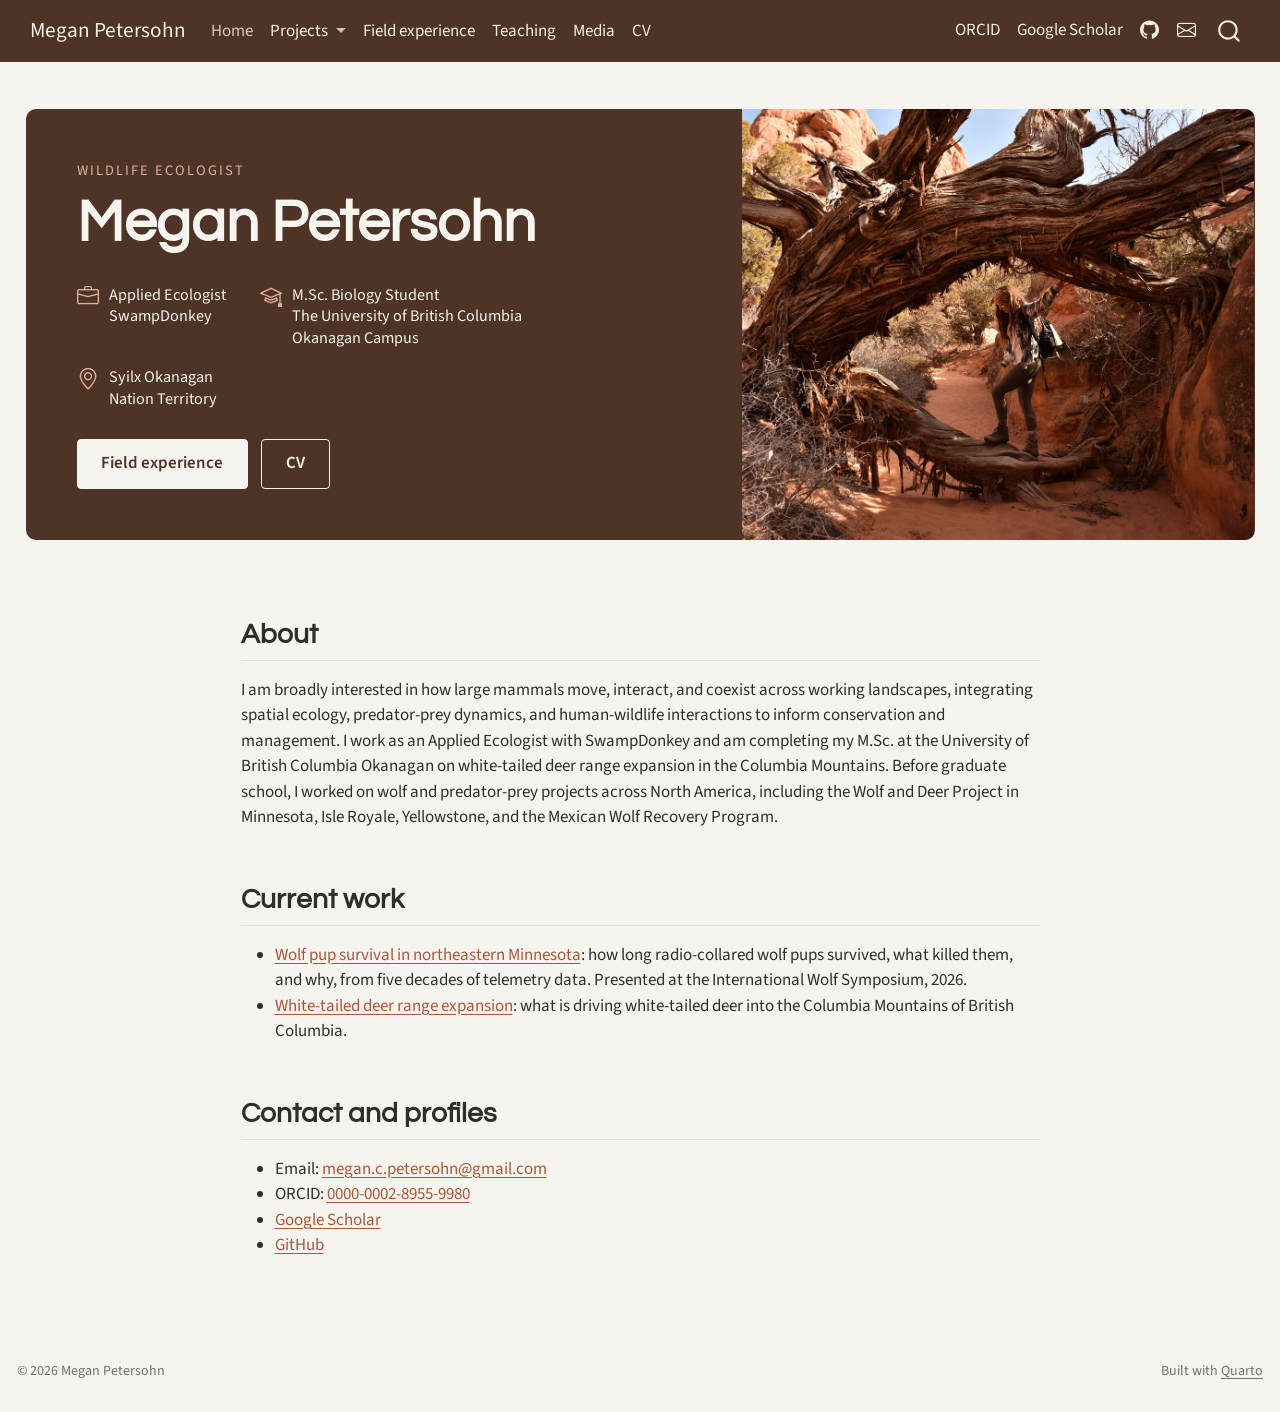
<file: docs/index.html>
<!DOCTYPE html>
<html xmlns="http://www.w3.org/1999/xhtml" lang="en" xml:lang="en"><head>

<meta charset="utf-8">
<meta name="generator" content="quarto-1.6.40">

<meta name="viewport" content="width=device-width, initial-scale=1.0, user-scalable=yes">


<title>Megan Petersohn</title>
<style>
code{white-space: pre-wrap;}
span.smallcaps{font-variant: small-caps;}
div.columns{display: flex; gap: min(4vw, 1.5em);}
div.column{flex: auto; overflow-x: auto;}
div.hanging-indent{margin-left: 1.5em; text-indent: -1.5em;}
ul.task-list{list-style: none;}
ul.task-list li input[type="checkbox"] {
  width: 0.8em;
  margin: 0 0.8em 0.2em -1em; /* quarto-specific, see https://github.com/quarto-dev/quarto-cli/issues/4556 */ 
  vertical-align: middle;
}
</style>


<script src="site_libs/quarto-nav/quarto-nav.js"></script>
<script src="site_libs/quarto-nav/headroom.min.js"></script>
<script src="site_libs/clipboard/clipboard.min.js"></script>
<script src="site_libs/quarto-search/autocomplete.umd.js"></script>
<script src="site_libs/quarto-search/fuse.min.js"></script>
<script src="site_libs/quarto-search/quarto-search.js"></script>
<meta name="quarto:offset" content="./">
<script src="site_libs/quarto-html/quarto.js"></script>
<script src="site_libs/quarto-html/popper.min.js"></script>
<script src="site_libs/quarto-html/tippy.umd.min.js"></script>
<script src="site_libs/quarto-html/anchor.min.js"></script>
<link href="site_libs/quarto-html/tippy.css" rel="stylesheet">
<link href="site_libs/quarto-html/quarto-syntax-highlighting-549806ee2085284f45b00abea8c6df48.css" rel="stylesheet" id="quarto-text-highlighting-styles">
<script src="site_libs/bootstrap/bootstrap.min.js"></script>
<link href="site_libs/bootstrap/bootstrap-icons.css" rel="stylesheet">
<link href="site_libs/bootstrap/bootstrap-301045ceb5a69488ad2a655b0d117735.min.css" rel="stylesheet" append-hash="true" id="quarto-bootstrap" data-mode="light">
<script id="quarto-search-options" type="application/json">{
  "location": "navbar",
  "copy-button": false,
  "collapse-after": 3,
  "panel-placement": "end",
  "type": "overlay",
  "limit": 50,
  "keyboard-shortcut": [
    "f",
    "/",
    "s"
  ],
  "show-item-context": false,
  "language": {
    "search-no-results-text": "No results",
    "search-matching-documents-text": "matching documents",
    "search-copy-link-title": "Copy link to search",
    "search-hide-matches-text": "Hide additional matches",
    "search-more-match-text": "more match in this document",
    "search-more-matches-text": "more matches in this document",
    "search-clear-button-title": "Clear",
    "search-text-placeholder": "",
    "search-detached-cancel-button-title": "Cancel",
    "search-submit-button-title": "Submit",
    "search-label": "Search"
  }
}</script>
<style>html{ scroll-behavior: smooth; }</style>


</head>

<body class="nav-fixed fullcontent">

<div id="quarto-search-results"></div>
  <header id="quarto-header" class="headroom fixed-top">
    <nav class="navbar navbar-expand-xl " data-bs-theme="dark">
      <div class="navbar-container container-fluid">
      <div class="navbar-brand-container mx-auto">
    <a class="navbar-brand" href="./index.html">
    <span class="navbar-title">Megan Petersohn</span>
    </a>
  </div>
            <div id="quarto-search" class="" title="Search"></div>
          <button class="navbar-toggler" type="button" data-bs-toggle="collapse" data-bs-target="#navbarCollapse" aria-controls="navbarCollapse" role="menu" aria-expanded="false" aria-label="Toggle navigation" onclick="if (window.quartoToggleHeadroom) { window.quartoToggleHeadroom(); }">
  <span class="navbar-toggler-icon"></span>
</button>
          <div class="collapse navbar-collapse" id="navbarCollapse">
            <ul class="navbar-nav navbar-nav-scroll me-auto">
  <li class="nav-item">
    <a class="nav-link active" href="./index.html" aria-current="page"> 
<span class="menu-text">Home</span></a>
  </li>  
  <li class="nav-item dropdown ">
    <a class="nav-link dropdown-toggle" href="#" id="nav-menu-projects" role="link" data-bs-toggle="dropdown" aria-expanded="false">
 <span class="menu-text">Projects</span>
    </a>
    <ul class="dropdown-menu" aria-labelledby="nav-menu-projects">    
        <li>
    <a class="dropdown-item" href="./research.html">
 <span class="dropdown-text">Current projects</span></a>
  </li>  
        <li>
    <a class="dropdown-item" href="./projects/wtd-expansion/index.html">
 <span class="dropdown-text">White-tailed deer</span></a>
  </li>  
        <li>
    <a class="dropdown-item" href="./projects/snf-wolf-pups/index.html">
 <span class="dropdown-text">Wolf pup survival</span></a>
  </li>  
    </ul>
  </li>
  <li class="nav-item">
    <a class="nav-link" href="./experience.html"> 
<span class="menu-text">Field experience</span></a>
  </li>  
  <li class="nav-item">
    <a class="nav-link" href="./teaching.html"> 
<span class="menu-text">Teaching</span></a>
  </li>  
  <li class="nav-item">
    <a class="nav-link" href="./media.html"> 
<span class="menu-text">Media</span></a>
  </li>  
  <li class="nav-item">
    <a class="nav-link" href="./cv.html"> 
<span class="menu-text">CV</span></a>
  </li>  
</ul>
            <ul class="navbar-nav navbar-nav-scroll ms-auto">
  <li class="nav-item">
    <a class="nav-link" href="https://orcid.org/0000-0002-8955-9980"> 
<span class="menu-text">ORCID</span></a>
  </li>  
  <li class="nav-item">
    <a class="nav-link" href="https://scholar.google.com/citations?user=bjq4MwMAAAAJ"> 
<span class="menu-text">Google Scholar</span></a>
  </li>  
  <li class="nav-item compact">
    <a class="nav-link" href="https://github.com/meganpetersohn"> <i class="bi bi-github" role="img" aria-label="GitHub">
</i> 
<span class="menu-text"></span></a>
  </li>  
  <li class="nav-item compact">
    <a class="nav-link" href="mailto:megan.c.petersohn@gmail.com"> <i class="bi bi-envelope" role="img" aria-label="Email">
</i> 
<span class="menu-text"></span></a>
  </li>  
</ul>
          </div> <!-- /navcollapse -->
            <div class="quarto-navbar-tools">
</div>
      </div> <!-- /container-fluid -->
    </nav>
</header>
<!-- content -->
<div id="quarto-content" class="quarto-container page-columns page-rows-contents page-layout-article page-navbar">
<!-- sidebar -->
<!-- margin-sidebar -->
    
<!-- main -->
<main class="content page-columns page-full" id="quarto-document-content"><header id="title-block-header" class="quarto-title-block"></header>




<section class="hero column-screen-inset">
  <div class="hero-text">
    <p class="hero-eyebrow">Wildlife ecologist</p>
    <h1 class="hero-name">Megan Petersohn</h1>
    <ul class="hero-facts">
      <li><i class="bi bi-briefcase"></i><span>Applied Ecologist<br>SwampDonkey</span></li>
      <li><i class="bi bi-mortarboard"></i><span>M.Sc. Biology Student<br>The University of British Columbia<br>Okanagan Campus</span></li>
      <li><i class="bi bi-geo-alt"></i><span>Syilx Okanagan<br>Nation Territory</span></li>
    </ul>
    <div class="hero-buttons">
      <a class="hero-btn" href="experience.html">Field experience</a>
      <a class="hero-btn hero-btn-ghost" href="cv.html">CV</a>
    </div>
  </div>
  <div class="hero-photo">
    <img src="files/home/hero_juniper.jpg" alt="Megan climbing through the arch of a twisted juniper on a red-sand desert trail." style="object-position: 55% 50%;">
  </div>
</section>
<section id="about" class="level2">
<h2 class="anchored" data-anchor-id="about">About</h2>
<p>I am broadly interested in how large mammals move, interact, and coexist across working landscapes, integrating spatial ecology, predator-prey dynamics, and human-wildlife interactions to inform conservation and management. I work as an Applied Ecologist with SwampDonkey and am completing my M.Sc. at the University of British Columbia Okanagan on white-tailed deer range expansion in the Columbia Mountains. Before graduate school, I worked on wolf and predator-prey projects across North America, including the Wolf and Deer Project in Minnesota, Isle Royale, Yellowstone, and the Mexican Wolf Recovery Program.</p>
</section>
<section id="current-work" class="level2">
<h2 class="anchored" data-anchor-id="current-work">Current work</h2>
<ul>
<li><a href="./projects/snf-wolf-pups/index.html">Wolf pup survival in northeastern Minnesota</a>: how long radio-collared wolf pups survived, what killed them, and why, from five decades of telemetry data. Presented at the International Wolf Symposium, 2026.</li>
<li><a href="./projects/wtd-expansion/index.html">White-tailed deer range expansion</a>: what is driving white-tailed deer into the Columbia Mountains of British Columbia.</li>
</ul>
</section>
<section id="contact-and-profiles" class="level2">
<h2 class="anchored" data-anchor-id="contact-and-profiles">Contact and profiles</h2>
<ul>
<li>Email: <a href="mailto:megan.c.petersohn@gmail.com" class="email">megan.c.petersohn@gmail.com</a></li>
<li>ORCID: <a href="https://orcid.org/0000-0002-8955-9980">0000-0002-8955-9980</a></li>
<li><a href="https://scholar.google.com/citations?user=bjq4MwMAAAAJ">Google Scholar</a></li>
<li><a href="https://github.com/meganpetersohn">GitHub</a></li>
</ul>


</section>

</main> <!-- /main -->
<script id="quarto-html-after-body" type="application/javascript">
window.document.addEventListener("DOMContentLoaded", function (event) {
  const toggleBodyColorMode = (bsSheetEl) => {
    const mode = bsSheetEl.getAttribute("data-mode");
    const bodyEl = window.document.querySelector("body");
    if (mode === "dark") {
      bodyEl.classList.add("quarto-dark");
      bodyEl.classList.remove("quarto-light");
    } else {
      bodyEl.classList.add("quarto-light");
      bodyEl.classList.remove("quarto-dark");
    }
  }
  const toggleBodyColorPrimary = () => {
    const bsSheetEl = window.document.querySelector("link#quarto-bootstrap");
    if (bsSheetEl) {
      toggleBodyColorMode(bsSheetEl);
    }
  }
  toggleBodyColorPrimary();  
  const icon = "";
  const anchorJS = new window.AnchorJS();
  anchorJS.options = {
    placement: 'right',
    icon: icon
  };
  anchorJS.add('.anchored');
  const isCodeAnnotation = (el) => {
    for (const clz of el.classList) {
      if (clz.startsWith('code-annotation-')) {                     
        return true;
      }
    }
    return false;
  }
  const onCopySuccess = function(e) {
    // button target
    const button = e.trigger;
    // don't keep focus
    button.blur();
    // flash "checked"
    button.classList.add('code-copy-button-checked');
    var currentTitle = button.getAttribute("title");
    button.setAttribute("title", "Copied!");
    let tooltip;
    if (window.bootstrap) {
      button.setAttribute("data-bs-toggle", "tooltip");
      button.setAttribute("data-bs-placement", "left");
      button.setAttribute("data-bs-title", "Copied!");
      tooltip = new bootstrap.Tooltip(button, 
        { trigger: "manual", 
          customClass: "code-copy-button-tooltip",
          offset: [0, -8]});
      tooltip.show();    
    }
    setTimeout(function() {
      if (tooltip) {
        tooltip.hide();
        button.removeAttribute("data-bs-title");
        button.removeAttribute("data-bs-toggle");
        button.removeAttribute("data-bs-placement");
      }
      button.setAttribute("title", currentTitle);
      button.classList.remove('code-copy-button-checked');
    }, 1000);
    // clear code selection
    e.clearSelection();
  }
  const getTextToCopy = function(trigger) {
      const codeEl = trigger.previousElementSibling.cloneNode(true);
      for (const childEl of codeEl.children) {
        if (isCodeAnnotation(childEl)) {
          childEl.remove();
        }
      }
      return codeEl.innerText;
  }
  const clipboard = new window.ClipboardJS('.code-copy-button:not([data-in-quarto-modal])', {
    text: getTextToCopy
  });
  clipboard.on('success', onCopySuccess);
  if (window.document.getElementById('quarto-embedded-source-code-modal')) {
    const clipboardModal = new window.ClipboardJS('.code-copy-button[data-in-quarto-modal]', {
      text: getTextToCopy,
      container: window.document.getElementById('quarto-embedded-source-code-modal')
    });
    clipboardModal.on('success', onCopySuccess);
  }
    var localhostRegex = new RegExp(/^(?:http|https):\/\/localhost\:?[0-9]*\//);
    var mailtoRegex = new RegExp(/^mailto:/);
      var filterRegex = new RegExp("https:\/\/meganpetersohn\.github\.io");
    var isInternal = (href) => {
        return filterRegex.test(href) || localhostRegex.test(href) || mailtoRegex.test(href);
    }
    // Inspect non-navigation links and adorn them if external
 	var links = window.document.querySelectorAll('a[href]:not(.nav-link):not(.navbar-brand):not(.toc-action):not(.sidebar-link):not(.sidebar-item-toggle):not(.pagination-link):not(.no-external):not([aria-hidden]):not(.dropdown-item):not(.quarto-navigation-tool):not(.about-link)');
    for (var i=0; i<links.length; i++) {
      const link = links[i];
      if (!isInternal(link.href)) {
        // undo the damage that might have been done by quarto-nav.js in the case of
        // links that we want to consider external
        if (link.dataset.originalHref !== undefined) {
          link.href = link.dataset.originalHref;
        }
          // target, if specified
          link.setAttribute("target", "_blank");
          if (link.getAttribute("rel") === null) {
            link.setAttribute("rel", "noopener");
          }
      }
    }
  function tippyHover(el, contentFn, onTriggerFn, onUntriggerFn) {
    const config = {
      allowHTML: true,
      maxWidth: 500,
      delay: 100,
      arrow: false,
      appendTo: function(el) {
          return el.parentElement;
      },
      interactive: true,
      interactiveBorder: 10,
      theme: 'quarto',
      placement: 'bottom-start',
    };
    if (contentFn) {
      config.content = contentFn;
    }
    if (onTriggerFn) {
      config.onTrigger = onTriggerFn;
    }
    if (onUntriggerFn) {
      config.onUntrigger = onUntriggerFn;
    }
    window.tippy(el, config); 
  }
  const noterefs = window.document.querySelectorAll('a[role="doc-noteref"]');
  for (var i=0; i<noterefs.length; i++) {
    const ref = noterefs[i];
    tippyHover(ref, function() {
      // use id or data attribute instead here
      let href = ref.getAttribute('data-footnote-href') || ref.getAttribute('href');
      try { href = new URL(href).hash; } catch {}
      const id = href.replace(/^#\/?/, "");
      const note = window.document.getElementById(id);
      if (note) {
        return note.innerHTML;
      } else {
        return "";
      }
    });
  }
  const xrefs = window.document.querySelectorAll('a.quarto-xref');
  const processXRef = (id, note) => {
    // Strip column container classes
    const stripColumnClz = (el) => {
      el.classList.remove("page-full", "page-columns");
      if (el.children) {
        for (const child of el.children) {
          stripColumnClz(child);
        }
      }
    }
    stripColumnClz(note)
    if (id === null || id.startsWith('sec-')) {
      // Special case sections, only their first couple elements
      const container = document.createElement("div");
      if (note.children && note.children.length > 2) {
        container.appendChild(note.children[0].cloneNode(true));
        for (let i = 1; i < note.children.length; i++) {
          const child = note.children[i];
          if (child.tagName === "P" && child.innerText === "") {
            continue;
          } else {
            container.appendChild(child.cloneNode(true));
            break;
          }
        }
        if (window.Quarto?.typesetMath) {
          window.Quarto.typesetMath(container);
        }
        return container.innerHTML
      } else {
        if (window.Quarto?.typesetMath) {
          window.Quarto.typesetMath(note);
        }
        return note.innerHTML;
      }
    } else {
      // Remove any anchor links if they are present
      const anchorLink = note.querySelector('a.anchorjs-link');
      if (anchorLink) {
        anchorLink.remove();
      }
      if (window.Quarto?.typesetMath) {
        window.Quarto.typesetMath(note);
      }
      if (note.classList.contains("callout")) {
        return note.outerHTML;
      } else {
        return note.innerHTML;
      }
    }
  }
  for (var i=0; i<xrefs.length; i++) {
    const xref = xrefs[i];
    tippyHover(xref, undefined, function(instance) {
      instance.disable();
      let url = xref.getAttribute('href');
      let hash = undefined; 
      if (url.startsWith('#')) {
        hash = url;
      } else {
        try { hash = new URL(url).hash; } catch {}
      }
      if (hash) {
        const id = hash.replace(/^#\/?/, "");
        const note = window.document.getElementById(id);
        if (note !== null) {
          try {
            const html = processXRef(id, note.cloneNode(true));
            instance.setContent(html);
          } finally {
            instance.enable();
            instance.show();
          }
        } else {
          // See if we can fetch this
          fetch(url.split('#')[0])
          .then(res => res.text())
          .then(html => {
            const parser = new DOMParser();
            const htmlDoc = parser.parseFromString(html, "text/html");
            const note = htmlDoc.getElementById(id);
            if (note !== null) {
              const html = processXRef(id, note);
              instance.setContent(html);
            } 
          }).finally(() => {
            instance.enable();
            instance.show();
          });
        }
      } else {
        // See if we can fetch a full url (with no hash to target)
        // This is a special case and we should probably do some content thinning / targeting
        fetch(url)
        .then(res => res.text())
        .then(html => {
          const parser = new DOMParser();
          const htmlDoc = parser.parseFromString(html, "text/html");
          const note = htmlDoc.querySelector('main.content');
          if (note !== null) {
            // This should only happen for chapter cross references
            // (since there is no id in the URL)
            // remove the first header
            if (note.children.length > 0 && note.children[0].tagName === "HEADER") {
              note.children[0].remove();
            }
            const html = processXRef(null, note);
            instance.setContent(html);
          } 
        }).finally(() => {
          instance.enable();
          instance.show();
        });
      }
    }, function(instance) {
    });
  }
      let selectedAnnoteEl;
      const selectorForAnnotation = ( cell, annotation) => {
        let cellAttr = 'data-code-cell="' + cell + '"';
        let lineAttr = 'data-code-annotation="' +  annotation + '"';
        const selector = 'span[' + cellAttr + '][' + lineAttr + ']';
        return selector;
      }
      const selectCodeLines = (annoteEl) => {
        const doc = window.document;
        const targetCell = annoteEl.getAttribute("data-target-cell");
        const targetAnnotation = annoteEl.getAttribute("data-target-annotation");
        const annoteSpan = window.document.querySelector(selectorForAnnotation(targetCell, targetAnnotation));
        const lines = annoteSpan.getAttribute("data-code-lines").split(",");
        const lineIds = lines.map((line) => {
          return targetCell + "-" + line;
        })
        let top = null;
        let height = null;
        let parent = null;
        if (lineIds.length > 0) {
            //compute the position of the single el (top and bottom and make a div)
            const el = window.document.getElementById(lineIds[0]);
            top = el.offsetTop;
            height = el.offsetHeight;
            parent = el.parentElement.parentElement;
          if (lineIds.length > 1) {
            const lastEl = window.document.getElementById(lineIds[lineIds.length - 1]);
            const bottom = lastEl.offsetTop + lastEl.offsetHeight;
            height = bottom - top;
          }
          if (top !== null && height !== null && parent !== null) {
            // cook up a div (if necessary) and position it 
            let div = window.document.getElementById("code-annotation-line-highlight");
            if (div === null) {
              div = window.document.createElement("div");
              div.setAttribute("id", "code-annotation-line-highlight");
              div.style.position = 'absolute';
              parent.appendChild(div);
            }
            div.style.top = top - 2 + "px";
            div.style.height = height + 4 + "px";
            div.style.left = 0;
            let gutterDiv = window.document.getElementById("code-annotation-line-highlight-gutter");
            if (gutterDiv === null) {
              gutterDiv = window.document.createElement("div");
              gutterDiv.setAttribute("id", "code-annotation-line-highlight-gutter");
              gutterDiv.style.position = 'absolute';
              const codeCell = window.document.getElementById(targetCell);
              const gutter = codeCell.querySelector('.code-annotation-gutter');
              gutter.appendChild(gutterDiv);
            }
            gutterDiv.style.top = top - 2 + "px";
            gutterDiv.style.height = height + 4 + "px";
          }
          selectedAnnoteEl = annoteEl;
        }
      };
      const unselectCodeLines = () => {
        const elementsIds = ["code-annotation-line-highlight", "code-annotation-line-highlight-gutter"];
        elementsIds.forEach((elId) => {
          const div = window.document.getElementById(elId);
          if (div) {
            div.remove();
          }
        });
        selectedAnnoteEl = undefined;
      };
        // Handle positioning of the toggle
    window.addEventListener(
      "resize",
      throttle(() => {
        elRect = undefined;
        if (selectedAnnoteEl) {
          selectCodeLines(selectedAnnoteEl);
        }
      }, 10)
    );
    function throttle(fn, ms) {
    let throttle = false;
    let timer;
      return (...args) => {
        if(!throttle) { // first call gets through
            fn.apply(this, args);
            throttle = true;
        } else { // all the others get throttled
            if(timer) clearTimeout(timer); // cancel #2
            timer = setTimeout(() => {
              fn.apply(this, args);
              timer = throttle = false;
            }, ms);
        }
      };
    }
      // Attach click handler to the DT
      const annoteDls = window.document.querySelectorAll('dt[data-target-cell]');
      for (const annoteDlNode of annoteDls) {
        annoteDlNode.addEventListener('click', (event) => {
          const clickedEl = event.target;
          if (clickedEl !== selectedAnnoteEl) {
            unselectCodeLines();
            const activeEl = window.document.querySelector('dt[data-target-cell].code-annotation-active');
            if (activeEl) {
              activeEl.classList.remove('code-annotation-active');
            }
            selectCodeLines(clickedEl);
            clickedEl.classList.add('code-annotation-active');
          } else {
            // Unselect the line
            unselectCodeLines();
            clickedEl.classList.remove('code-annotation-active');
          }
        });
      }
  const findCites = (el) => {
    const parentEl = el.parentElement;
    if (parentEl) {
      const cites = parentEl.dataset.cites;
      if (cites) {
        return {
          el,
          cites: cites.split(' ')
        };
      } else {
        return findCites(el.parentElement)
      }
    } else {
      return undefined;
    }
  };
  var bibliorefs = window.document.querySelectorAll('a[role="doc-biblioref"]');
  for (var i=0; i<bibliorefs.length; i++) {
    const ref = bibliorefs[i];
    const citeInfo = findCites(ref);
    if (citeInfo) {
      tippyHover(citeInfo.el, function() {
        var popup = window.document.createElement('div');
        citeInfo.cites.forEach(function(cite) {
          var citeDiv = window.document.createElement('div');
          citeDiv.classList.add('hanging-indent');
          citeDiv.classList.add('csl-entry');
          var biblioDiv = window.document.getElementById('ref-' + cite);
          if (biblioDiv) {
            citeDiv.innerHTML = biblioDiv.innerHTML;
          }
          popup.appendChild(citeDiv);
        });
        return popup.innerHTML;
      });
    }
  }
});
</script>
</div> <!-- /content -->
<footer class="footer">
  <div class="nav-footer">
    <div class="nav-footer-left">
<p>© 2026 Megan Petersohn</p>
</div>   
    <div class="nav-footer-center">
      &nbsp;
    </div>
    <div class="nav-footer-right">
<p>Built with <a href="https://quarto.org">Quarto</a></p>
</div>
  </div>
</footer>




<script src="site_libs/quarto-html/zenscroll-min.js"></script>
</body></html>
</file>
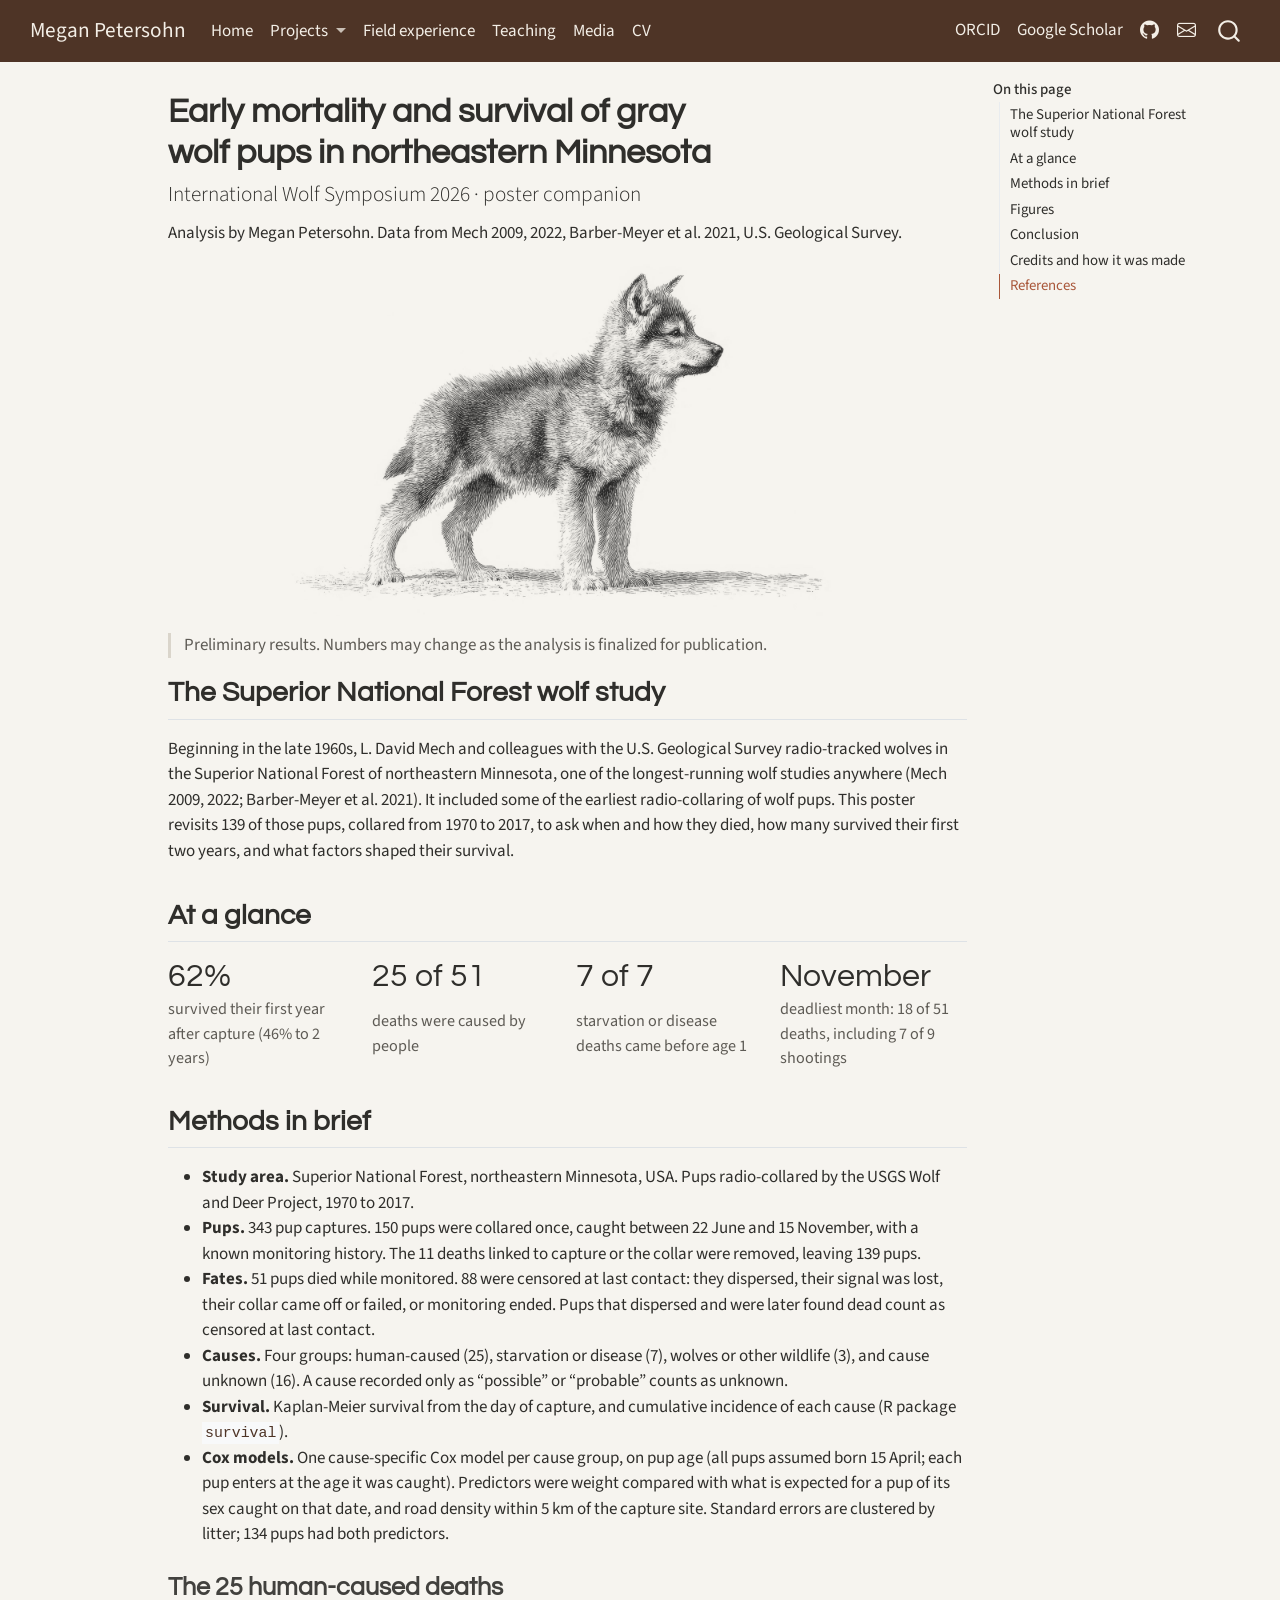
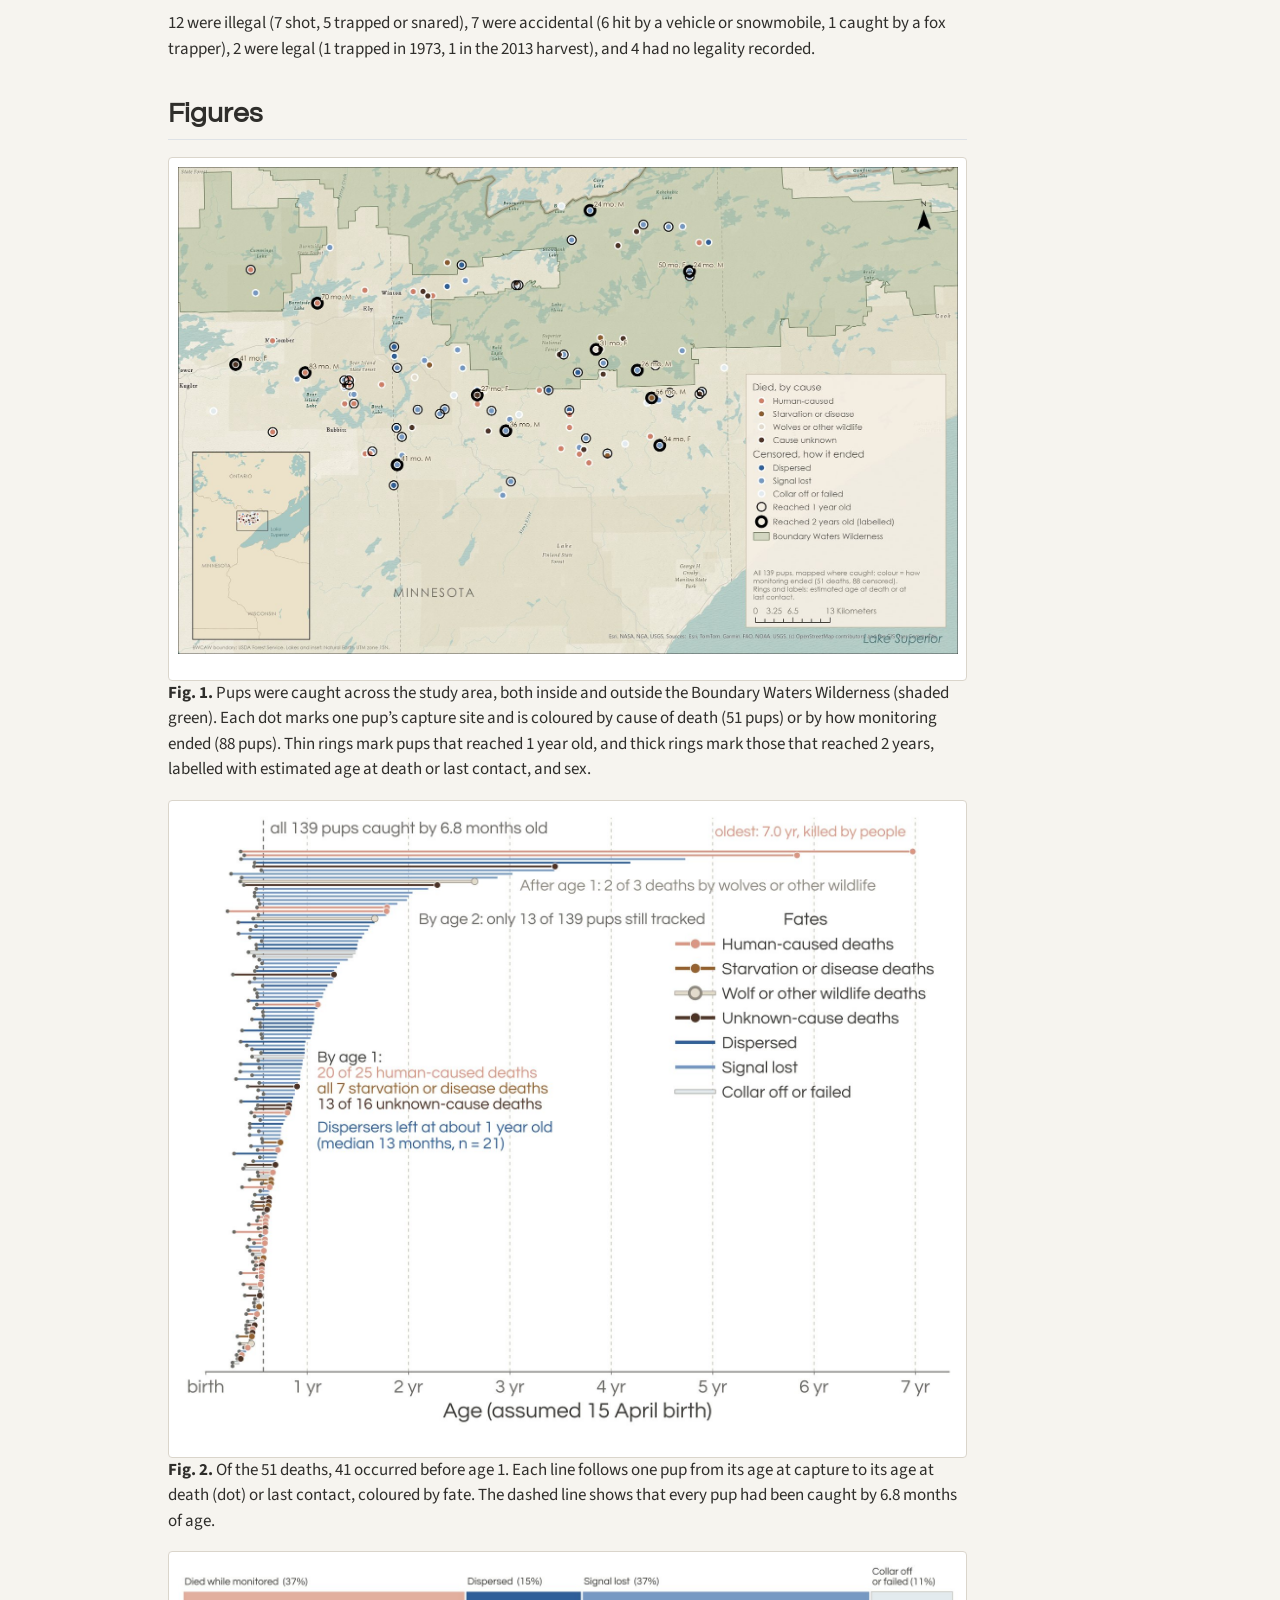
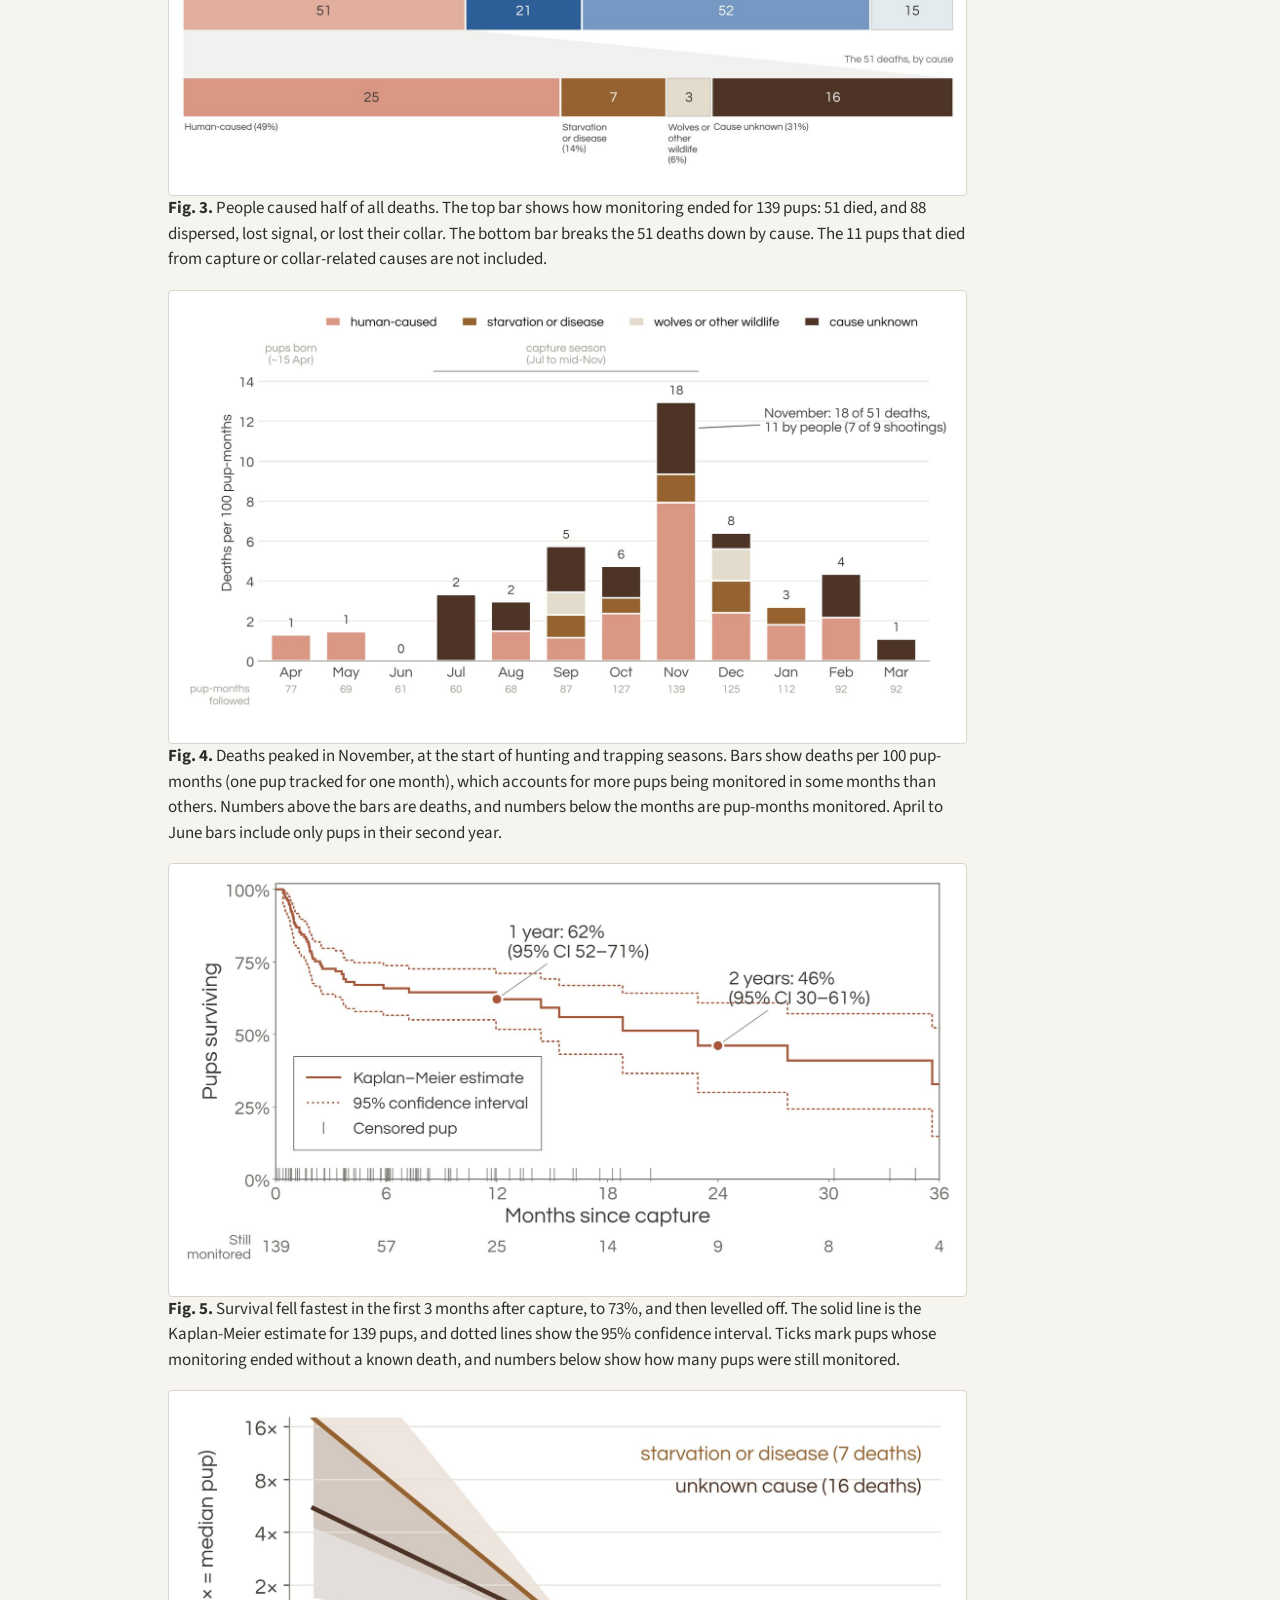
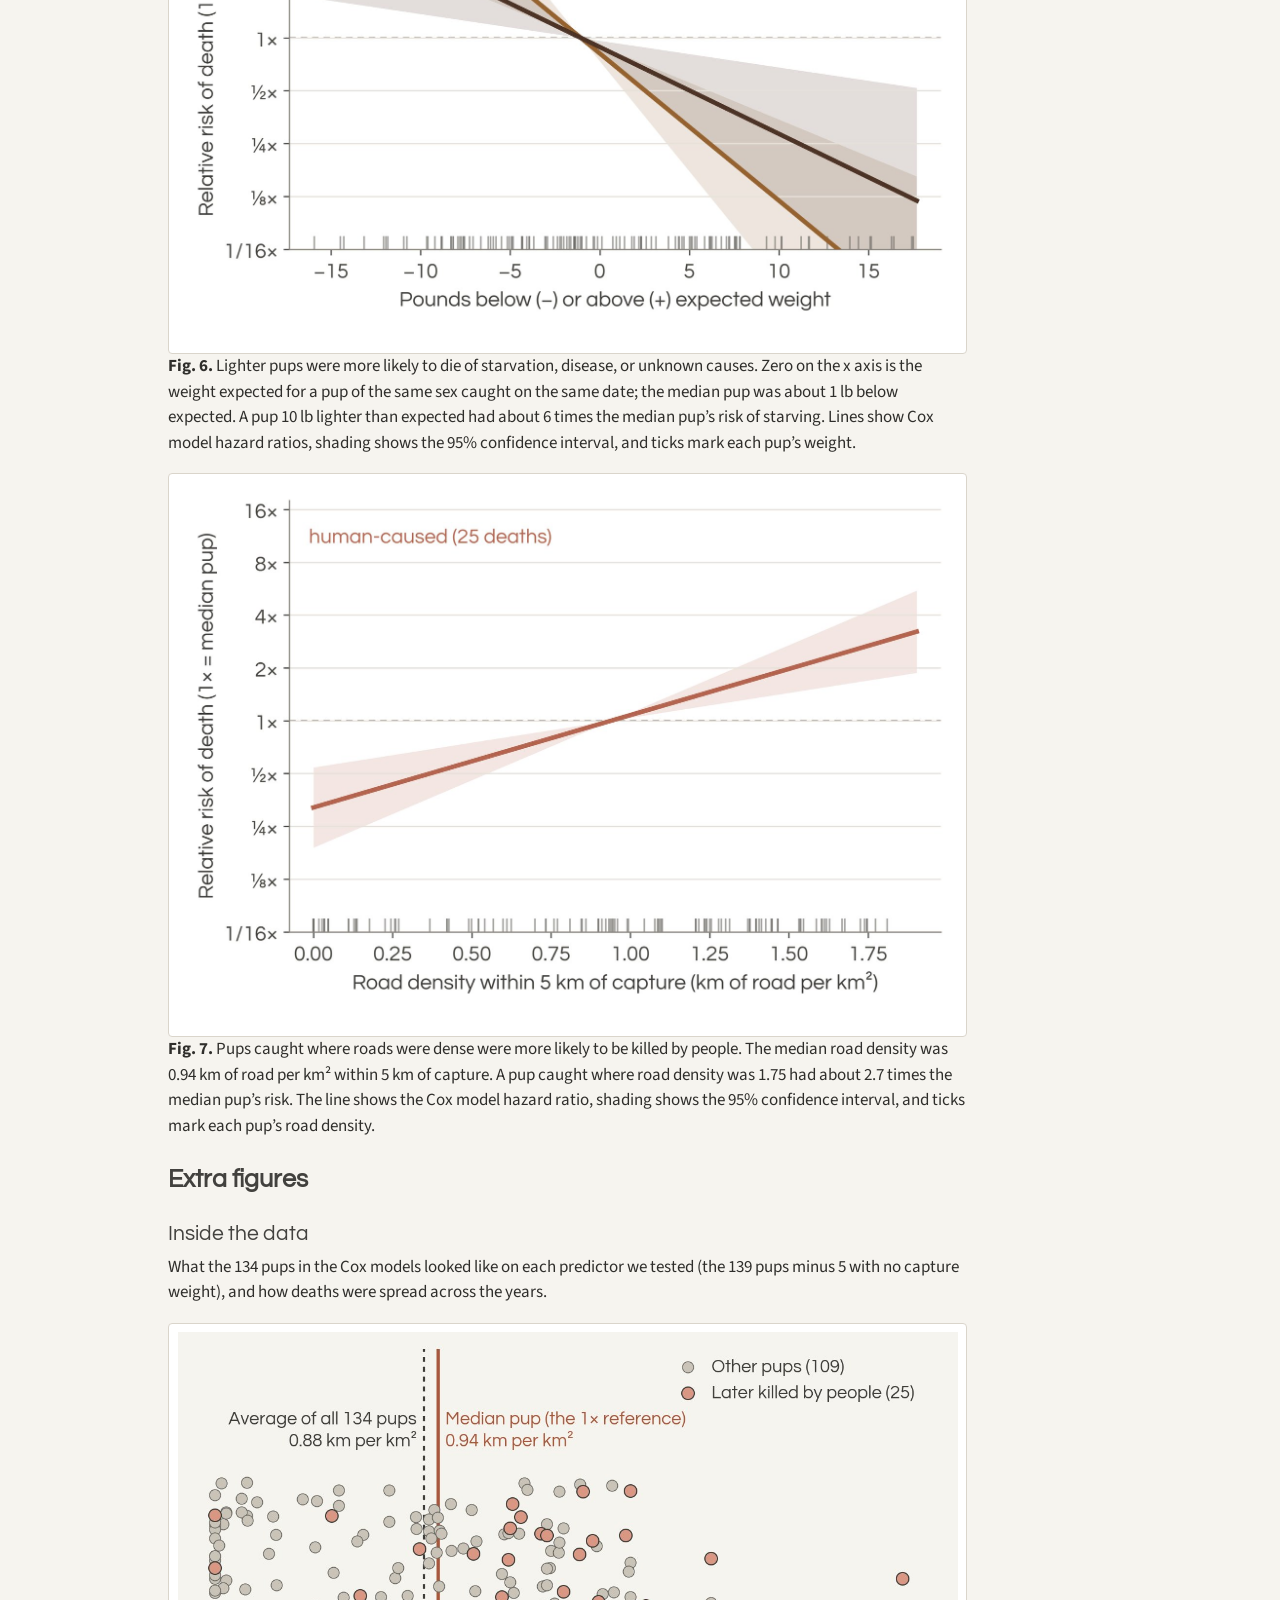
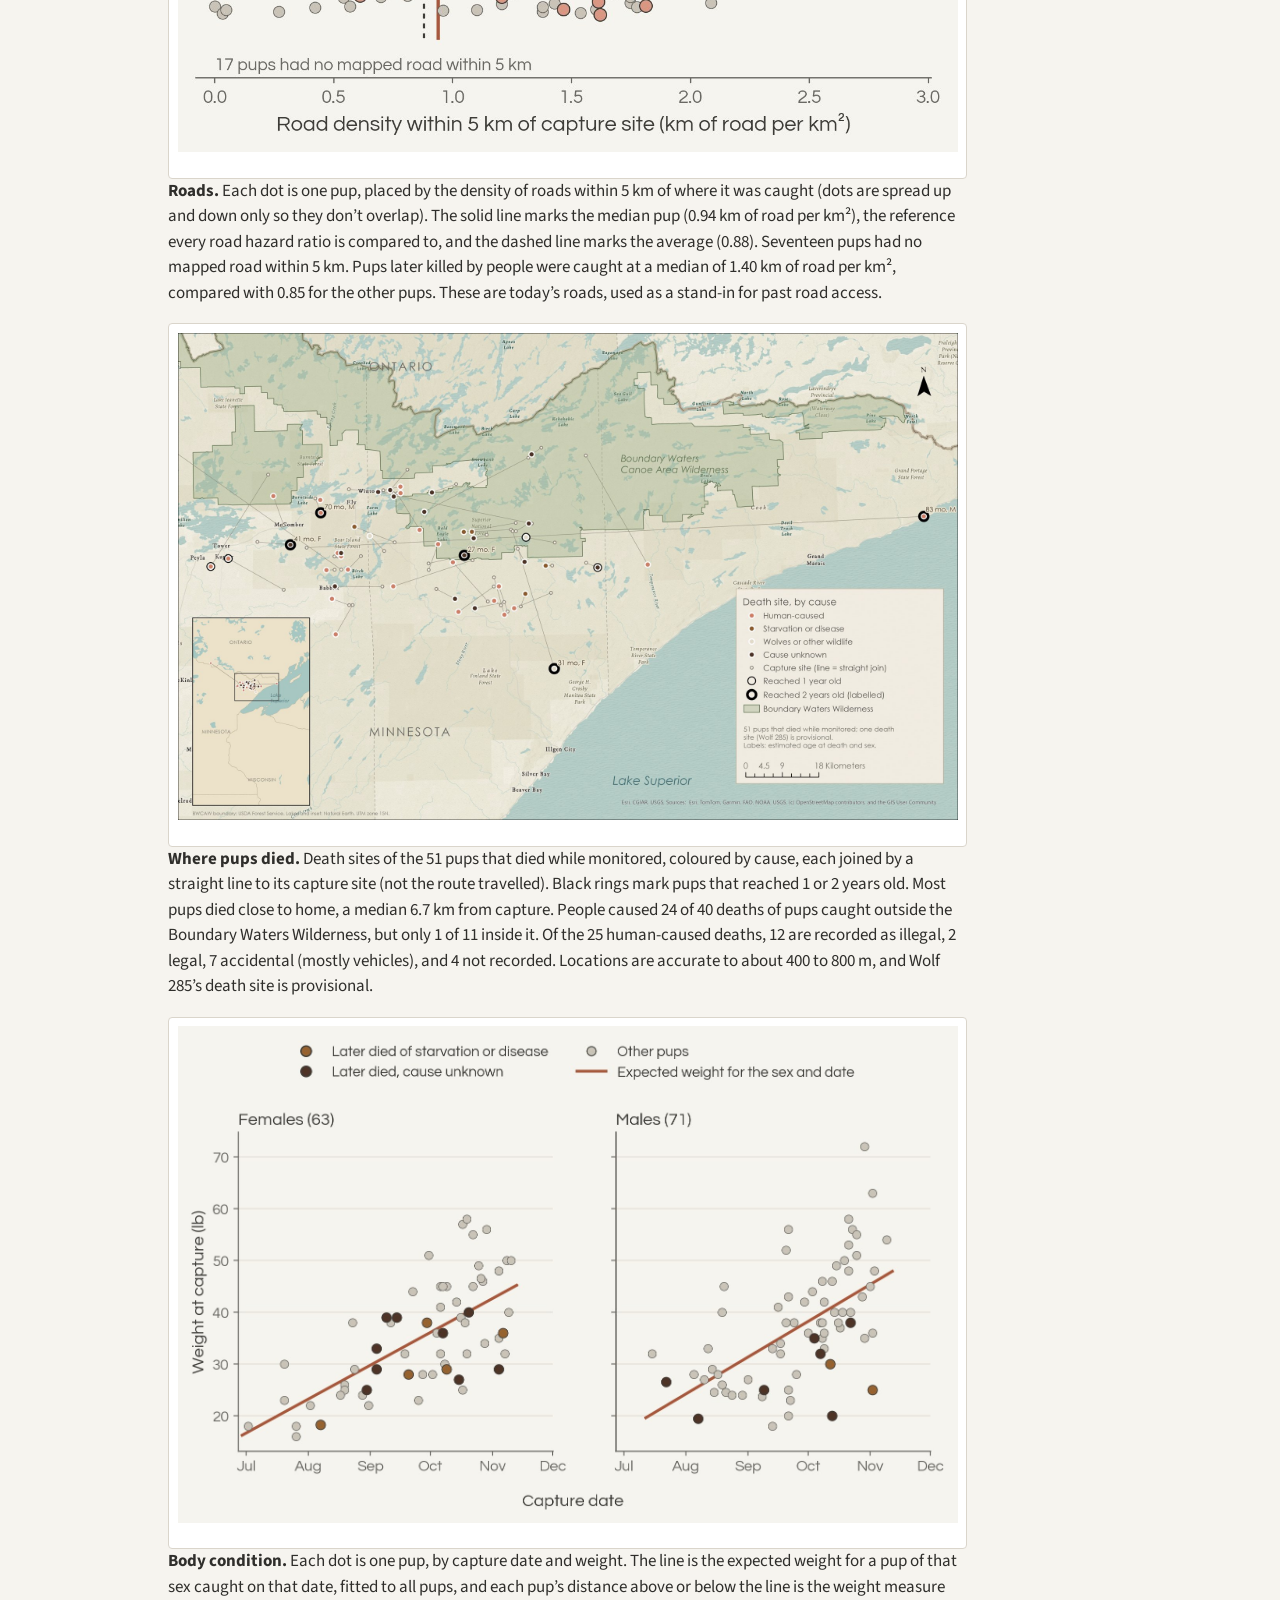
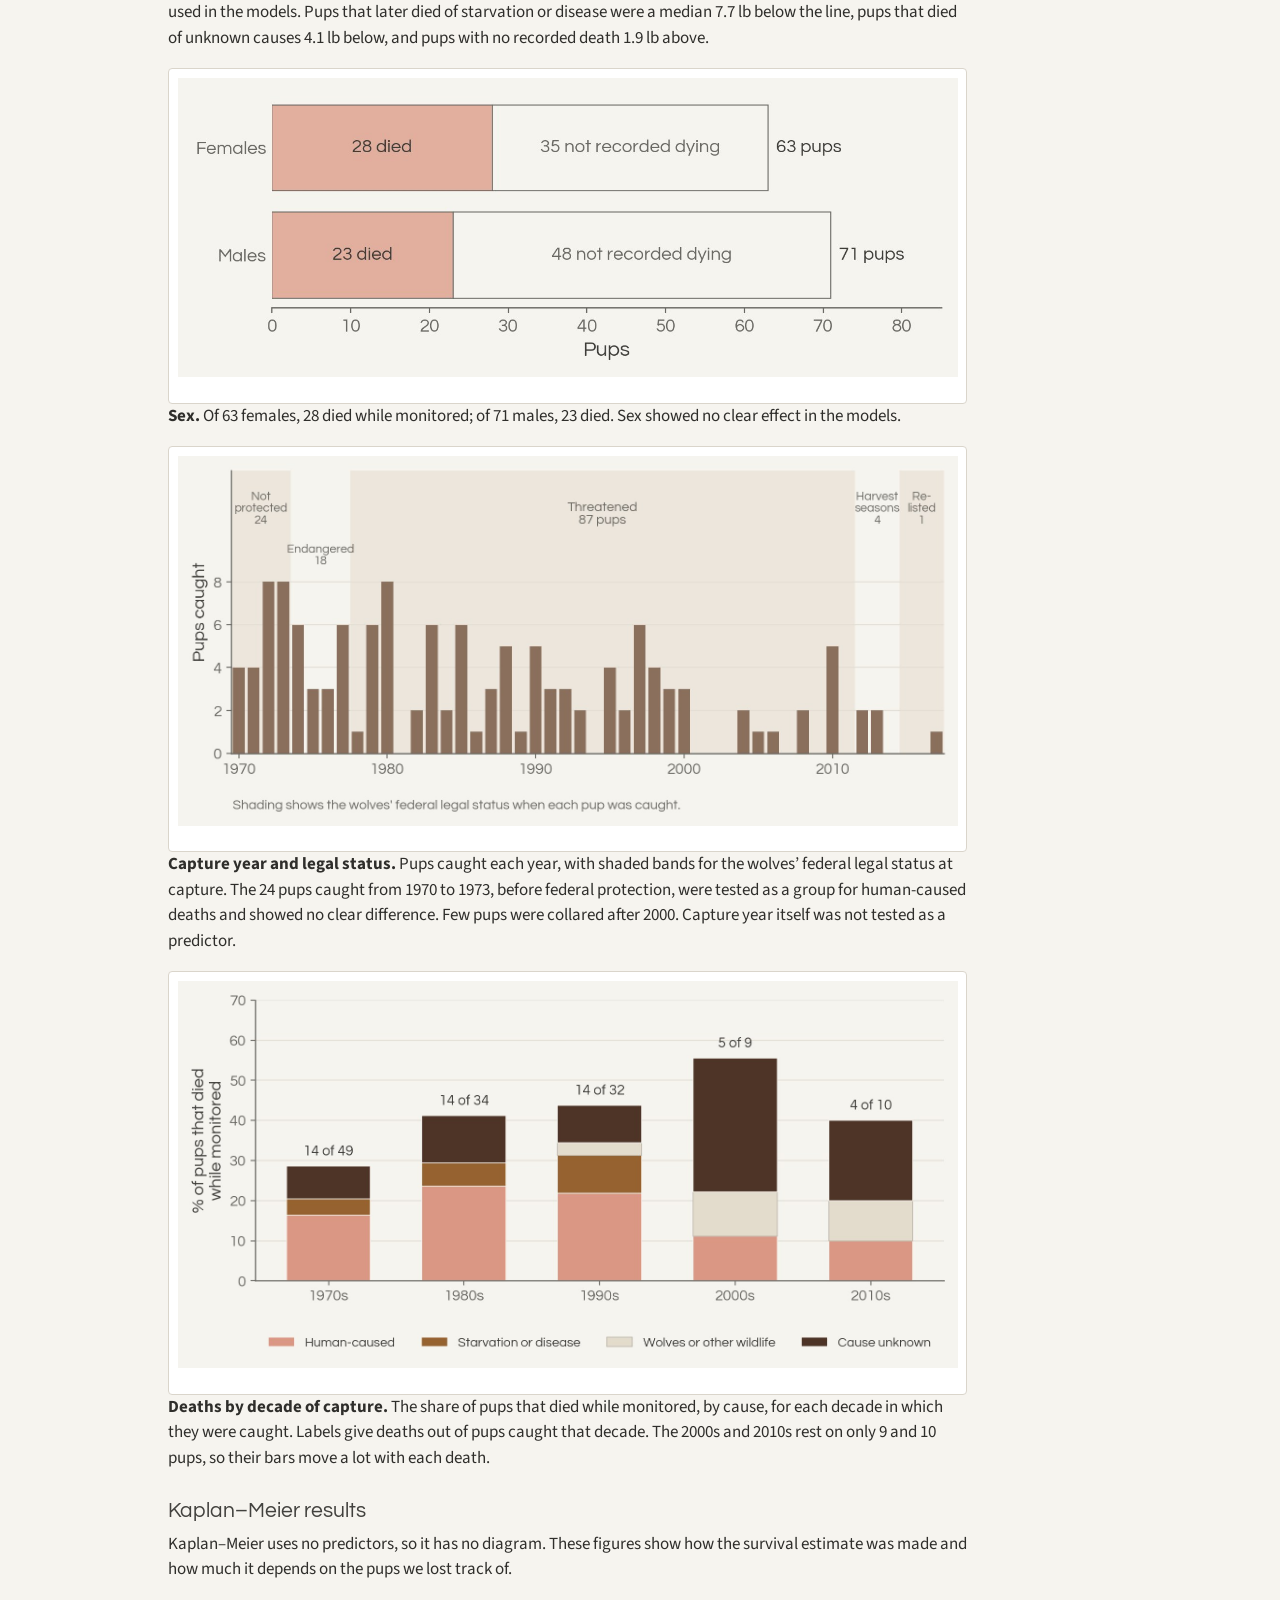
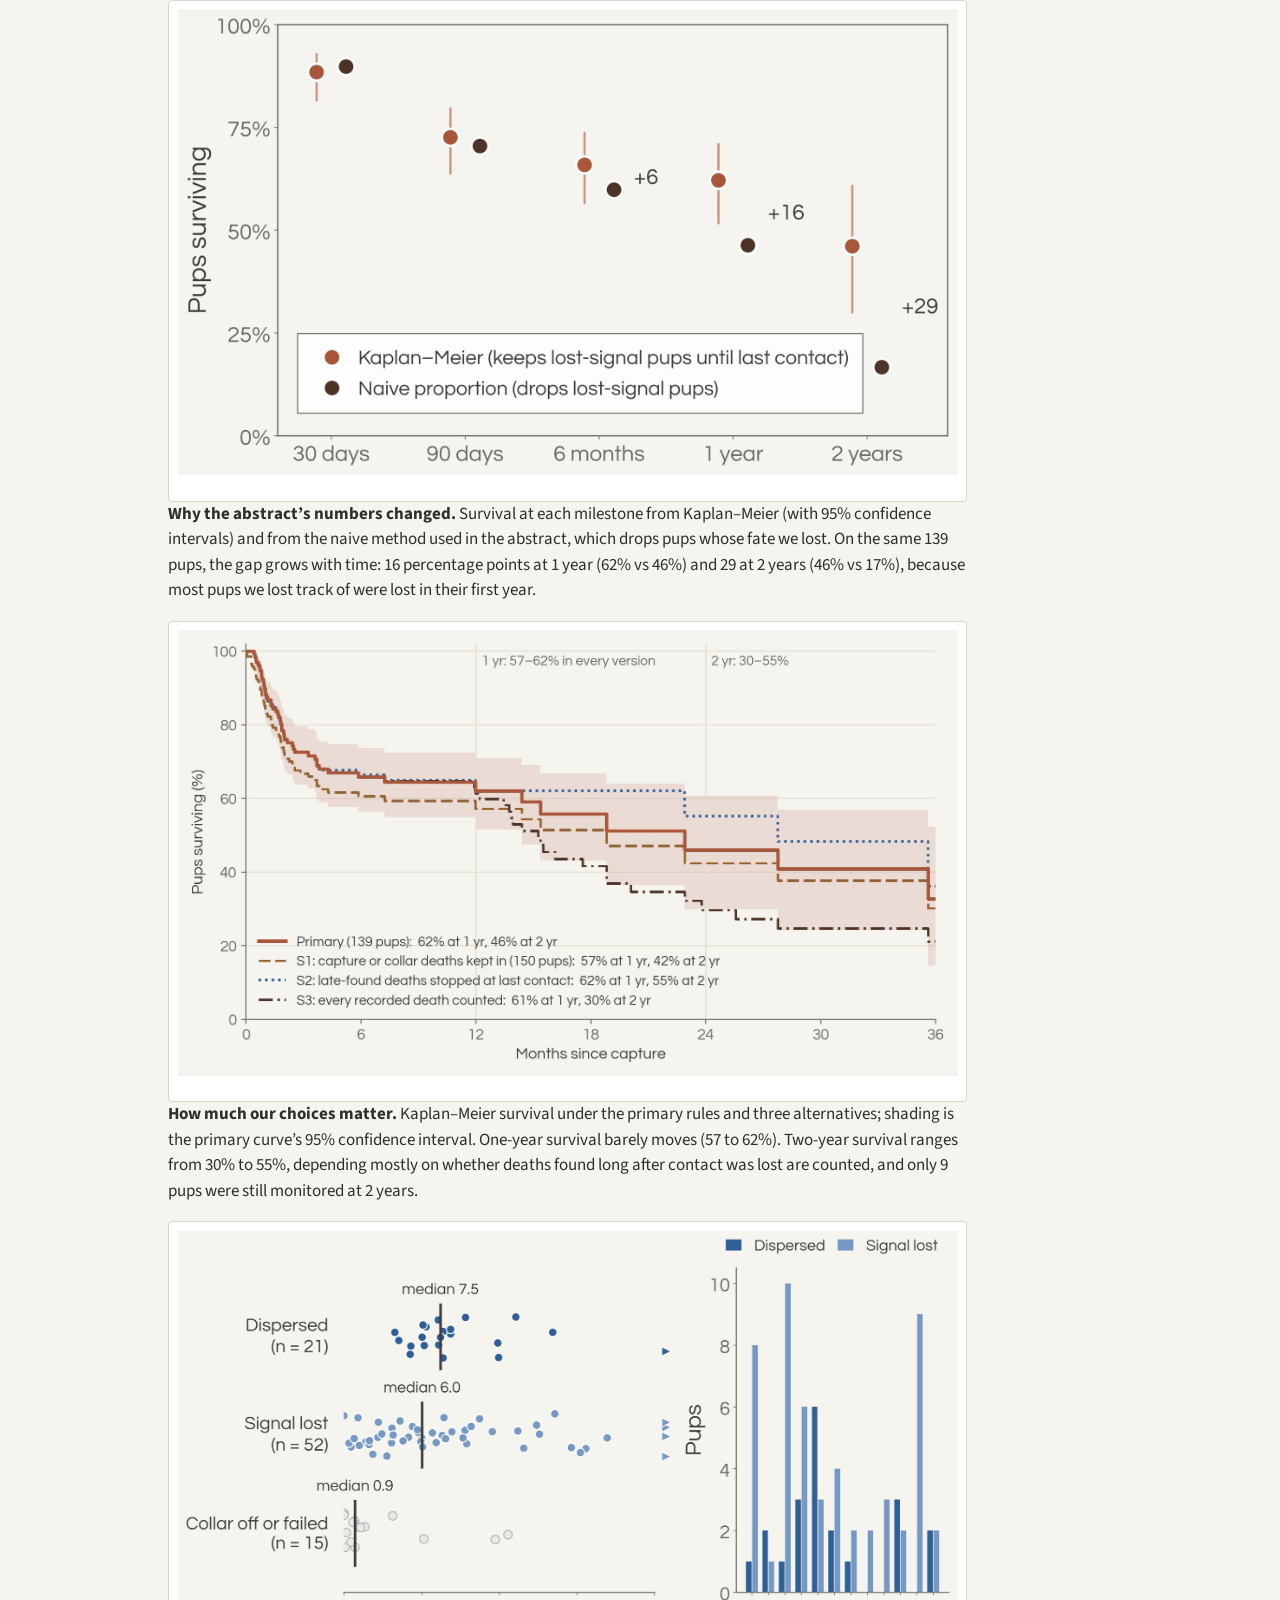
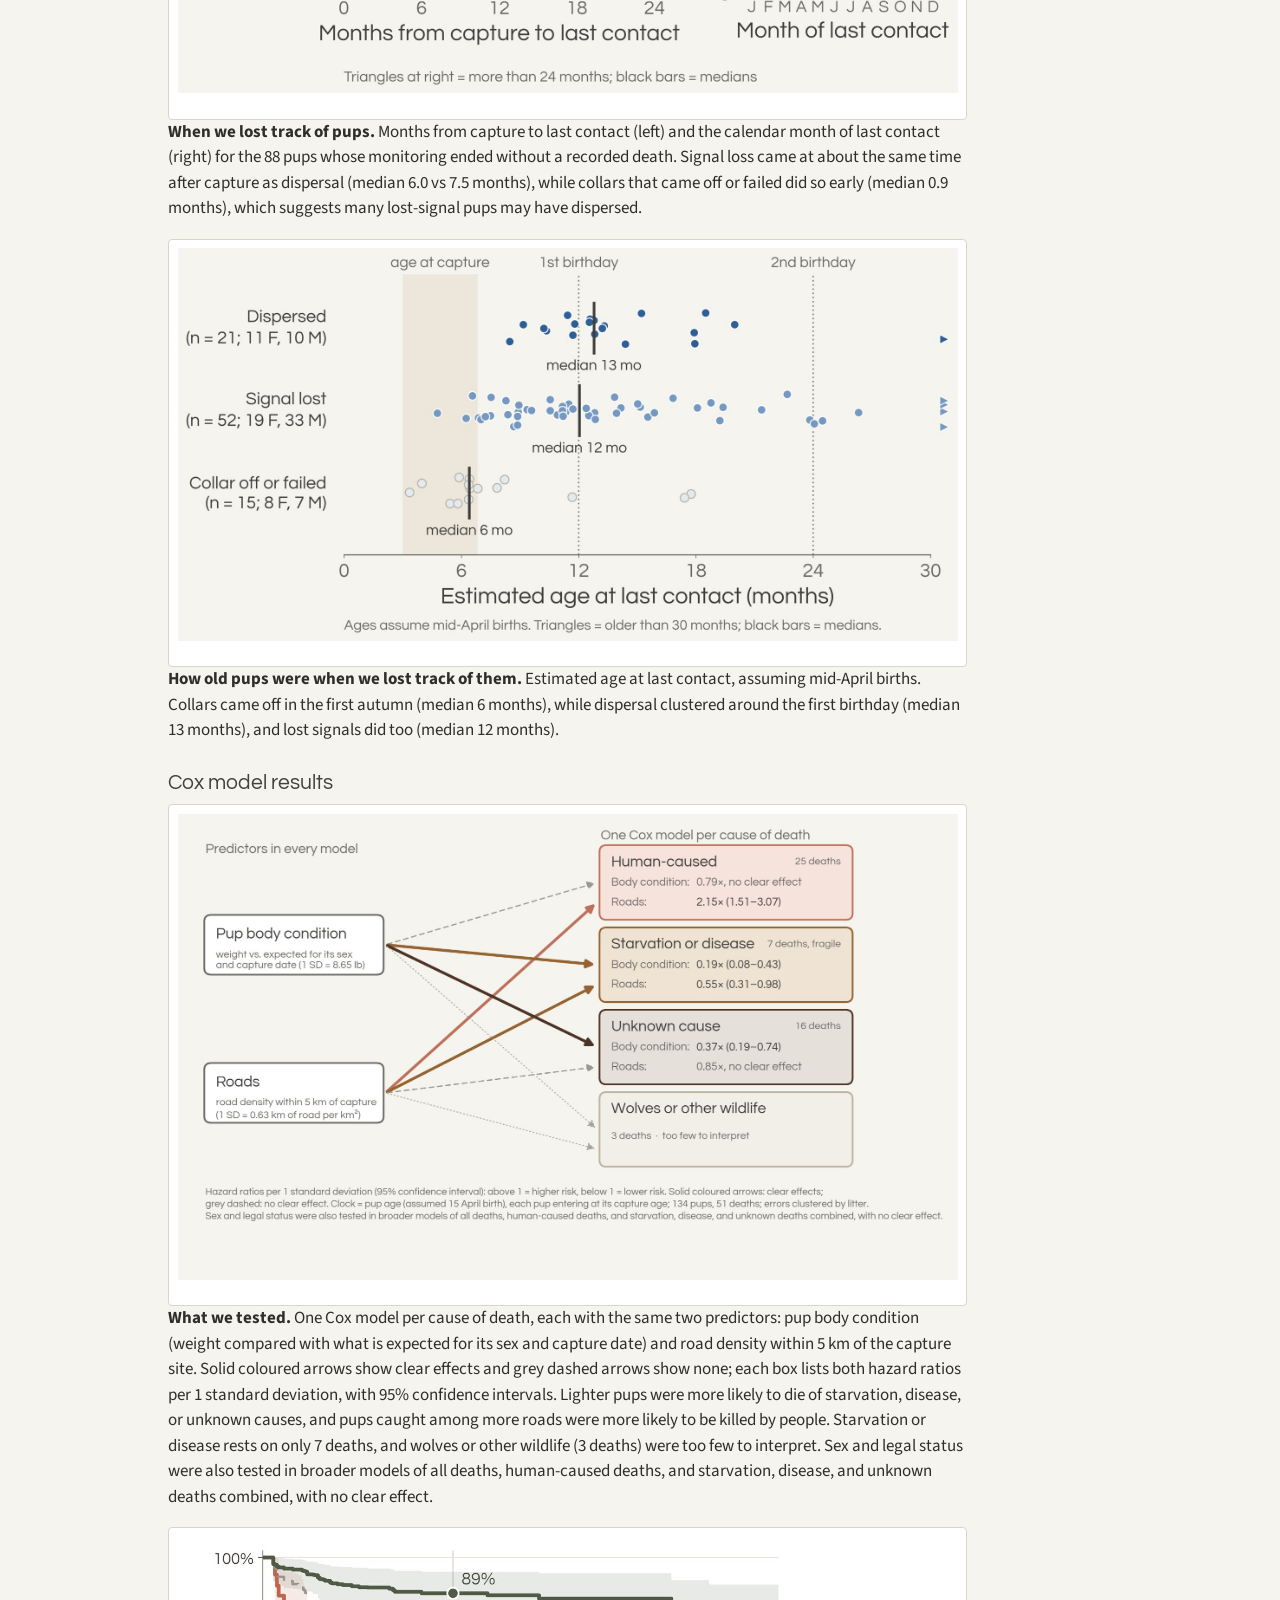
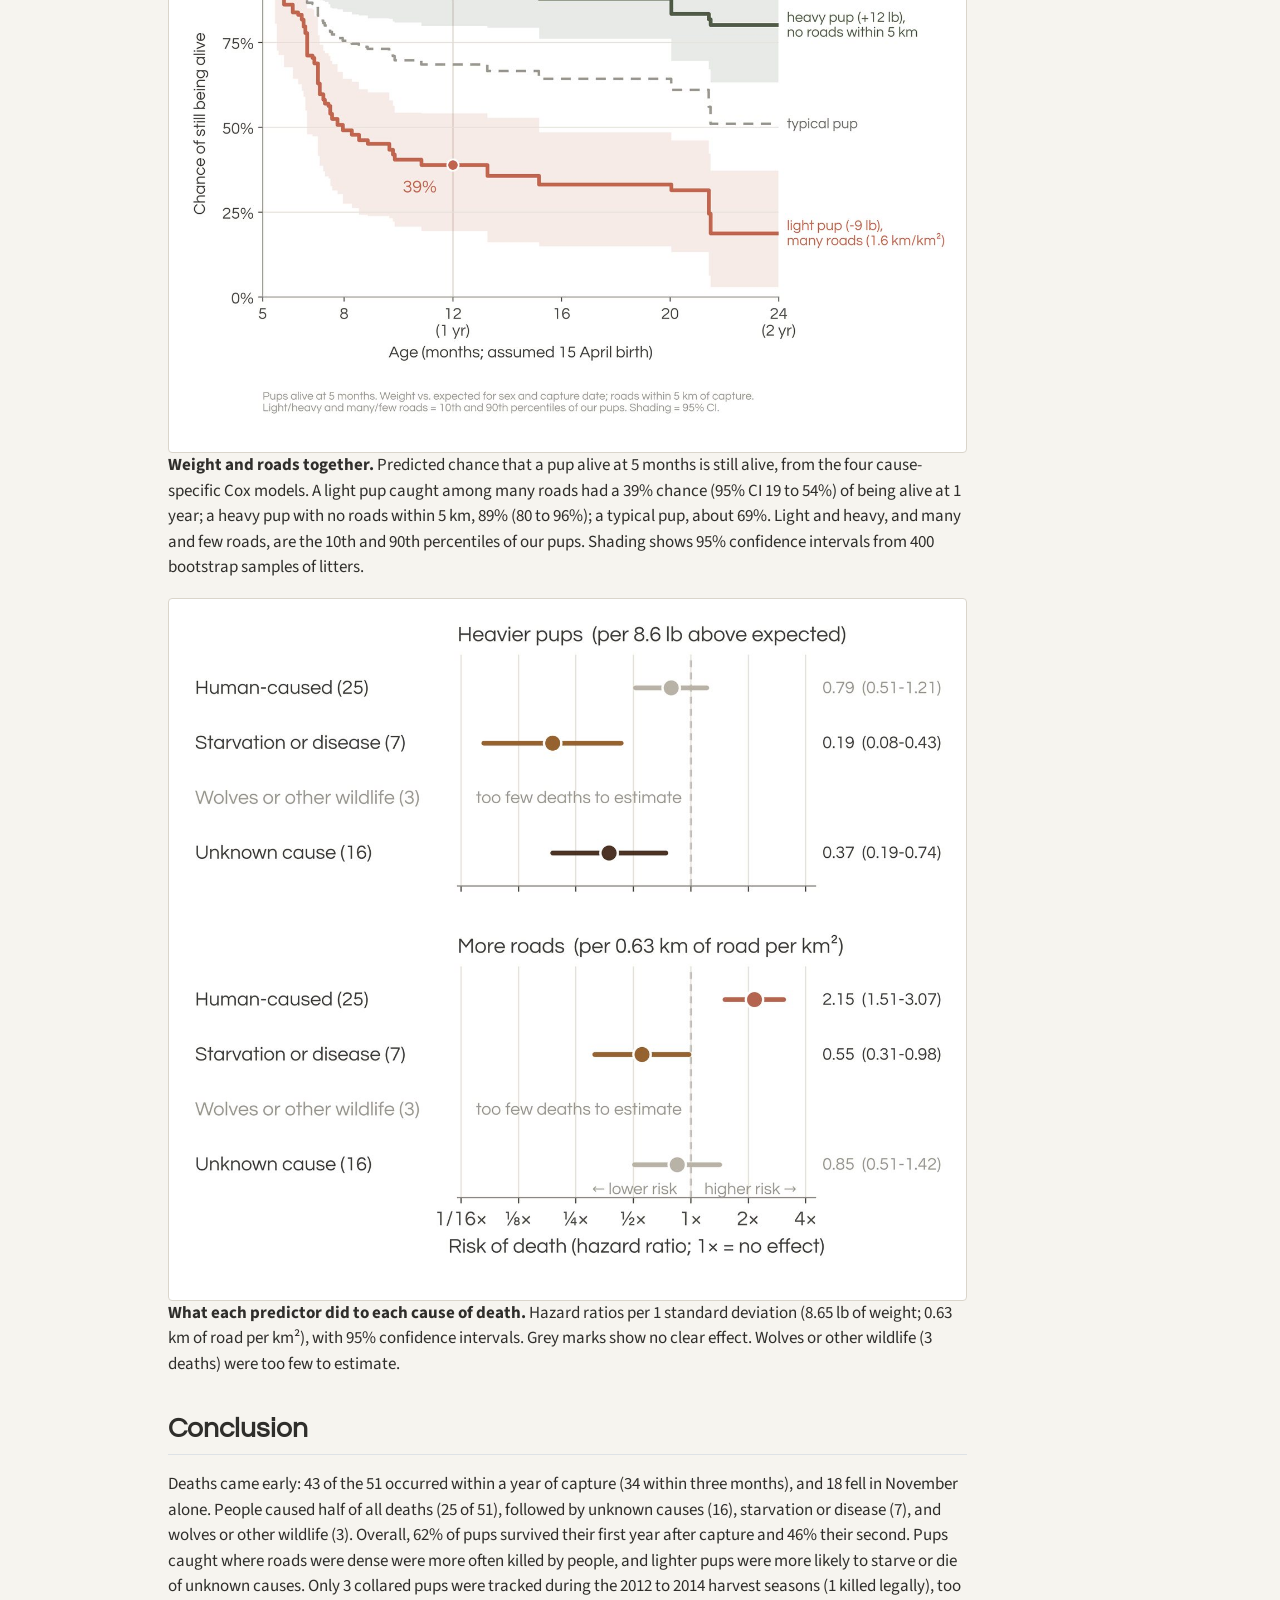
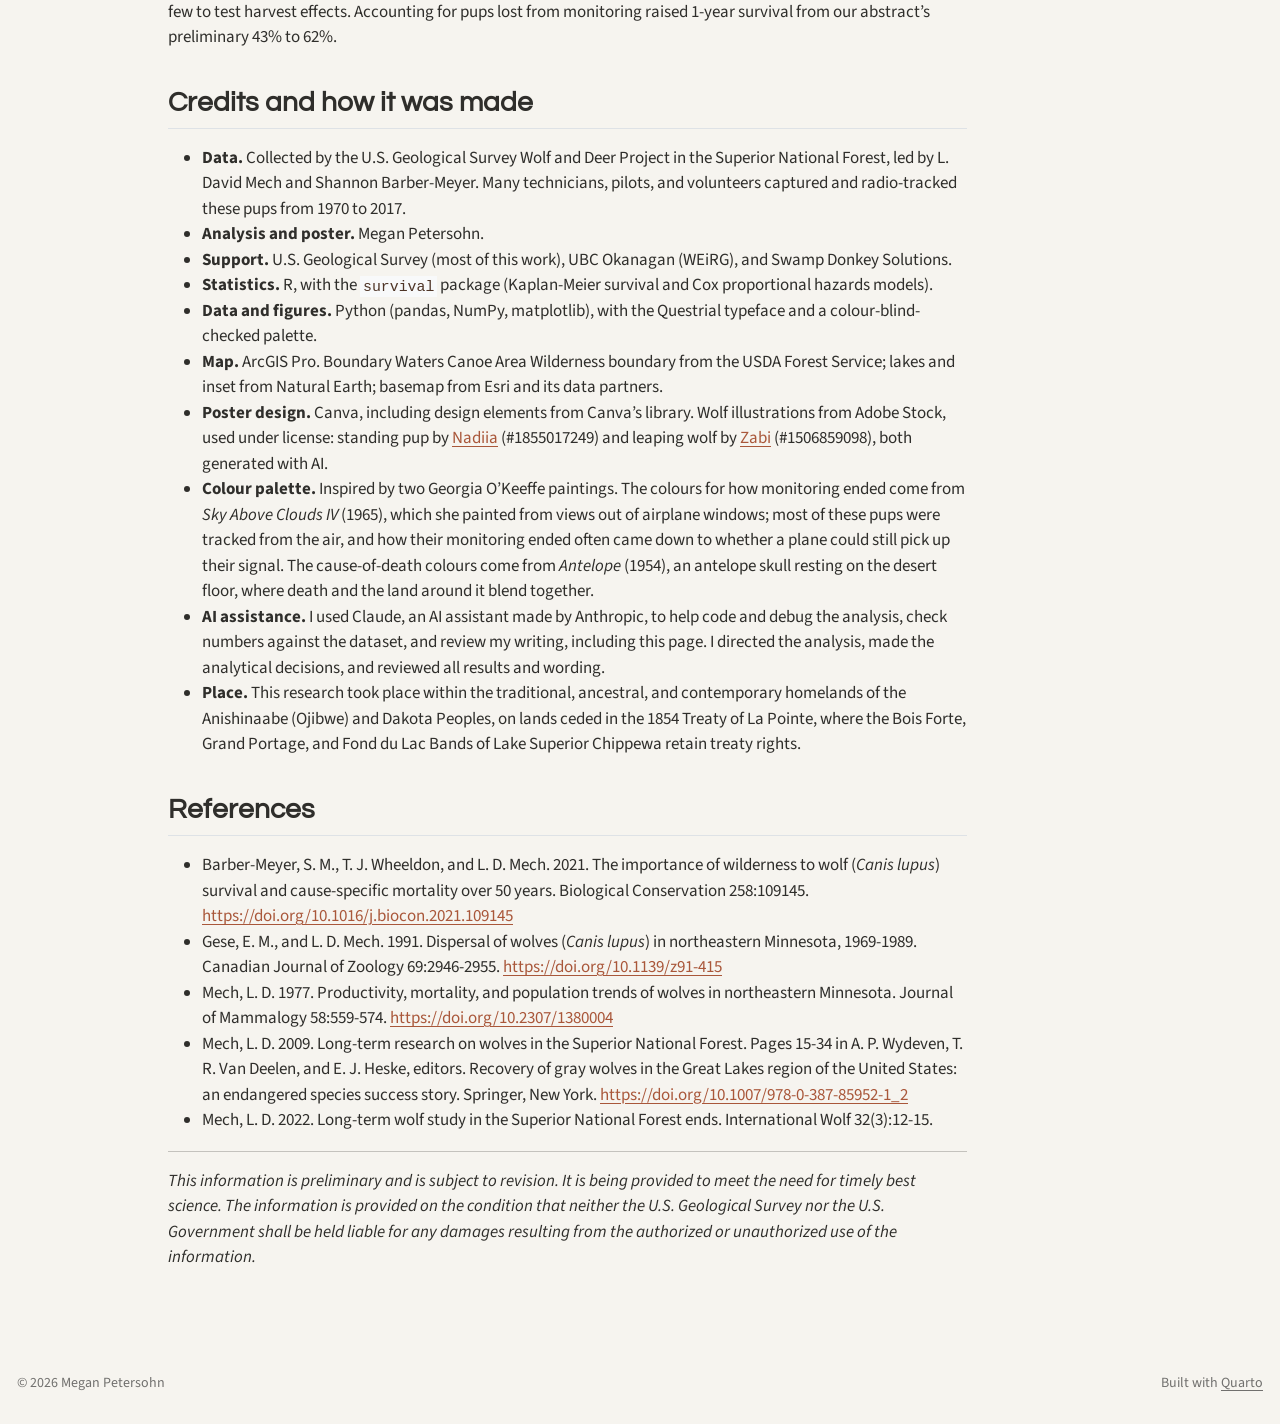
<file: docs/projects/snf-wolf-pups/index.html>
<!DOCTYPE html>
<html xmlns="http://www.w3.org/1999/xhtml" lang="en" xml:lang="en"><head>

<meta charset="utf-8">
<meta name="generator" content="quarto-1.6.40">

<meta name="viewport" content="width=device-width, initial-scale=1.0, user-scalable=yes">

<meta name="description" content="Analysis by Megan Petersohn. Data from Mech 2009, 2022, Barber-Meyer et al.&nbsp;2021, U.S. Geological Survey.">

<title>Early mortality and survival of gray wolf pups in northeastern Minnesota – Megan Petersohn</title>
<style>
code{white-space: pre-wrap;}
span.smallcaps{font-variant: small-caps;}
div.columns{display: flex; gap: min(4vw, 1.5em);}
div.column{flex: auto; overflow-x: auto;}
div.hanging-indent{margin-left: 1.5em; text-indent: -1.5em;}
ul.task-list{list-style: none;}
ul.task-list li input[type="checkbox"] {
  width: 0.8em;
  margin: 0 0.8em 0.2em -1em; /* quarto-specific, see https://github.com/quarto-dev/quarto-cli/issues/4556 */ 
  vertical-align: middle;
}
</style>


<script src="../../site_libs/quarto-nav/quarto-nav.js"></script>
<script src="../../site_libs/quarto-nav/headroom.min.js"></script>
<script src="../../site_libs/clipboard/clipboard.min.js"></script>
<script src="../../site_libs/quarto-search/autocomplete.umd.js"></script>
<script src="../../site_libs/quarto-search/fuse.min.js"></script>
<script src="../../site_libs/quarto-search/quarto-search.js"></script>
<meta name="quarto:offset" content="../../">
<script src="../../site_libs/quarto-html/quarto.js"></script>
<script src="../../site_libs/quarto-html/popper.min.js"></script>
<script src="../../site_libs/quarto-html/tippy.umd.min.js"></script>
<script src="../../site_libs/quarto-html/anchor.min.js"></script>
<link href="../../site_libs/quarto-html/tippy.css" rel="stylesheet">
<link href="../../site_libs/quarto-html/quarto-syntax-highlighting-549806ee2085284f45b00abea8c6df48.css" rel="stylesheet" id="quarto-text-highlighting-styles">
<script src="../../site_libs/bootstrap/bootstrap.min.js"></script>
<link href="../../site_libs/bootstrap/bootstrap-icons.css" rel="stylesheet">
<link href="../../site_libs/bootstrap/bootstrap-301045ceb5a69488ad2a655b0d117735.min.css" rel="stylesheet" append-hash="true" id="quarto-bootstrap" data-mode="light">
<script id="quarto-search-options" type="application/json">{
  "location": "navbar",
  "copy-button": false,
  "collapse-after": 3,
  "panel-placement": "end",
  "type": "overlay",
  "limit": 50,
  "keyboard-shortcut": [
    "f",
    "/",
    "s"
  ],
  "show-item-context": false,
  "language": {
    "search-no-results-text": "No results",
    "search-matching-documents-text": "matching documents",
    "search-copy-link-title": "Copy link to search",
    "search-hide-matches-text": "Hide additional matches",
    "search-more-match-text": "more match in this document",
    "search-more-matches-text": "more matches in this document",
    "search-clear-button-title": "Clear",
    "search-text-placeholder": "",
    "search-detached-cancel-button-title": "Cancel",
    "search-submit-button-title": "Submit",
    "search-label": "Search"
  }
}</script>
<style>html{ scroll-behavior: smooth; }</style>


</head>

<body class="nav-fixed">

<div id="quarto-search-results"></div>
  <header id="quarto-header" class="headroom fixed-top">
    <nav class="navbar navbar-expand-xl " data-bs-theme="dark">
      <div class="navbar-container container-fluid">
      <div class="navbar-brand-container mx-auto">
    <a class="navbar-brand" href="../../index.html">
    <span class="navbar-title">Megan Petersohn</span>
    </a>
  </div>
            <div id="quarto-search" class="" title="Search"></div>
          <button class="navbar-toggler" type="button" data-bs-toggle="collapse" data-bs-target="#navbarCollapse" aria-controls="navbarCollapse" role="menu" aria-expanded="false" aria-label="Toggle navigation" onclick="if (window.quartoToggleHeadroom) { window.quartoToggleHeadroom(); }">
  <span class="navbar-toggler-icon"></span>
</button>
          <div class="collapse navbar-collapse" id="navbarCollapse">
            <ul class="navbar-nav navbar-nav-scroll me-auto">
  <li class="nav-item">
    <a class="nav-link" href="../../index.html"> 
<span class="menu-text">Home</span></a>
  </li>  
  <li class="nav-item dropdown ">
    <a class="nav-link dropdown-toggle" href="#" id="nav-menu-projects" role="link" data-bs-toggle="dropdown" aria-expanded="false">
 <span class="menu-text">Projects</span>
    </a>
    <ul class="dropdown-menu" aria-labelledby="nav-menu-projects">    
        <li>
    <a class="dropdown-item" href="../../research.html">
 <span class="dropdown-text">Current projects</span></a>
  </li>  
        <li>
    <a class="dropdown-item" href="../../projects/wtd-expansion/index.html">
 <span class="dropdown-text">White-tailed deer</span></a>
  </li>  
        <li>
    <a class="dropdown-item" href="../../projects/snf-wolf-pups/index.html">
 <span class="dropdown-text">Wolf pup survival</span></a>
  </li>  
    </ul>
  </li>
  <li class="nav-item">
    <a class="nav-link" href="../../experience.html"> 
<span class="menu-text">Field experience</span></a>
  </li>  
  <li class="nav-item">
    <a class="nav-link" href="../../teaching.html"> 
<span class="menu-text">Teaching</span></a>
  </li>  
  <li class="nav-item">
    <a class="nav-link" href="../../media.html"> 
<span class="menu-text">Media</span></a>
  </li>  
  <li class="nav-item">
    <a class="nav-link" href="../../cv.html"> 
<span class="menu-text">CV</span></a>
  </li>  
</ul>
            <ul class="navbar-nav navbar-nav-scroll ms-auto">
  <li class="nav-item">
    <a class="nav-link" href="https://orcid.org/0000-0002-8955-9980"> 
<span class="menu-text">ORCID</span></a>
  </li>  
  <li class="nav-item">
    <a class="nav-link" href="https://scholar.google.com/citations?user=bjq4MwMAAAAJ"> 
<span class="menu-text">Google Scholar</span></a>
  </li>  
  <li class="nav-item compact">
    <a class="nav-link" href="https://github.com/meganpetersohn"> <i class="bi bi-github" role="img" aria-label="GitHub">
</i> 
<span class="menu-text"></span></a>
  </li>  
  <li class="nav-item compact">
    <a class="nav-link" href="mailto:megan.c.petersohn@gmail.com"> <i class="bi bi-envelope" role="img" aria-label="Email">
</i> 
<span class="menu-text"></span></a>
  </li>  
</ul>
          </div> <!-- /navcollapse -->
            <div class="quarto-navbar-tools">
</div>
      </div> <!-- /container-fluid -->
    </nav>
</header>
<!-- content -->
<div id="quarto-content" class="quarto-container page-columns page-rows-contents page-layout-article page-navbar">
<!-- sidebar -->
<!-- margin-sidebar -->
    <div id="quarto-margin-sidebar" class="sidebar margin-sidebar">
        <nav id="TOC" role="doc-toc" class="toc-active">
    <h2 id="toc-title">On this page</h2>
   
  <ul>
  <li><a href="#the-superior-national-forest-wolf-study" id="toc-the-superior-national-forest-wolf-study" class="nav-link active" data-scroll-target="#the-superior-national-forest-wolf-study">The Superior National Forest wolf study</a></li>
  <li><a href="#at-a-glance" id="toc-at-a-glance" class="nav-link" data-scroll-target="#at-a-glance">At a glance</a></li>
  <li><a href="#methods-in-brief" id="toc-methods-in-brief" class="nav-link" data-scroll-target="#methods-in-brief">Methods in brief</a>
  <ul class="collapse">
  <li><a href="#the-25-human-caused-deaths" id="toc-the-25-human-caused-deaths" class="nav-link" data-scroll-target="#the-25-human-caused-deaths">The 25 human-caused deaths</a></li>
  </ul></li>
  <li><a href="#figures" id="toc-figures" class="nav-link" data-scroll-target="#figures">Figures</a>
  <ul class="collapse">
  <li><a href="#extra-figures" id="toc-extra-figures" class="nav-link" data-scroll-target="#extra-figures">Extra figures</a></li>
  </ul></li>
  <li><a href="#conclusion" id="toc-conclusion" class="nav-link" data-scroll-target="#conclusion">Conclusion</a></li>
  <li><a href="#credits-and-how-it-was-made" id="toc-credits-and-how-it-was-made" class="nav-link" data-scroll-target="#credits-and-how-it-was-made">Credits and how it was made</a></li>
  <li><a href="#references" id="toc-references" class="nav-link" data-scroll-target="#references">References</a></li>
  </ul>
</nav>
    </div>
<!-- main -->
<main class="content" id="quarto-document-content">

<header id="title-block-header" class="quarto-title-block default">
<div class="quarto-title">
<h1 class="title">Early mortality and survival of gray wolf pups in northeastern Minnesota</h1>
<p class="subtitle lead">International Wolf Symposium 2026 · poster companion</p>
</div>

<div>
  <div class="description">
    Analysis by Megan Petersohn. Data from Mech 2009, 2022, Barber-Meyer et al.&nbsp;2021, U.S. Geological Survey.
  </div>
</div>


<div class="quarto-title-meta">

    
  
    
  </div>
  


</header>


<img src="figs/wolf_pup_header.jpg" alt="Pencil-style drawing of a young wolf pup standing in profile, looking right." class="pup-header">
<div class="prelim">
<p>Preliminary results. Numbers may change as the analysis is finalized for publication.</p>
</div>
<section id="the-superior-national-forest-wolf-study" class="level2">
<h2 class="anchored" data-anchor-id="the-superior-national-forest-wolf-study">The Superior National Forest wolf study</h2>
<p>Beginning in the late 1960s, L. David Mech and colleagues with the U.S. Geological Survey radio-tracked wolves in the Superior National Forest of northeastern Minnesota, one of the longest-running wolf studies anywhere (Mech 2009, 2022; Barber-Meyer et al.&nbsp;2021). It included some of the earliest radio-collaring of wolf pups. This poster revisits 139 of those pups, collared from 1970 to 2017, to ask when and how they died, how many survived their first two years, and what factors shaped their survival.</p>
</section>
<section id="at-a-glance" class="level2">
<h2 class="anchored" data-anchor-id="at-a-glance">At a glance</h2>
<div class="glance">
<div>
<b>62%</b><span>survived their first year after capture (46% to 2 years)</span>
</div>
<div>
<b>25 of 51</b><span>deaths were caused by people</span>
</div>
<div>
<b>7 of 7</b><span>starvation or disease deaths came before age 1</span>
</div>
<div>
<b>November</b><span>deadliest month: 18 of 51 deaths, including 7 of 9 shootings</span>
</div>
</div>
</section>
<section id="methods-in-brief" class="level2">
<h2 class="anchored" data-anchor-id="methods-in-brief">Methods in brief</h2>
<ul>
<li><strong>Study area.</strong> Superior National Forest, northeastern Minnesota, USA. Pups radio-collared by the USGS Wolf and Deer Project, 1970 to 2017.</li>
<li><strong>Pups.</strong> 343 pup captures. 150 pups were collared once, caught between 22 June and 15 November, with a known monitoring history. The 11 deaths linked to capture or the collar were removed, leaving 139 pups.</li>
<li><strong>Fates.</strong> 51 pups died while monitored. 88 were censored at last contact: they dispersed, their signal was lost, their collar came off or failed, or monitoring ended. Pups that dispersed and were later found dead count as censored at last contact.</li>
<li><strong>Causes.</strong> Four groups: human-caused (25), starvation or disease (7), wolves or other wildlife (3), and cause unknown (16). A cause recorded only as “possible” or “probable” counts as unknown.</li>
<li><strong>Survival.</strong> Kaplan-Meier survival from the day of capture, and cumulative incidence of each cause (R package <code>survival</code>).</li>
<li><strong>Cox models.</strong> One cause-specific Cox model per cause group, on pup age (all pups assumed born 15 April; each pup enters at the age it was caught). Predictors were weight compared with what is expected for a pup of its sex caught on that date, and road density within 5 km of the capture site. Standard errors are clustered by litter; 134 pups had both predictors.</li>
</ul>
<section id="the-25-human-caused-deaths" class="level3">
<h3 class="anchored" data-anchor-id="the-25-human-caused-deaths">The 25 human-caused deaths</h3>
<p>12 were illegal (7 shot, 5 trapped or snared), 7 were accidental (6 hit by a vehicle or snowmobile, 1 caught by a fox trapper), 2 were legal (1 trapped in 1973, 1 in the 2013 harvest), and 4 had no legality recorded.</p>
</section>
</section>
<section id="figures" class="level2">
<h2 class="anchored" data-anchor-id="figures">Figures</h2>
<div class="plate">
<p><img src="figs/map.jpg" class="img-fluid" alt="Map of the study area around Ely, Minnesota, showing all 139 pups at their capture sites."></p>
</div>
<p><strong>Fig. 1.</strong> Pups were caught across the study area, both inside and outside the Boundary Waters Wilderness (shaded green). Each dot marks one pup’s capture site and is coloured by cause of death (51 pups) or by how monitoring ended (88 pups). Thin rings mark pups that reached 1 year old, and thick rings mark those that reached 2 years, labelled with estimated age at death or last contact, and sex.</p>
<div class="plate">
<p><img src="figs/histories.jpg" class="img-fluid" alt="One line per pup from age at capture to death or last contact, coloured by fate."></p>
</div>
<p><strong>Fig. 2.</strong> Of the 51 deaths, 41 occurred before age 1. Each line follows one pup from its age at capture to its age at death (dot) or last contact, coloured by fate. The dashed line shows that every pup had been caught by 6.8 months of age.</p>
<div class="plate">
<p><img src="figs/fates.jpg" class="img-fluid" alt="Stacked bars of how monitoring ended and the 51 deaths by cause."></p>
</div>
<p><strong>Fig. 3.</strong> People caused half of all deaths. The top bar shows how monitoring ended for 139 pups: 51 died, and 88 dispersed, lost signal, or lost their collar. The bottom bar breaks the 51 deaths down by cause. The 11 pups that died from capture or collar-related causes are not included.</p>
<div class="plate">
<p><img src="figs/calendar.jpg" class="img-fluid" alt="Deaths per 100 pup-months by calendar month and cause, peaking in November."></p>
</div>
<p><strong>Fig. 4.</strong> Deaths peaked in November, at the start of hunting and trapping seasons. Bars show deaths per 100 pup-months (one pup tracked for one month), which accounts for more pups being monitored in some months than others. Numbers above the bars are deaths, and numbers below the months are pup-months monitored. April to June bars include only pups in their second year.</p>
<div class="plate">
<p><img src="figs/km.jpg" class="img-fluid" alt="Kaplan-Meier survival curve over 36 months since capture."></p>
</div>
<p><strong>Fig. 5.</strong> Survival fell fastest in the first 3 months after capture, to 73%, and then levelled off. The solid line is the Kaplan-Meier estimate for 139 pups, and dotted lines show the 95% confidence interval. Ticks mark pups whose monitoring ended without a known death, and numbers below show how many pups were still monitored.</p>
<div class="plate">
<p><img src="figs/weight.jpg" class="img-fluid" alt="Relative risk of starvation or disease and unknown-cause death falling with pup weight."></p>
</div>
<p><strong>Fig. 6.</strong> Lighter pups were more likely to die of starvation, disease, or unknown causes. Zero on the x axis is the weight expected for a pup of the same sex caught on the same date; the median pup was about 1 lb below expected. A pup 10 lb lighter than expected had about 6 times the median pup’s risk of starving. Lines show Cox model hazard ratios, shading shows the 95% confidence interval, and ticks mark each pup’s weight.</p>
<div class="plate">
<p><img src="figs/roads.jpg" class="img-fluid" alt="Relative risk of a human-caused death rising with road density."></p>
</div>
<p><strong>Fig. 7.</strong> Pups caught where roads were dense were more likely to be killed by people. The median road density was 0.94 km of road per km² within 5 km of capture. A pup caught where road density was 1.75 had about 2.7 times the median pup’s risk. The line shows the Cox model hazard ratio, shading shows the 95% confidence interval, and ticks mark each pup’s road density.</p>
<section id="extra-figures" class="level3">
<h3 class="anchored" data-anchor-id="extra-figures">Extra figures</h3>
<section id="inside-the-data" class="level4">
<h4 class="anchored" data-anchor-id="inside-the-data">Inside the data</h4>
<p>What the 134 pups in the Cox models looked like on each predictor we tested (the 139 pups minus 5 with no capture weight), and how deaths were spread across the years.</p>
<div class="plate">
<p><img src="figs/pred_roads.jpg" class="img-fluid" alt="Dot plot of road density within 5 km of each pup's capture site, with the median and average marked and pups later killed by people highlighted."></p>
</div>
<p><strong>Roads.</strong> Each dot is one pup, placed by the density of roads within 5 km of where it was caught (dots are spread up and down only so they don’t overlap). The solid line marks the median pup (0.94 km of road per km²), the reference every road hazard ratio is compared to, and the dashed line marks the average (0.88). Seventeen pups had no mapped road within 5 km. Pups later killed by people were caught at a median of 1.40 km of road per km², compared with 0.85 for the other pups. These are today’s roads, used as a stand-in for past road access.</p>
<div class="plate">
<p><img src="figs/map_mortalities.jpg" class="img-fluid" alt="Map of northeastern Minnesota showing where 51 monitored pups died, coloured by cause, each joined by a straight line to its capture site, with the Boundary Waters Wilderness shaded."></p>
</div>
<p><strong>Where pups died.</strong> Death sites of the 51 pups that died while monitored, coloured by cause, each joined by a straight line to its capture site (not the route travelled). Black rings mark pups that reached 1 or 2 years old. Most pups died close to home, a median 6.7 km from capture. People caused 24 of 40 deaths of pups caught outside the Boundary Waters Wilderness, but only 1 of 11 inside it. Of the 25 human-caused deaths, 12 are recorded as illegal, 2 legal, 7 accidental (mostly vehicles), and 4 not recorded. Locations are accurate to about 400 to 800 m, and Wolf 285’s death site is provisional.</p>
<div class="plate">
<p><img src="figs/pred_weight.jpg" class="img-fluid" alt="Weight at capture against capture date for females and males, with a line for expected weight and pups that later died of starvation, disease, or unknown causes highlighted."></p>
</div>
<p><strong>Body condition.</strong> Each dot is one pup, by capture date and weight. The line is the expected weight for a pup of that sex caught on that date, fitted to all pups, and each pup’s distance above or below the line is the weight measure used in the models. Pups that later died of starvation or disease were a median 7.7 lb below the line, pups that died of unknown causes 4.1 lb below, and pups with no recorded death 1.9 lb above.</p>
<div class="plate">
<p><img src="figs/pred_sex.jpg" class="img-fluid" alt="Bars showing 63 females, 28 of which died while monitored, and 71 males, 23 of which died."></p>
</div>
<p><strong>Sex.</strong> Of 63 females, 28 died while monitored; of 71 males, 23 died. Sex showed no clear effect in the models.</p>
<div class="plate">
<p><img src="figs/pred_pups_by_year.jpg" class="img-fluid" alt="Bars of pups caught each year from 1970 to 2017, over shaded bands showing the wolves' federal legal status at capture."></p>
</div>
<p><strong>Capture year and legal status.</strong> Pups caught each year, with shaded bands for the wolves’ federal legal status at capture. The 24 pups caught from 1970 to 1973, before federal protection, were tested as a group for human-caused deaths and showed no clear difference. Few pups were collared after 2000. Capture year itself was not tested as a predictor.</p>
<div class="plate">
<p><img src="figs/pred_decade_deaths.jpg" class="img-fluid" alt="Stacked bars of the share of pups that died while monitored, by cause, for each decade of capture."></p>
</div>
<p><strong>Deaths by decade of capture.</strong> The share of pups that died while monitored, by cause, for each decade in which they were caught. Labels give deaths out of pups caught that decade. The 2000s and 2010s rest on only 9 and 10 pups, so their bars move a lot with each death.</p>
</section>
<section id="kaplanmeier-results" class="level4">
<h4 class="anchored" data-anchor-id="kaplanmeier-results">Kaplan–Meier results</h4>
<p>Kaplan–Meier uses no predictors, so it has no diagram. These figures show how the survival estimate was made and how much it depends on the pups we lost track of.</p>
<div class="plate">
<p><img src="figs/naive_vs_km.jpg" class="img-fluid" alt="Survival at 30 days, 90 days, 6 months, 1 year and 2 years from Kaplan-Meier with confidence intervals and from the naive method, with the gap labelled at each milestone."></p>
</div>
<p><strong>Why the abstract’s numbers changed.</strong> Survival at each milestone from Kaplan–Meier (with 95% confidence intervals) and from the naive method used in the abstract, which drops pups whose fate we lost. On the same 139 pups, the gap grows with time: 16 percentage points at 1 year (62% vs 46%) and 29 at 2 years (46% vs 17%), because most pups we lost track of were lost in their first year.</p>
<div class="plate">
<p><img src="figs/km_sensitivity.jpg" class="img-fluid" alt="Four Kaplan-Meier survival curves over 36 months since capture: the primary analysis and three sensitivity versions."></p>
</div>
<p><strong>How much our choices matter.</strong> Kaplan–Meier survival under the primary rules and three alternatives; shading is the primary curve’s 95% confidence interval. One-year survival barely moves (57 to 62%). Two-year survival ranges from 30% to 55%, depending mostly on whether deaths found long after contact was lost are counted, and only 9 pups were still monitored at 2 years.</p>
<div class="plate">
<p><img src="figs/lost_timing.jpg" class="img-fluid" alt="Months from capture to last contact for dispersed, signal-lost, and collar-off pups, and bars of the calendar month of last contact."></p>
</div>
<p><strong>When we lost track of pups.</strong> Months from capture to last contact (left) and the calendar month of last contact (right) for the 88 pups whose monitoring ended without a recorded death. Signal loss came at about the same time after capture as dispersal (median 6.0 vs 7.5 months), while collars that came off or failed did so early (median 0.9 months), which suggests many lost-signal pups may have dispersed.</p>
<div class="plate">
<p><img src="figs/lost_age.jpg" class="img-fluid" alt="Estimated age at last contact for dispersed, signal-lost, and collar-off pups, with the first and second birthdays marked."></p>
</div>
<p><strong>How old pups were when we lost track of them.</strong> Estimated age at last contact, assuming mid-April births. Collars came off in the first autumn (median 6 months), while dispersal clustered around the first birthday (median 13 months), and lost signals did too (median 12 months).</p>
</section>
<section id="cox-model-results" class="level4">
<h4 class="anchored" data-anchor-id="cox-model-results">Cox model results</h4>
<div class="plate">
<p><img src="figs/model_diagram.jpg" class="img-fluid" alt="Diagram of the four cause-specific Cox models: body condition and roads each feed human-caused, starvation or disease, unknown, and wolves or wildlife deaths, with hazard ratios listed in each cause box."></p>
</div>
<p><strong>What we tested.</strong> One Cox model per cause of death, each with the same two predictors: pup body condition (weight compared with what is expected for its sex and capture date) and road density within 5 km of the capture site. Solid coloured arrows show clear effects and grey dashed arrows show none; each box lists both hazard ratios per 1 standard deviation, with 95% confidence intervals. Lighter pups were more likely to die of starvation, disease, or unknown causes, and pups caught among more roads were more likely to be killed by people. Starvation or disease rests on only 7 deaths, and wolves or other wildlife (3 deaths) were too few to interpret. Sex and legal status were also tested in broader models of all deaths, human-caused deaths, and starvation, disease, and unknown deaths combined, with no clear effect.</p>
<div class="plate">
<p><img src="figs/twopups.jpg" class="img-fluid" alt="Predicted survival from 5 to 24 months for a light pup near many roads versus a heavy pup with no roads nearby."></p>
</div>
<p><strong>Weight and roads together.</strong> Predicted chance that a pup alive at 5 months is still alive, from the four cause-specific Cox models. A light pup caught among many roads had a 39% chance (95% CI 19 to 54%) of being alive at 1 year; a heavy pup with no roads within 5 km, 89% (80 to 96%); a typical pup, about 69%. Light and heavy, and many and few roads, are the 10th and 90th percentiles of our pups. Shading shows 95% confidence intervals from 400 bootstrap samples of litters.</p>
<div class="plate">
<p><img src="figs/forest.jpg" class="img-fluid" alt="Hazard ratios per standard deviation of weight and road density for each cause of death."></p>
</div>
<p><strong>What each predictor did to each cause of death.</strong> Hazard ratios per 1 standard deviation (8.65 lb of weight; 0.63 km of road per km²), with 95% confidence intervals. Grey marks show no clear effect. Wolves or other wildlife (3 deaths) were too few to estimate.</p>
</section>
</section>
</section>
<section id="conclusion" class="level2">
<h2 class="anchored" data-anchor-id="conclusion">Conclusion</h2>
<p>Deaths came early: 43 of the 51 occurred within a year of capture (34 within three months), and 18 fell in November alone. People caused half of all deaths (25 of 51), followed by unknown causes (16), starvation or disease (7), and wolves or other wildlife (3). Overall, 62% of pups survived their first year after capture and 46% their second. Pups caught where roads were dense were more often killed by people, and lighter pups were more likely to starve or die of unknown causes. Only 3 collared pups were tracked during the 2012 to 2014 harvest seasons (1 killed legally), too few to test harvest effects. Accounting for pups lost from monitoring raised 1-year survival from our abstract’s preliminary 43% to 62%.</p>
</section>
<section id="credits-and-how-it-was-made" class="level2">
<h2 class="anchored" data-anchor-id="credits-and-how-it-was-made">Credits and how it was made</h2>
<ul>
<li><strong>Data.</strong> Collected by the U.S. Geological Survey Wolf and Deer Project in the Superior National Forest, led by L. David Mech and Shannon Barber-Meyer. Many technicians, pilots, and volunteers captured and radio-tracked these pups from 1970 to 2017.</li>
<li><strong>Analysis and poster.</strong> Megan Petersohn.</li>
<li><strong>Support.</strong> U.S. Geological Survey (most of this work), UBC Okanagan (WEiRG), and Swamp Donkey Solutions.</li>
<li><strong>Statistics.</strong> R, with the <code>survival</code> package (Kaplan-Meier survival and Cox proportional hazards models).</li>
<li><strong>Data and figures.</strong> Python (pandas, NumPy, matplotlib), with the Questrial typeface and a colour-blind-checked palette.</li>
<li><strong>Map.</strong> ArcGIS Pro. Boundary Waters Canoe Area Wilderness boundary from the USDA Forest Service; lakes and inset from Natural Earth; basemap from Esri and its data partners.</li>
<li><strong>Poster design.</strong> Canva, including design elements from Canva’s library. Wolf illustrations from Adobe Stock, used under license: standing pup by <a href="https://stock.adobe.com/contributor/211487462/nadiia">Nadiia</a> (#1855017249) and leaping wolf by <a href="https://stock.adobe.com/contributor/211723773/zabi">Zabi</a> (#1506859098), both generated with AI.</li>
<li><strong>Colour palette.</strong> Inspired by two Georgia O’Keeffe paintings. The colours for how monitoring ended come from <em>Sky Above Clouds IV</em> (1965), which she painted from views out of airplane windows; most of these pups were tracked from the air, and how their monitoring ended often came down to whether a plane could still pick up their signal. The cause-of-death colours come from <em>Antelope</em> (1954), an antelope skull resting on the desert floor, where death and the land around it blend together.</li>
<li><strong>AI assistance.</strong> I used Claude, an AI assistant made by Anthropic, to help code and debug the analysis, check numbers against the dataset, and review my writing, including this page. I directed the analysis, made the analytical decisions, and reviewed all results and wording.</li>
<li><strong>Place.</strong> This research took place within the traditional, ancestral, and contemporary homelands of the Anishinaabe (Ojibwe) and Dakota Peoples, on lands ceded in the 1854 Treaty of La Pointe, where the Bois Forte, Grand Portage, and Fond du Lac Bands of Lake Superior Chippewa retain treaty rights.</li>
</ul>
</section>
<section id="references" class="level2">
<h2 class="anchored" data-anchor-id="references">References</h2>
<ul>
<li>Barber-Meyer, S. M., T. J. Wheeldon, and L. D. Mech. 2021. The importance of wilderness to wolf (<em>Canis lupus</em>) survival and cause-specific mortality over 50 years. Biological Conservation 258:109145. <a href="https://doi.org/10.1016/j.biocon.2021.109145" class="uri">https://doi.org/10.1016/j.biocon.2021.109145</a></li>
<li>Gese, E. M., and L. D. Mech. 1991. Dispersal of wolves (<em>Canis lupus</em>) in northeastern Minnesota, 1969-1989. Canadian Journal of Zoology 69:2946-2955. <a href="https://doi.org/10.1139/z91-415" class="uri">https://doi.org/10.1139/z91-415</a></li>
<li>Mech, L. D. 1977. Productivity, mortality, and population trends of wolves in northeastern Minnesota. Journal of Mammalogy 58:559-574. <a href="https://doi.org/10.2307/1380004" class="uri">https://doi.org/10.2307/1380004</a></li>
<li>Mech, L. D. 2009. Long-term research on wolves in the Superior National Forest. Pages 15-34 in A. P. Wydeven, T. R. Van Deelen, and E. J. Heske, editors. Recovery of gray wolves in the Great Lakes region of the United States: an endangered species success story. Springer, New York. <a href="https://doi.org/10.1007/978-0-387-85952-1_2" class="uri">https://doi.org/10.1007/978-0-387-85952-1_2</a></li>
<li>Mech, L. D. 2022. Long-term wolf study in the Superior National Forest ends. International Wolf 32(3):12-15.</li>
</ul>
<hr>
<p><em>This information is preliminary and is subject to revision. It is being provided to meet the need for timely best science. The information is provided on the condition that neither the U.S. Geological Survey nor the U.S. Government shall be held liable for any damages resulting from the authorized or unauthorized use of the information.</em></p>


</section>

</main> <!-- /main -->
<script id="quarto-html-after-body" type="application/javascript">
window.document.addEventListener("DOMContentLoaded", function (event) {
  const toggleBodyColorMode = (bsSheetEl) => {
    const mode = bsSheetEl.getAttribute("data-mode");
    const bodyEl = window.document.querySelector("body");
    if (mode === "dark") {
      bodyEl.classList.add("quarto-dark");
      bodyEl.classList.remove("quarto-light");
    } else {
      bodyEl.classList.add("quarto-light");
      bodyEl.classList.remove("quarto-dark");
    }
  }
  const toggleBodyColorPrimary = () => {
    const bsSheetEl = window.document.querySelector("link#quarto-bootstrap");
    if (bsSheetEl) {
      toggleBodyColorMode(bsSheetEl);
    }
  }
  toggleBodyColorPrimary();  
  const icon = "";
  const anchorJS = new window.AnchorJS();
  anchorJS.options = {
    placement: 'right',
    icon: icon
  };
  anchorJS.add('.anchored');
  const isCodeAnnotation = (el) => {
    for (const clz of el.classList) {
      if (clz.startsWith('code-annotation-')) {                     
        return true;
      }
    }
    return false;
  }
  const onCopySuccess = function(e) {
    // button target
    const button = e.trigger;
    // don't keep focus
    button.blur();
    // flash "checked"
    button.classList.add('code-copy-button-checked');
    var currentTitle = button.getAttribute("title");
    button.setAttribute("title", "Copied!");
    let tooltip;
    if (window.bootstrap) {
      button.setAttribute("data-bs-toggle", "tooltip");
      button.setAttribute("data-bs-placement", "left");
      button.setAttribute("data-bs-title", "Copied!");
      tooltip = new bootstrap.Tooltip(button, 
        { trigger: "manual", 
          customClass: "code-copy-button-tooltip",
          offset: [0, -8]});
      tooltip.show();    
    }
    setTimeout(function() {
      if (tooltip) {
        tooltip.hide();
        button.removeAttribute("data-bs-title");
        button.removeAttribute("data-bs-toggle");
        button.removeAttribute("data-bs-placement");
      }
      button.setAttribute("title", currentTitle);
      button.classList.remove('code-copy-button-checked');
    }, 1000);
    // clear code selection
    e.clearSelection();
  }
  const getTextToCopy = function(trigger) {
      const codeEl = trigger.previousElementSibling.cloneNode(true);
      for (const childEl of codeEl.children) {
        if (isCodeAnnotation(childEl)) {
          childEl.remove();
        }
      }
      return codeEl.innerText;
  }
  const clipboard = new window.ClipboardJS('.code-copy-button:not([data-in-quarto-modal])', {
    text: getTextToCopy
  });
  clipboard.on('success', onCopySuccess);
  if (window.document.getElementById('quarto-embedded-source-code-modal')) {
    const clipboardModal = new window.ClipboardJS('.code-copy-button[data-in-quarto-modal]', {
      text: getTextToCopy,
      container: window.document.getElementById('quarto-embedded-source-code-modal')
    });
    clipboardModal.on('success', onCopySuccess);
  }
    var localhostRegex = new RegExp(/^(?:http|https):\/\/localhost\:?[0-9]*\//);
    var mailtoRegex = new RegExp(/^mailto:/);
      var filterRegex = new RegExp("https:\/\/meganpetersohn\.github\.io");
    var isInternal = (href) => {
        return filterRegex.test(href) || localhostRegex.test(href) || mailtoRegex.test(href);
    }
    // Inspect non-navigation links and adorn them if external
 	var links = window.document.querySelectorAll('a[href]:not(.nav-link):not(.navbar-brand):not(.toc-action):not(.sidebar-link):not(.sidebar-item-toggle):not(.pagination-link):not(.no-external):not([aria-hidden]):not(.dropdown-item):not(.quarto-navigation-tool):not(.about-link)');
    for (var i=0; i<links.length; i++) {
      const link = links[i];
      if (!isInternal(link.href)) {
        // undo the damage that might have been done by quarto-nav.js in the case of
        // links that we want to consider external
        if (link.dataset.originalHref !== undefined) {
          link.href = link.dataset.originalHref;
        }
          // target, if specified
          link.setAttribute("target", "_blank");
          if (link.getAttribute("rel") === null) {
            link.setAttribute("rel", "noopener");
          }
      }
    }
  function tippyHover(el, contentFn, onTriggerFn, onUntriggerFn) {
    const config = {
      allowHTML: true,
      maxWidth: 500,
      delay: 100,
      arrow: false,
      appendTo: function(el) {
          return el.parentElement;
      },
      interactive: true,
      interactiveBorder: 10,
      theme: 'quarto',
      placement: 'bottom-start',
    };
    if (contentFn) {
      config.content = contentFn;
    }
    if (onTriggerFn) {
      config.onTrigger = onTriggerFn;
    }
    if (onUntriggerFn) {
      config.onUntrigger = onUntriggerFn;
    }
    window.tippy(el, config); 
  }
  const noterefs = window.document.querySelectorAll('a[role="doc-noteref"]');
  for (var i=0; i<noterefs.length; i++) {
    const ref = noterefs[i];
    tippyHover(ref, function() {
      // use id or data attribute instead here
      let href = ref.getAttribute('data-footnote-href') || ref.getAttribute('href');
      try { href = new URL(href).hash; } catch {}
      const id = href.replace(/^#\/?/, "");
      const note = window.document.getElementById(id);
      if (note) {
        return note.innerHTML;
      } else {
        return "";
      }
    });
  }
  const xrefs = window.document.querySelectorAll('a.quarto-xref');
  const processXRef = (id, note) => {
    // Strip column container classes
    const stripColumnClz = (el) => {
      el.classList.remove("page-full", "page-columns");
      if (el.children) {
        for (const child of el.children) {
          stripColumnClz(child);
        }
      }
    }
    stripColumnClz(note)
    if (id === null || id.startsWith('sec-')) {
      // Special case sections, only their first couple elements
      const container = document.createElement("div");
      if (note.children && note.children.length > 2) {
        container.appendChild(note.children[0].cloneNode(true));
        for (let i = 1; i < note.children.length; i++) {
          const child = note.children[i];
          if (child.tagName === "P" && child.innerText === "") {
            continue;
          } else {
            container.appendChild(child.cloneNode(true));
            break;
          }
        }
        if (window.Quarto?.typesetMath) {
          window.Quarto.typesetMath(container);
        }
        return container.innerHTML
      } else {
        if (window.Quarto?.typesetMath) {
          window.Quarto.typesetMath(note);
        }
        return note.innerHTML;
      }
    } else {
      // Remove any anchor links if they are present
      const anchorLink = note.querySelector('a.anchorjs-link');
      if (anchorLink) {
        anchorLink.remove();
      }
      if (window.Quarto?.typesetMath) {
        window.Quarto.typesetMath(note);
      }
      if (note.classList.contains("callout")) {
        return note.outerHTML;
      } else {
        return note.innerHTML;
      }
    }
  }
  for (var i=0; i<xrefs.length; i++) {
    const xref = xrefs[i];
    tippyHover(xref, undefined, function(instance) {
      instance.disable();
      let url = xref.getAttribute('href');
      let hash = undefined; 
      if (url.startsWith('#')) {
        hash = url;
      } else {
        try { hash = new URL(url).hash; } catch {}
      }
      if (hash) {
        const id = hash.replace(/^#\/?/, "");
        const note = window.document.getElementById(id);
        if (note !== null) {
          try {
            const html = processXRef(id, note.cloneNode(true));
            instance.setContent(html);
          } finally {
            instance.enable();
            instance.show();
          }
        } else {
          // See if we can fetch this
          fetch(url.split('#')[0])
          .then(res => res.text())
          .then(html => {
            const parser = new DOMParser();
            const htmlDoc = parser.parseFromString(html, "text/html");
            const note = htmlDoc.getElementById(id);
            if (note !== null) {
              const html = processXRef(id, note);
              instance.setContent(html);
            } 
          }).finally(() => {
            instance.enable();
            instance.show();
          });
        }
      } else {
        // See if we can fetch a full url (with no hash to target)
        // This is a special case and we should probably do some content thinning / targeting
        fetch(url)
        .then(res => res.text())
        .then(html => {
          const parser = new DOMParser();
          const htmlDoc = parser.parseFromString(html, "text/html");
          const note = htmlDoc.querySelector('main.content');
          if (note !== null) {
            // This should only happen for chapter cross references
            // (since there is no id in the URL)
            // remove the first header
            if (note.children.length > 0 && note.children[0].tagName === "HEADER") {
              note.children[0].remove();
            }
            const html = processXRef(null, note);
            instance.setContent(html);
          } 
        }).finally(() => {
          instance.enable();
          instance.show();
        });
      }
    }, function(instance) {
    });
  }
      let selectedAnnoteEl;
      const selectorForAnnotation = ( cell, annotation) => {
        let cellAttr = 'data-code-cell="' + cell + '"';
        let lineAttr = 'data-code-annotation="' +  annotation + '"';
        const selector = 'span[' + cellAttr + '][' + lineAttr + ']';
        return selector;
      }
      const selectCodeLines = (annoteEl) => {
        const doc = window.document;
        const targetCell = annoteEl.getAttribute("data-target-cell");
        const targetAnnotation = annoteEl.getAttribute("data-target-annotation");
        const annoteSpan = window.document.querySelector(selectorForAnnotation(targetCell, targetAnnotation));
        const lines = annoteSpan.getAttribute("data-code-lines").split(",");
        const lineIds = lines.map((line) => {
          return targetCell + "-" + line;
        })
        let top = null;
        let height = null;
        let parent = null;
        if (lineIds.length > 0) {
            //compute the position of the single el (top and bottom and make a div)
            const el = window.document.getElementById(lineIds[0]);
            top = el.offsetTop;
            height = el.offsetHeight;
            parent = el.parentElement.parentElement;
          if (lineIds.length > 1) {
            const lastEl = window.document.getElementById(lineIds[lineIds.length - 1]);
            const bottom = lastEl.offsetTop + lastEl.offsetHeight;
            height = bottom - top;
          }
          if (top !== null && height !== null && parent !== null) {
            // cook up a div (if necessary) and position it 
            let div = window.document.getElementById("code-annotation-line-highlight");
            if (div === null) {
              div = window.document.createElement("div");
              div.setAttribute("id", "code-annotation-line-highlight");
              div.style.position = 'absolute';
              parent.appendChild(div);
            }
            div.style.top = top - 2 + "px";
            div.style.height = height + 4 + "px";
            div.style.left = 0;
            let gutterDiv = window.document.getElementById("code-annotation-line-highlight-gutter");
            if (gutterDiv === null) {
              gutterDiv = window.document.createElement("div");
              gutterDiv.setAttribute("id", "code-annotation-line-highlight-gutter");
              gutterDiv.style.position = 'absolute';
              const codeCell = window.document.getElementById(targetCell);
              const gutter = codeCell.querySelector('.code-annotation-gutter');
              gutter.appendChild(gutterDiv);
            }
            gutterDiv.style.top = top - 2 + "px";
            gutterDiv.style.height = height + 4 + "px";
          }
          selectedAnnoteEl = annoteEl;
        }
      };
      const unselectCodeLines = () => {
        const elementsIds = ["code-annotation-line-highlight", "code-annotation-line-highlight-gutter"];
        elementsIds.forEach((elId) => {
          const div = window.document.getElementById(elId);
          if (div) {
            div.remove();
          }
        });
        selectedAnnoteEl = undefined;
      };
        // Handle positioning of the toggle
    window.addEventListener(
      "resize",
      throttle(() => {
        elRect = undefined;
        if (selectedAnnoteEl) {
          selectCodeLines(selectedAnnoteEl);
        }
      }, 10)
    );
    function throttle(fn, ms) {
    let throttle = false;
    let timer;
      return (...args) => {
        if(!throttle) { // first call gets through
            fn.apply(this, args);
            throttle = true;
        } else { // all the others get throttled
            if(timer) clearTimeout(timer); // cancel #2
            timer = setTimeout(() => {
              fn.apply(this, args);
              timer = throttle = false;
            }, ms);
        }
      };
    }
      // Attach click handler to the DT
      const annoteDls = window.document.querySelectorAll('dt[data-target-cell]');
      for (const annoteDlNode of annoteDls) {
        annoteDlNode.addEventListener('click', (event) => {
          const clickedEl = event.target;
          if (clickedEl !== selectedAnnoteEl) {
            unselectCodeLines();
            const activeEl = window.document.querySelector('dt[data-target-cell].code-annotation-active');
            if (activeEl) {
              activeEl.classList.remove('code-annotation-active');
            }
            selectCodeLines(clickedEl);
            clickedEl.classList.add('code-annotation-active');
          } else {
            // Unselect the line
            unselectCodeLines();
            clickedEl.classList.remove('code-annotation-active');
          }
        });
      }
  const findCites = (el) => {
    const parentEl = el.parentElement;
    if (parentEl) {
      const cites = parentEl.dataset.cites;
      if (cites) {
        return {
          el,
          cites: cites.split(' ')
        };
      } else {
        return findCites(el.parentElement)
      }
    } else {
      return undefined;
    }
  };
  var bibliorefs = window.document.querySelectorAll('a[role="doc-biblioref"]');
  for (var i=0; i<bibliorefs.length; i++) {
    const ref = bibliorefs[i];
    const citeInfo = findCites(ref);
    if (citeInfo) {
      tippyHover(citeInfo.el, function() {
        var popup = window.document.createElement('div');
        citeInfo.cites.forEach(function(cite) {
          var citeDiv = window.document.createElement('div');
          citeDiv.classList.add('hanging-indent');
          citeDiv.classList.add('csl-entry');
          var biblioDiv = window.document.getElementById('ref-' + cite);
          if (biblioDiv) {
            citeDiv.innerHTML = biblioDiv.innerHTML;
          }
          popup.appendChild(citeDiv);
        });
        return popup.innerHTML;
      });
    }
  }
});
</script>
</div> <!-- /content -->
<footer class="footer">
  <div class="nav-footer">
    <div class="nav-footer-left">
<p>© 2026 Megan Petersohn</p>
</div>   
    <div class="nav-footer-center">
      &nbsp;
    </div>
    <div class="nav-footer-right">
<p>Built with <a href="https://quarto.org">Quarto</a></p>
</div>
  </div>
</footer>




<script src="../../site_libs/quarto-html/zenscroll-min.js"></script>
</body></html>
</file>
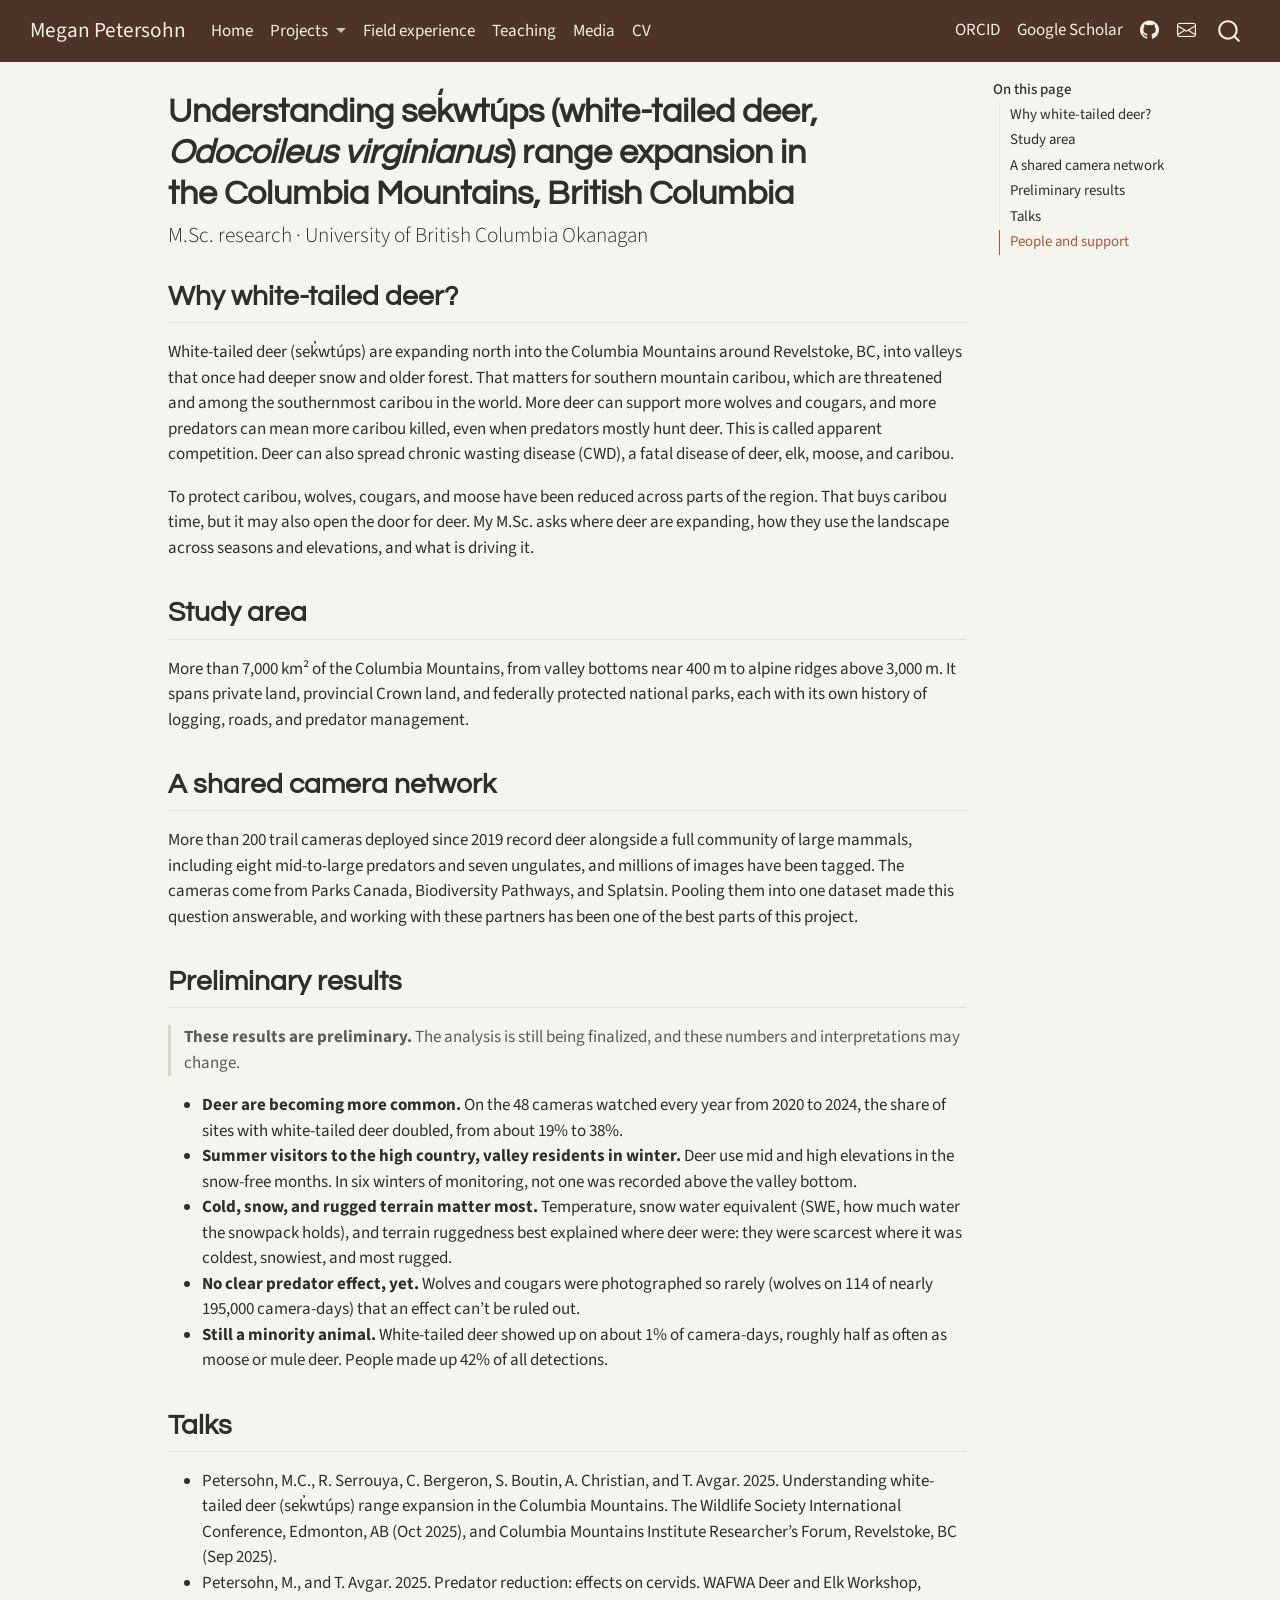
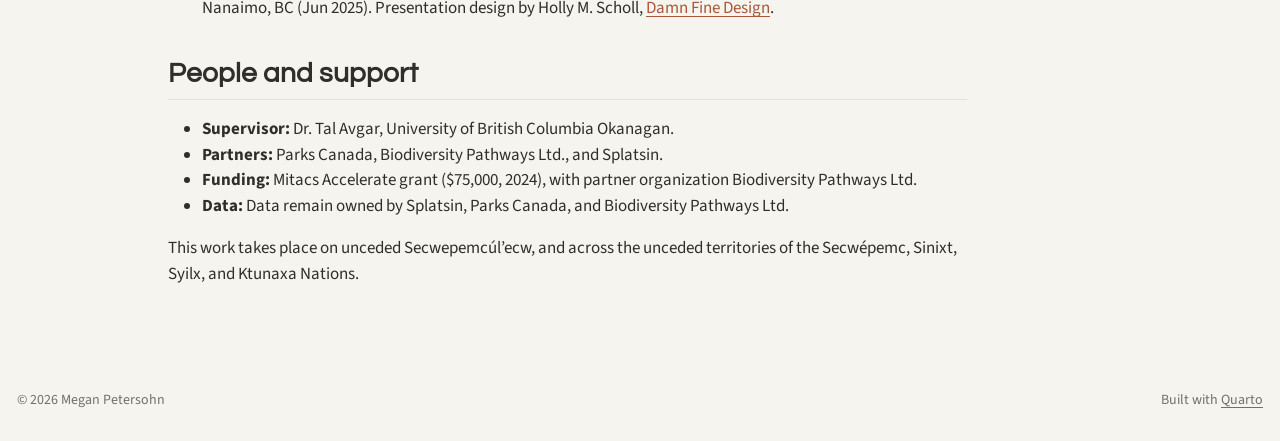
<file: docs/projects/wtd-expansion/index.html>
<!DOCTYPE html>
<html xmlns="http://www.w3.org/1999/xhtml" lang="en" xml:lang="en"><head>

<meta charset="utf-8">
<meta name="generator" content="quarto-1.6.40">

<meta name="viewport" content="width=device-width, initial-scale=1.0, user-scalable=yes">


<title>Understanding sek̓wtúps (white-tailed deer, Odocoileus virginianus) range expansion in the Columbia Mountains, British Columbia – Megan Petersohn</title>
<style>
code{white-space: pre-wrap;}
span.smallcaps{font-variant: small-caps;}
div.columns{display: flex; gap: min(4vw, 1.5em);}
div.column{flex: auto; overflow-x: auto;}
div.hanging-indent{margin-left: 1.5em; text-indent: -1.5em;}
ul.task-list{list-style: none;}
ul.task-list li input[type="checkbox"] {
  width: 0.8em;
  margin: 0 0.8em 0.2em -1em; /* quarto-specific, see https://github.com/quarto-dev/quarto-cli/issues/4556 */ 
  vertical-align: middle;
}
</style>


<script src="../../site_libs/quarto-nav/quarto-nav.js"></script>
<script src="../../site_libs/quarto-nav/headroom.min.js"></script>
<script src="../../site_libs/clipboard/clipboard.min.js"></script>
<script src="../../site_libs/quarto-search/autocomplete.umd.js"></script>
<script src="../../site_libs/quarto-search/fuse.min.js"></script>
<script src="../../site_libs/quarto-search/quarto-search.js"></script>
<meta name="quarto:offset" content="../../">
<script src="../../site_libs/quarto-html/quarto.js"></script>
<script src="../../site_libs/quarto-html/popper.min.js"></script>
<script src="../../site_libs/quarto-html/tippy.umd.min.js"></script>
<script src="../../site_libs/quarto-html/anchor.min.js"></script>
<link href="../../site_libs/quarto-html/tippy.css" rel="stylesheet">
<link href="../../site_libs/quarto-html/quarto-syntax-highlighting-549806ee2085284f45b00abea8c6df48.css" rel="stylesheet" id="quarto-text-highlighting-styles">
<script src="../../site_libs/bootstrap/bootstrap.min.js"></script>
<link href="../../site_libs/bootstrap/bootstrap-icons.css" rel="stylesheet">
<link href="../../site_libs/bootstrap/bootstrap-301045ceb5a69488ad2a655b0d117735.min.css" rel="stylesheet" append-hash="true" id="quarto-bootstrap" data-mode="light">
<script id="quarto-search-options" type="application/json">{
  "location": "navbar",
  "copy-button": false,
  "collapse-after": 3,
  "panel-placement": "end",
  "type": "overlay",
  "limit": 50,
  "keyboard-shortcut": [
    "f",
    "/",
    "s"
  ],
  "show-item-context": false,
  "language": {
    "search-no-results-text": "No results",
    "search-matching-documents-text": "matching documents",
    "search-copy-link-title": "Copy link to search",
    "search-hide-matches-text": "Hide additional matches",
    "search-more-match-text": "more match in this document",
    "search-more-matches-text": "more matches in this document",
    "search-clear-button-title": "Clear",
    "search-text-placeholder": "",
    "search-detached-cancel-button-title": "Cancel",
    "search-submit-button-title": "Submit",
    "search-label": "Search"
  }
}</script>
<style>html{ scroll-behavior: smooth; }</style>


</head>

<body class="nav-fixed">

<div id="quarto-search-results"></div>
  <header id="quarto-header" class="headroom fixed-top">
    <nav class="navbar navbar-expand-xl " data-bs-theme="dark">
      <div class="navbar-container container-fluid">
      <div class="navbar-brand-container mx-auto">
    <a class="navbar-brand" href="../../index.html">
    <span class="navbar-title">Megan Petersohn</span>
    </a>
  </div>
            <div id="quarto-search" class="" title="Search"></div>
          <button class="navbar-toggler" type="button" data-bs-toggle="collapse" data-bs-target="#navbarCollapse" aria-controls="navbarCollapse" role="menu" aria-expanded="false" aria-label="Toggle navigation" onclick="if (window.quartoToggleHeadroom) { window.quartoToggleHeadroom(); }">
  <span class="navbar-toggler-icon"></span>
</button>
          <div class="collapse navbar-collapse" id="navbarCollapse">
            <ul class="navbar-nav navbar-nav-scroll me-auto">
  <li class="nav-item">
    <a class="nav-link" href="../../index.html"> 
<span class="menu-text">Home</span></a>
  </li>  
  <li class="nav-item dropdown ">
    <a class="nav-link dropdown-toggle" href="#" id="nav-menu-projects" role="link" data-bs-toggle="dropdown" aria-expanded="false">
 <span class="menu-text">Projects</span>
    </a>
    <ul class="dropdown-menu" aria-labelledby="nav-menu-projects">    
        <li>
    <a class="dropdown-item" href="../../research.html">
 <span class="dropdown-text">Current projects</span></a>
  </li>  
        <li>
    <a class="dropdown-item" href="../../projects/wtd-expansion/index.html">
 <span class="dropdown-text">White-tailed deer</span></a>
  </li>  
        <li>
    <a class="dropdown-item" href="../../projects/snf-wolf-pups/index.html">
 <span class="dropdown-text">Wolf pup survival</span></a>
  </li>  
    </ul>
  </li>
  <li class="nav-item">
    <a class="nav-link" href="../../experience.html"> 
<span class="menu-text">Field experience</span></a>
  </li>  
  <li class="nav-item">
    <a class="nav-link" href="../../teaching.html"> 
<span class="menu-text">Teaching</span></a>
  </li>  
  <li class="nav-item">
    <a class="nav-link" href="../../media.html"> 
<span class="menu-text">Media</span></a>
  </li>  
  <li class="nav-item">
    <a class="nav-link" href="../../cv.html"> 
<span class="menu-text">CV</span></a>
  </li>  
</ul>
            <ul class="navbar-nav navbar-nav-scroll ms-auto">
  <li class="nav-item">
    <a class="nav-link" href="https://orcid.org/0000-0002-8955-9980"> 
<span class="menu-text">ORCID</span></a>
  </li>  
  <li class="nav-item">
    <a class="nav-link" href="https://scholar.google.com/citations?user=bjq4MwMAAAAJ"> 
<span class="menu-text">Google Scholar</span></a>
  </li>  
  <li class="nav-item compact">
    <a class="nav-link" href="https://github.com/meganpetersohn"> <i class="bi bi-github" role="img" aria-label="GitHub">
</i> 
<span class="menu-text"></span></a>
  </li>  
  <li class="nav-item compact">
    <a class="nav-link" href="mailto:megan.c.petersohn@gmail.com"> <i class="bi bi-envelope" role="img" aria-label="Email">
</i> 
<span class="menu-text"></span></a>
  </li>  
</ul>
          </div> <!-- /navcollapse -->
            <div class="quarto-navbar-tools">
</div>
      </div> <!-- /container-fluid -->
    </nav>
</header>
<!-- content -->
<div id="quarto-content" class="quarto-container page-columns page-rows-contents page-layout-article page-navbar">
<!-- sidebar -->
<!-- margin-sidebar -->
    <div id="quarto-margin-sidebar" class="sidebar margin-sidebar">
        <nav id="TOC" role="doc-toc" class="toc-active">
    <h2 id="toc-title">On this page</h2>
   
  <ul>
  <li><a href="#why-white-tailed-deer" id="toc-why-white-tailed-deer" class="nav-link active" data-scroll-target="#why-white-tailed-deer">Why white-tailed deer?</a></li>
  <li><a href="#study-area" id="toc-study-area" class="nav-link" data-scroll-target="#study-area">Study area</a></li>
  <li><a href="#a-shared-camera-network" id="toc-a-shared-camera-network" class="nav-link" data-scroll-target="#a-shared-camera-network">A shared camera network</a></li>
  <li><a href="#preliminary-results" id="toc-preliminary-results" class="nav-link" data-scroll-target="#preliminary-results">Preliminary results</a></li>
  <li><a href="#talks" id="toc-talks" class="nav-link" data-scroll-target="#talks">Talks</a></li>
  <li><a href="#people-and-support" id="toc-people-and-support" class="nav-link" data-scroll-target="#people-and-support">People and support</a></li>
  </ul>
</nav>
    </div>
<!-- main -->
<main class="content" id="quarto-document-content">

<header id="title-block-header" class="quarto-title-block default">
<div class="quarto-title">
<h1 class="title">Understanding sek̓wtúps (white-tailed deer, <em>Odocoileus virginianus</em>) range expansion in the Columbia Mountains, British Columbia</h1>
<p class="subtitle lead">M.Sc. research · University of British Columbia Okanagan</p>
</div>



<div class="quarto-title-meta">

    
  
    
  </div>
  


</header>


<section id="why-white-tailed-deer" class="level2">
<h2 class="anchored" data-anchor-id="why-white-tailed-deer">Why white-tailed deer?</h2>
<p>White-tailed deer (sek̓wtúps) are expanding north into the Columbia Mountains around Revelstoke, BC, into valleys that once had deeper snow and older forest. That matters for southern mountain caribou, which are threatened and among the southernmost caribou in the world. More deer can support more wolves and cougars, and more predators can mean more caribou killed, even when predators mostly hunt deer. This is called apparent competition. Deer can also spread chronic wasting disease (CWD), a fatal disease of deer, elk, moose, and caribou.</p>
<p>To protect caribou, wolves, cougars, and moose have been reduced across parts of the region. That buys caribou time, but it may also open the door for deer. My M.Sc. asks where deer are expanding, how they use the landscape across seasons and elevations, and what is driving it.</p>
</section>
<section id="study-area" class="level2">
<h2 class="anchored" data-anchor-id="study-area">Study area</h2>
<p>More than 7,000 km² of the Columbia Mountains, from valley bottoms near 400 m to alpine ridges above 3,000 m. It spans private land, provincial Crown land, and federally protected national parks, each with its own history of logging, roads, and predator management.</p>
</section>
<section id="a-shared-camera-network" class="level2">
<h2 class="anchored" data-anchor-id="a-shared-camera-network">A shared camera network</h2>
<p>More than 200 trail cameras deployed since 2019 record deer alongside a full community of large mammals, including eight mid-to-large predators and seven ungulates, and millions of images have been tagged. The cameras come from Parks Canada, Biodiversity Pathways, and Splatsin. Pooling them into one dataset made this question answerable, and working with these partners has been one of the best parts of this project.</p>
</section>
<section id="preliminary-results" class="level2">
<h2 class="anchored" data-anchor-id="preliminary-results">Preliminary results</h2>
<div class="prelim">
<p><strong>These results are preliminary.</strong> The analysis is still being finalized, and these numbers and interpretations may change.</p>
</div>
<ul>
<li><strong>Deer are becoming more common.</strong> On the 48 cameras watched every year from 2020 to 2024, the share of sites with white-tailed deer doubled, from about 19% to 38%.</li>
<li><strong>Summer visitors to the high country, valley residents in winter.</strong> Deer use mid and high elevations in the snow-free months. In six winters of monitoring, not one was recorded above the valley bottom.</li>
<li><strong>Cold, snow, and rugged terrain matter most.</strong> Temperature, snow water equivalent (SWE, how much water the snowpack holds), and terrain ruggedness best explained where deer were: they were scarcest where it was coldest, snowiest, and most rugged.</li>
<li><strong>No clear predator effect, yet.</strong> Wolves and cougars were photographed so rarely (wolves on 114 of nearly 195,000 camera-days) that an effect can’t be ruled out.</li>
<li><strong>Still a minority animal.</strong> White-tailed deer showed up on about 1% of camera-days, roughly half as often as moose or mule deer. People made up 42% of all detections.</li>
</ul>
</section>
<section id="talks" class="level2">
<h2 class="anchored" data-anchor-id="talks">Talks</h2>
<ul>
<li>Petersohn, M.C., R. Serrouya, C. Bergeron, S. Boutin, A. Christian, and T. Avgar. 2025. Understanding white-tailed deer (sek̓wtúps) range expansion in the Columbia Mountains. The Wildlife Society International Conference, Edmonton, AB (Oct 2025), and Columbia Mountains Institute Researcher’s Forum, Revelstoke, BC (Sep 2025).</li>
<li>Petersohn, M., and T. Avgar. 2025. Predator reduction: effects on cervids. WAFWA Deer and Elk Workshop, Nanaimo, BC (Jun 2025). Presentation design by Holly M. Scholl, <a href="https://www.thedamnfine.com/">Damn Fine Design</a>.</li>
</ul>
</section>
<section id="people-and-support" class="level2">
<h2 class="anchored" data-anchor-id="people-and-support">People and support</h2>
<ul>
<li><strong>Supervisor:</strong> Dr.&nbsp;Tal Avgar, University of British Columbia Okanagan.</li>
<li><strong>Partners:</strong> Parks Canada, Biodiversity Pathways Ltd., and Splatsin.</li>
<li><strong>Funding:</strong> Mitacs Accelerate grant ($75,000, 2024), with partner organization Biodiversity Pathways Ltd.</li>
<li><strong>Data:</strong> Data remain owned by Splatsin, Parks Canada, and Biodiversity Pathways Ltd.</li>
</ul>
<p>This work takes place on unceded Secwepemcúl’ecw, and across the unceded territories of the Secwépemc, Sinixt, Syilx, and Ktunaxa Nations.</p>


</section>

</main> <!-- /main -->
<script id="quarto-html-after-body" type="application/javascript">
window.document.addEventListener("DOMContentLoaded", function (event) {
  const toggleBodyColorMode = (bsSheetEl) => {
    const mode = bsSheetEl.getAttribute("data-mode");
    const bodyEl = window.document.querySelector("body");
    if (mode === "dark") {
      bodyEl.classList.add("quarto-dark");
      bodyEl.classList.remove("quarto-light");
    } else {
      bodyEl.classList.add("quarto-light");
      bodyEl.classList.remove("quarto-dark");
    }
  }
  const toggleBodyColorPrimary = () => {
    const bsSheetEl = window.document.querySelector("link#quarto-bootstrap");
    if (bsSheetEl) {
      toggleBodyColorMode(bsSheetEl);
    }
  }
  toggleBodyColorPrimary();  
  const icon = "";
  const anchorJS = new window.AnchorJS();
  anchorJS.options = {
    placement: 'right',
    icon: icon
  };
  anchorJS.add('.anchored');
  const isCodeAnnotation = (el) => {
    for (const clz of el.classList) {
      if (clz.startsWith('code-annotation-')) {                     
        return true;
      }
    }
    return false;
  }
  const onCopySuccess = function(e) {
    // button target
    const button = e.trigger;
    // don't keep focus
    button.blur();
    // flash "checked"
    button.classList.add('code-copy-button-checked');
    var currentTitle = button.getAttribute("title");
    button.setAttribute("title", "Copied!");
    let tooltip;
    if (window.bootstrap) {
      button.setAttribute("data-bs-toggle", "tooltip");
      button.setAttribute("data-bs-placement", "left");
      button.setAttribute("data-bs-title", "Copied!");
      tooltip = new bootstrap.Tooltip(button, 
        { trigger: "manual", 
          customClass: "code-copy-button-tooltip",
          offset: [0, -8]});
      tooltip.show();    
    }
    setTimeout(function() {
      if (tooltip) {
        tooltip.hide();
        button.removeAttribute("data-bs-title");
        button.removeAttribute("data-bs-toggle");
        button.removeAttribute("data-bs-placement");
      }
      button.setAttribute("title", currentTitle);
      button.classList.remove('code-copy-button-checked');
    }, 1000);
    // clear code selection
    e.clearSelection();
  }
  const getTextToCopy = function(trigger) {
      const codeEl = trigger.previousElementSibling.cloneNode(true);
      for (const childEl of codeEl.children) {
        if (isCodeAnnotation(childEl)) {
          childEl.remove();
        }
      }
      return codeEl.innerText;
  }
  const clipboard = new window.ClipboardJS('.code-copy-button:not([data-in-quarto-modal])', {
    text: getTextToCopy
  });
  clipboard.on('success', onCopySuccess);
  if (window.document.getElementById('quarto-embedded-source-code-modal')) {
    const clipboardModal = new window.ClipboardJS('.code-copy-button[data-in-quarto-modal]', {
      text: getTextToCopy,
      container: window.document.getElementById('quarto-embedded-source-code-modal')
    });
    clipboardModal.on('success', onCopySuccess);
  }
    var localhostRegex = new RegExp(/^(?:http|https):\/\/localhost\:?[0-9]*\//);
    var mailtoRegex = new RegExp(/^mailto:/);
      var filterRegex = new RegExp("https:\/\/meganpetersohn\.github\.io");
    var isInternal = (href) => {
        return filterRegex.test(href) || localhostRegex.test(href) || mailtoRegex.test(href);
    }
    // Inspect non-navigation links and adorn them if external
 	var links = window.document.querySelectorAll('a[href]:not(.nav-link):not(.navbar-brand):not(.toc-action):not(.sidebar-link):not(.sidebar-item-toggle):not(.pagination-link):not(.no-external):not([aria-hidden]):not(.dropdown-item):not(.quarto-navigation-tool):not(.about-link)');
    for (var i=0; i<links.length; i++) {
      const link = links[i];
      if (!isInternal(link.href)) {
        // undo the damage that might have been done by quarto-nav.js in the case of
        // links that we want to consider external
        if (link.dataset.originalHref !== undefined) {
          link.href = link.dataset.originalHref;
        }
          // target, if specified
          link.setAttribute("target", "_blank");
          if (link.getAttribute("rel") === null) {
            link.setAttribute("rel", "noopener");
          }
      }
    }
  function tippyHover(el, contentFn, onTriggerFn, onUntriggerFn) {
    const config = {
      allowHTML: true,
      maxWidth: 500,
      delay: 100,
      arrow: false,
      appendTo: function(el) {
          return el.parentElement;
      },
      interactive: true,
      interactiveBorder: 10,
      theme: 'quarto',
      placement: 'bottom-start',
    };
    if (contentFn) {
      config.content = contentFn;
    }
    if (onTriggerFn) {
      config.onTrigger = onTriggerFn;
    }
    if (onUntriggerFn) {
      config.onUntrigger = onUntriggerFn;
    }
    window.tippy(el, config); 
  }
  const noterefs = window.document.querySelectorAll('a[role="doc-noteref"]');
  for (var i=0; i<noterefs.length; i++) {
    const ref = noterefs[i];
    tippyHover(ref, function() {
      // use id or data attribute instead here
      let href = ref.getAttribute('data-footnote-href') || ref.getAttribute('href');
      try { href = new URL(href).hash; } catch {}
      const id = href.replace(/^#\/?/, "");
      const note = window.document.getElementById(id);
      if (note) {
        return note.innerHTML;
      } else {
        return "";
      }
    });
  }
  const xrefs = window.document.querySelectorAll('a.quarto-xref');
  const processXRef = (id, note) => {
    // Strip column container classes
    const stripColumnClz = (el) => {
      el.classList.remove("page-full", "page-columns");
      if (el.children) {
        for (const child of el.children) {
          stripColumnClz(child);
        }
      }
    }
    stripColumnClz(note)
    if (id === null || id.startsWith('sec-')) {
      // Special case sections, only their first couple elements
      const container = document.createElement("div");
      if (note.children && note.children.length > 2) {
        container.appendChild(note.children[0].cloneNode(true));
        for (let i = 1; i < note.children.length; i++) {
          const child = note.children[i];
          if (child.tagName === "P" && child.innerText === "") {
            continue;
          } else {
            container.appendChild(child.cloneNode(true));
            break;
          }
        }
        if (window.Quarto?.typesetMath) {
          window.Quarto.typesetMath(container);
        }
        return container.innerHTML
      } else {
        if (window.Quarto?.typesetMath) {
          window.Quarto.typesetMath(note);
        }
        return note.innerHTML;
      }
    } else {
      // Remove any anchor links if they are present
      const anchorLink = note.querySelector('a.anchorjs-link');
      if (anchorLink) {
        anchorLink.remove();
      }
      if (window.Quarto?.typesetMath) {
        window.Quarto.typesetMath(note);
      }
      if (note.classList.contains("callout")) {
        return note.outerHTML;
      } else {
        return note.innerHTML;
      }
    }
  }
  for (var i=0; i<xrefs.length; i++) {
    const xref = xrefs[i];
    tippyHover(xref, undefined, function(instance) {
      instance.disable();
      let url = xref.getAttribute('href');
      let hash = undefined; 
      if (url.startsWith('#')) {
        hash = url;
      } else {
        try { hash = new URL(url).hash; } catch {}
      }
      if (hash) {
        const id = hash.replace(/^#\/?/, "");
        const note = window.document.getElementById(id);
        if (note !== null) {
          try {
            const html = processXRef(id, note.cloneNode(true));
            instance.setContent(html);
          } finally {
            instance.enable();
            instance.show();
          }
        } else {
          // See if we can fetch this
          fetch(url.split('#')[0])
          .then(res => res.text())
          .then(html => {
            const parser = new DOMParser();
            const htmlDoc = parser.parseFromString(html, "text/html");
            const note = htmlDoc.getElementById(id);
            if (note !== null) {
              const html = processXRef(id, note);
              instance.setContent(html);
            } 
          }).finally(() => {
            instance.enable();
            instance.show();
          });
        }
      } else {
        // See if we can fetch a full url (with no hash to target)
        // This is a special case and we should probably do some content thinning / targeting
        fetch(url)
        .then(res => res.text())
        .then(html => {
          const parser = new DOMParser();
          const htmlDoc = parser.parseFromString(html, "text/html");
          const note = htmlDoc.querySelector('main.content');
          if (note !== null) {
            // This should only happen for chapter cross references
            // (since there is no id in the URL)
            // remove the first header
            if (note.children.length > 0 && note.children[0].tagName === "HEADER") {
              note.children[0].remove();
            }
            const html = processXRef(null, note);
            instance.setContent(html);
          } 
        }).finally(() => {
          instance.enable();
          instance.show();
        });
      }
    }, function(instance) {
    });
  }
      let selectedAnnoteEl;
      const selectorForAnnotation = ( cell, annotation) => {
        let cellAttr = 'data-code-cell="' + cell + '"';
        let lineAttr = 'data-code-annotation="' +  annotation + '"';
        const selector = 'span[' + cellAttr + '][' + lineAttr + ']';
        return selector;
      }
      const selectCodeLines = (annoteEl) => {
        const doc = window.document;
        const targetCell = annoteEl.getAttribute("data-target-cell");
        const targetAnnotation = annoteEl.getAttribute("data-target-annotation");
        const annoteSpan = window.document.querySelector(selectorForAnnotation(targetCell, targetAnnotation));
        const lines = annoteSpan.getAttribute("data-code-lines").split(",");
        const lineIds = lines.map((line) => {
          return targetCell + "-" + line;
        })
        let top = null;
        let height = null;
        let parent = null;
        if (lineIds.length > 0) {
            //compute the position of the single el (top and bottom and make a div)
            const el = window.document.getElementById(lineIds[0]);
            top = el.offsetTop;
            height = el.offsetHeight;
            parent = el.parentElement.parentElement;
          if (lineIds.length > 1) {
            const lastEl = window.document.getElementById(lineIds[lineIds.length - 1]);
            const bottom = lastEl.offsetTop + lastEl.offsetHeight;
            height = bottom - top;
          }
          if (top !== null && height !== null && parent !== null) {
            // cook up a div (if necessary) and position it 
            let div = window.document.getElementById("code-annotation-line-highlight");
            if (div === null) {
              div = window.document.createElement("div");
              div.setAttribute("id", "code-annotation-line-highlight");
              div.style.position = 'absolute';
              parent.appendChild(div);
            }
            div.style.top = top - 2 + "px";
            div.style.height = height + 4 + "px";
            div.style.left = 0;
            let gutterDiv = window.document.getElementById("code-annotation-line-highlight-gutter");
            if (gutterDiv === null) {
              gutterDiv = window.document.createElement("div");
              gutterDiv.setAttribute("id", "code-annotation-line-highlight-gutter");
              gutterDiv.style.position = 'absolute';
              const codeCell = window.document.getElementById(targetCell);
              const gutter = codeCell.querySelector('.code-annotation-gutter');
              gutter.appendChild(gutterDiv);
            }
            gutterDiv.style.top = top - 2 + "px";
            gutterDiv.style.height = height + 4 + "px";
          }
          selectedAnnoteEl = annoteEl;
        }
      };
      const unselectCodeLines = () => {
        const elementsIds = ["code-annotation-line-highlight", "code-annotation-line-highlight-gutter"];
        elementsIds.forEach((elId) => {
          const div = window.document.getElementById(elId);
          if (div) {
            div.remove();
          }
        });
        selectedAnnoteEl = undefined;
      };
        // Handle positioning of the toggle
    window.addEventListener(
      "resize",
      throttle(() => {
        elRect = undefined;
        if (selectedAnnoteEl) {
          selectCodeLines(selectedAnnoteEl);
        }
      }, 10)
    );
    function throttle(fn, ms) {
    let throttle = false;
    let timer;
      return (...args) => {
        if(!throttle) { // first call gets through
            fn.apply(this, args);
            throttle = true;
        } else { // all the others get throttled
            if(timer) clearTimeout(timer); // cancel #2
            timer = setTimeout(() => {
              fn.apply(this, args);
              timer = throttle = false;
            }, ms);
        }
      };
    }
      // Attach click handler to the DT
      const annoteDls = window.document.querySelectorAll('dt[data-target-cell]');
      for (const annoteDlNode of annoteDls) {
        annoteDlNode.addEventListener('click', (event) => {
          const clickedEl = event.target;
          if (clickedEl !== selectedAnnoteEl) {
            unselectCodeLines();
            const activeEl = window.document.querySelector('dt[data-target-cell].code-annotation-active');
            if (activeEl) {
              activeEl.classList.remove('code-annotation-active');
            }
            selectCodeLines(clickedEl);
            clickedEl.classList.add('code-annotation-active');
          } else {
            // Unselect the line
            unselectCodeLines();
            clickedEl.classList.remove('code-annotation-active');
          }
        });
      }
  const findCites = (el) => {
    const parentEl = el.parentElement;
    if (parentEl) {
      const cites = parentEl.dataset.cites;
      if (cites) {
        return {
          el,
          cites: cites.split(' ')
        };
      } else {
        return findCites(el.parentElement)
      }
    } else {
      return undefined;
    }
  };
  var bibliorefs = window.document.querySelectorAll('a[role="doc-biblioref"]');
  for (var i=0; i<bibliorefs.length; i++) {
    const ref = bibliorefs[i];
    const citeInfo = findCites(ref);
    if (citeInfo) {
      tippyHover(citeInfo.el, function() {
        var popup = window.document.createElement('div');
        citeInfo.cites.forEach(function(cite) {
          var citeDiv = window.document.createElement('div');
          citeDiv.classList.add('hanging-indent');
          citeDiv.classList.add('csl-entry');
          var biblioDiv = window.document.getElementById('ref-' + cite);
          if (biblioDiv) {
            citeDiv.innerHTML = biblioDiv.innerHTML;
          }
          popup.appendChild(citeDiv);
        });
        return popup.innerHTML;
      });
    }
  }
});
</script>
</div> <!-- /content -->
<footer class="footer">
  <div class="nav-footer">
    <div class="nav-footer-left">
<p>© 2026 Megan Petersohn</p>
</div>   
    <div class="nav-footer-center">
      &nbsp;
    </div>
    <div class="nav-footer-right">
<p>Built with <a href="https://quarto.org">Quarto</a></p>
</div>
  </div>
</footer>




<script src="../../site_libs/quarto-html/zenscroll-min.js"></script>
</body></html>
</file>
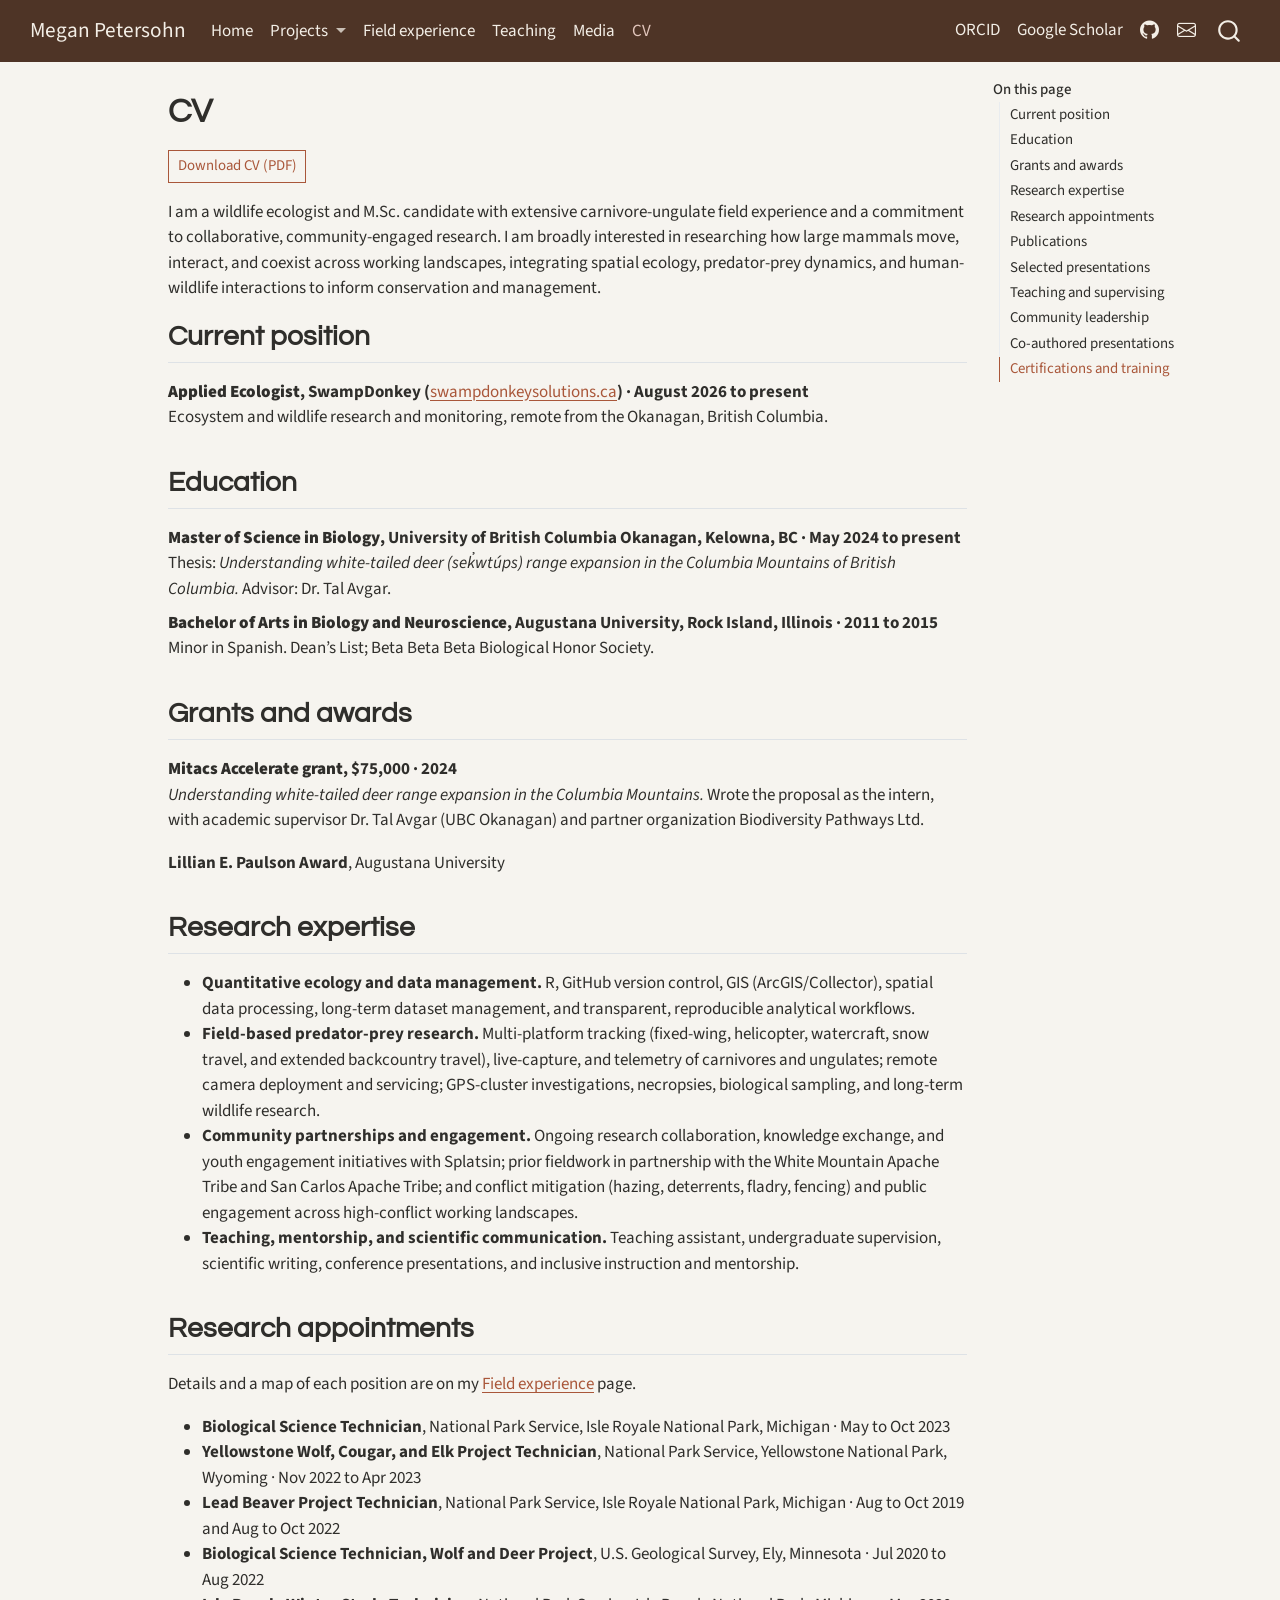
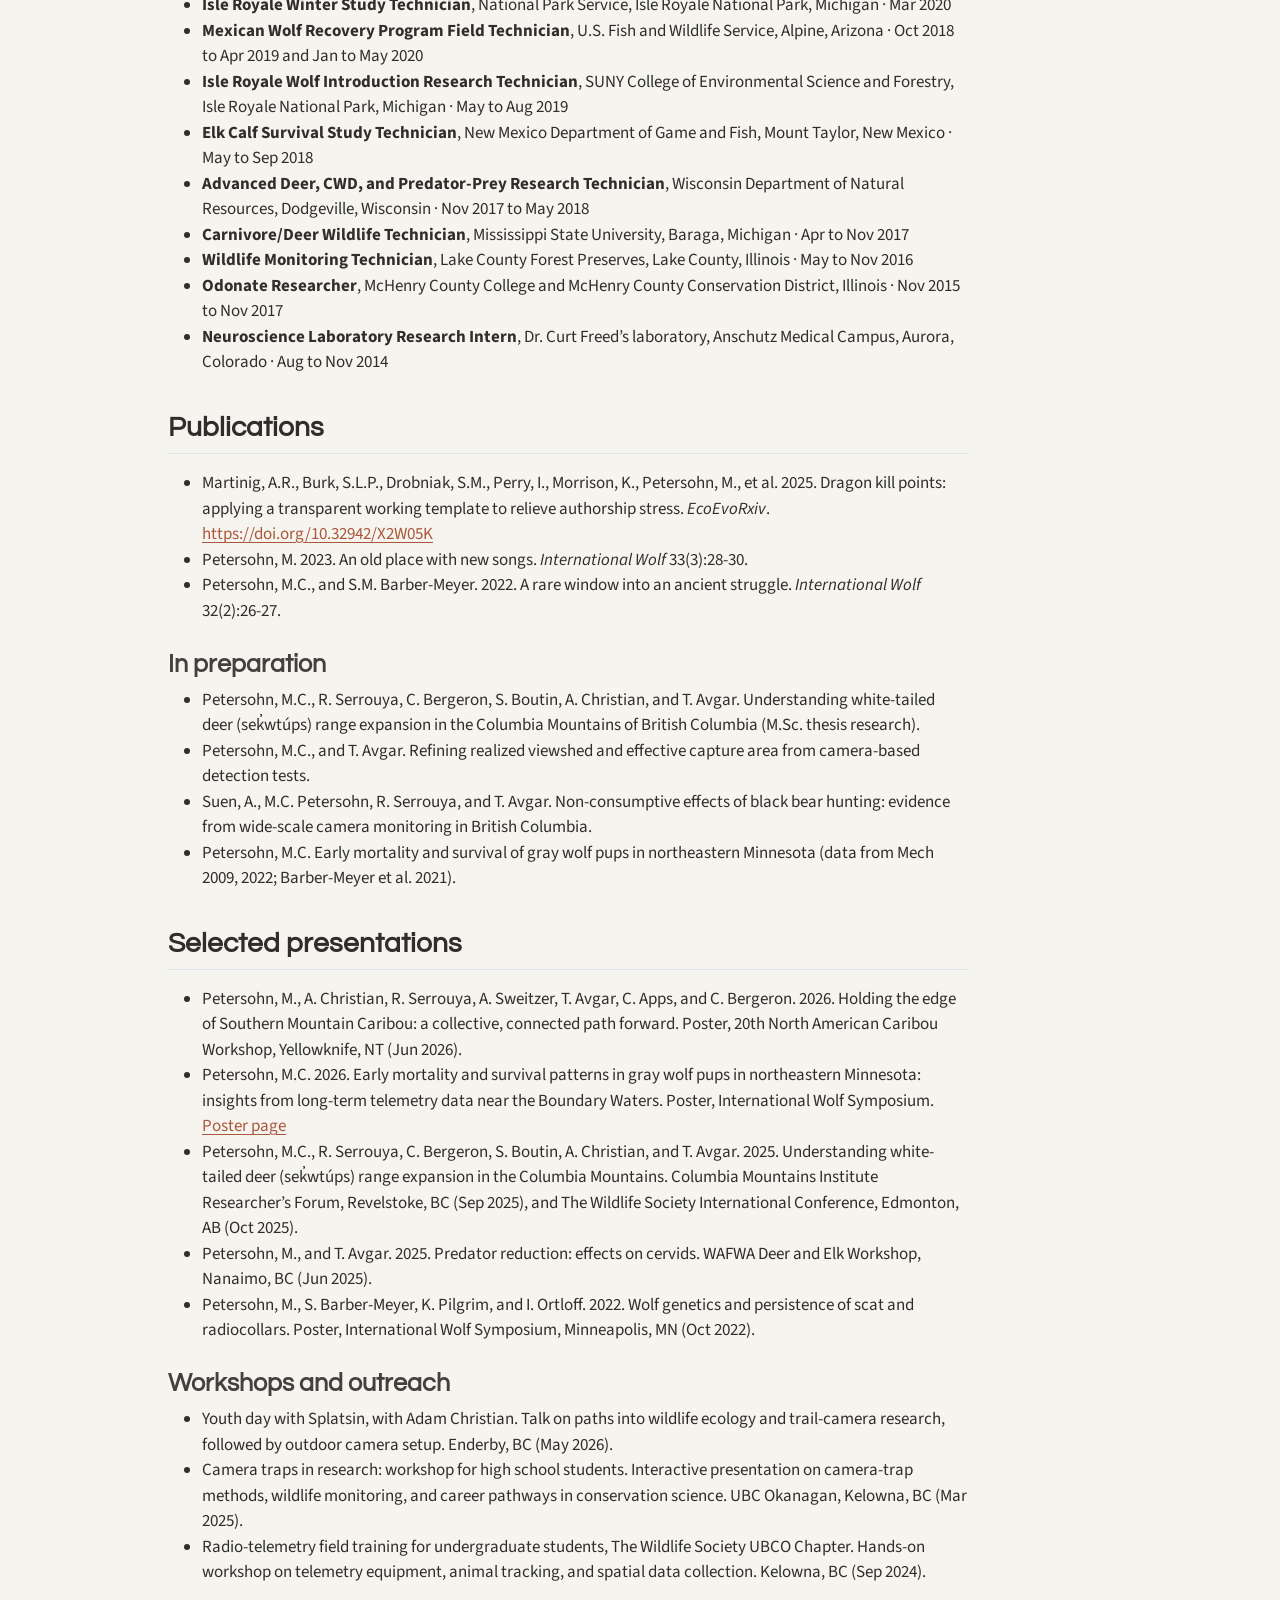
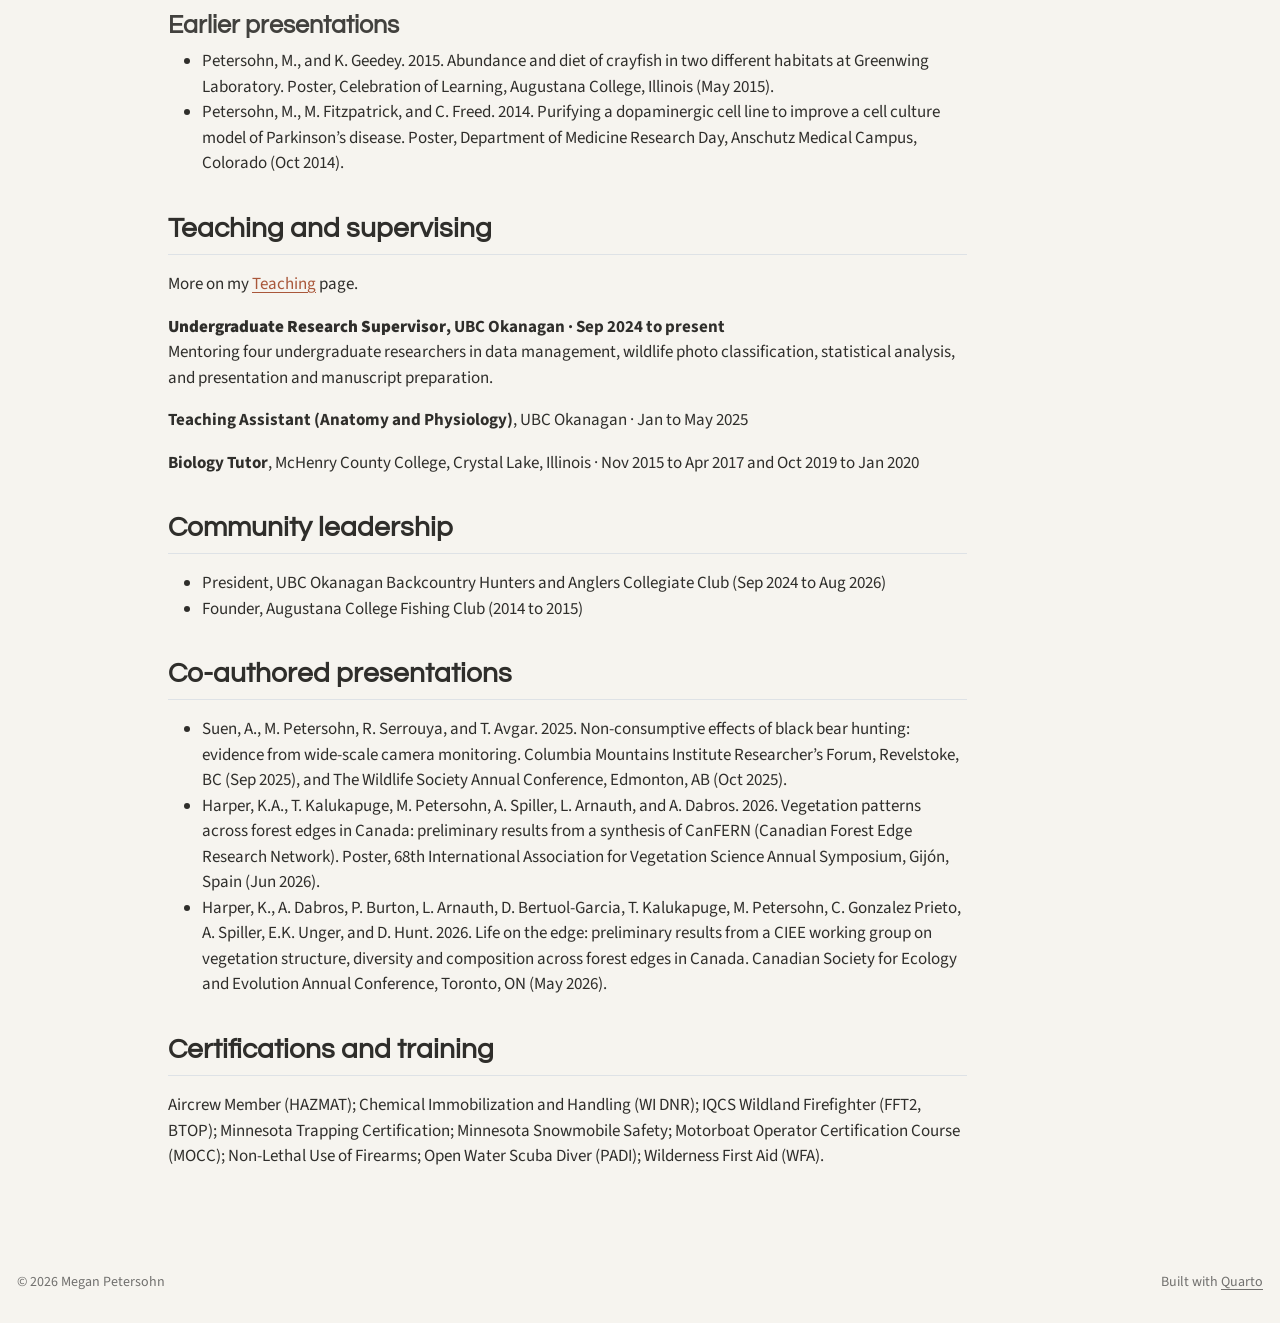
<file: docs/cv.html>
<!DOCTYPE html>
<html xmlns="http://www.w3.org/1999/xhtml" lang="en" xml:lang="en"><head>

<meta charset="utf-8">
<meta name="generator" content="quarto-1.6.40">

<meta name="viewport" content="width=device-width, initial-scale=1.0, user-scalable=yes">


<title>CV – Megan Petersohn</title>
<style>
code{white-space: pre-wrap;}
span.smallcaps{font-variant: small-caps;}
div.columns{display: flex; gap: min(4vw, 1.5em);}
div.column{flex: auto; overflow-x: auto;}
div.hanging-indent{margin-left: 1.5em; text-indent: -1.5em;}
ul.task-list{list-style: none;}
ul.task-list li input[type="checkbox"] {
  width: 0.8em;
  margin: 0 0.8em 0.2em -1em; /* quarto-specific, see https://github.com/quarto-dev/quarto-cli/issues/4556 */ 
  vertical-align: middle;
}
</style>


<script src="site_libs/quarto-nav/quarto-nav.js"></script>
<script src="site_libs/quarto-nav/headroom.min.js"></script>
<script src="site_libs/clipboard/clipboard.min.js"></script>
<script src="site_libs/quarto-search/autocomplete.umd.js"></script>
<script src="site_libs/quarto-search/fuse.min.js"></script>
<script src="site_libs/quarto-search/quarto-search.js"></script>
<meta name="quarto:offset" content="./">
<script src="site_libs/quarto-html/quarto.js"></script>
<script src="site_libs/quarto-html/popper.min.js"></script>
<script src="site_libs/quarto-html/tippy.umd.min.js"></script>
<script src="site_libs/quarto-html/anchor.min.js"></script>
<link href="site_libs/quarto-html/tippy.css" rel="stylesheet">
<link href="site_libs/quarto-html/quarto-syntax-highlighting-549806ee2085284f45b00abea8c6df48.css" rel="stylesheet" id="quarto-text-highlighting-styles">
<script src="site_libs/bootstrap/bootstrap.min.js"></script>
<link href="site_libs/bootstrap/bootstrap-icons.css" rel="stylesheet">
<link href="site_libs/bootstrap/bootstrap-301045ceb5a69488ad2a655b0d117735.min.css" rel="stylesheet" append-hash="true" id="quarto-bootstrap" data-mode="light">
<script id="quarto-search-options" type="application/json">{
  "location": "navbar",
  "copy-button": false,
  "collapse-after": 3,
  "panel-placement": "end",
  "type": "overlay",
  "limit": 50,
  "keyboard-shortcut": [
    "f",
    "/",
    "s"
  ],
  "show-item-context": false,
  "language": {
    "search-no-results-text": "No results",
    "search-matching-documents-text": "matching documents",
    "search-copy-link-title": "Copy link to search",
    "search-hide-matches-text": "Hide additional matches",
    "search-more-match-text": "more match in this document",
    "search-more-matches-text": "more matches in this document",
    "search-clear-button-title": "Clear",
    "search-text-placeholder": "",
    "search-detached-cancel-button-title": "Cancel",
    "search-submit-button-title": "Submit",
    "search-label": "Search"
  }
}</script>
<style>html{ scroll-behavior: smooth; }</style>


</head>

<body class="nav-fixed">

<div id="quarto-search-results"></div>
  <header id="quarto-header" class="headroom fixed-top">
    <nav class="navbar navbar-expand-xl " data-bs-theme="dark">
      <div class="navbar-container container-fluid">
      <div class="navbar-brand-container mx-auto">
    <a class="navbar-brand" href="./index.html">
    <span class="navbar-title">Megan Petersohn</span>
    </a>
  </div>
            <div id="quarto-search" class="" title="Search"></div>
          <button class="navbar-toggler" type="button" data-bs-toggle="collapse" data-bs-target="#navbarCollapse" aria-controls="navbarCollapse" role="menu" aria-expanded="false" aria-label="Toggle navigation" onclick="if (window.quartoToggleHeadroom) { window.quartoToggleHeadroom(); }">
  <span class="navbar-toggler-icon"></span>
</button>
          <div class="collapse navbar-collapse" id="navbarCollapse">
            <ul class="navbar-nav navbar-nav-scroll me-auto">
  <li class="nav-item">
    <a class="nav-link" href="./index.html"> 
<span class="menu-text">Home</span></a>
  </li>  
  <li class="nav-item dropdown ">
    <a class="nav-link dropdown-toggle" href="#" id="nav-menu-projects" role="link" data-bs-toggle="dropdown" aria-expanded="false">
 <span class="menu-text">Projects</span>
    </a>
    <ul class="dropdown-menu" aria-labelledby="nav-menu-projects">    
        <li>
    <a class="dropdown-item" href="./research.html">
 <span class="dropdown-text">Current projects</span></a>
  </li>  
        <li>
    <a class="dropdown-item" href="./projects/wtd-expansion/index.html">
 <span class="dropdown-text">White-tailed deer</span></a>
  </li>  
        <li>
    <a class="dropdown-item" href="./projects/snf-wolf-pups/index.html">
 <span class="dropdown-text">Wolf pup survival</span></a>
  </li>  
    </ul>
  </li>
  <li class="nav-item">
    <a class="nav-link" href="./experience.html"> 
<span class="menu-text">Field experience</span></a>
  </li>  
  <li class="nav-item">
    <a class="nav-link" href="./teaching.html"> 
<span class="menu-text">Teaching</span></a>
  </li>  
  <li class="nav-item">
    <a class="nav-link" href="./media.html"> 
<span class="menu-text">Media</span></a>
  </li>  
  <li class="nav-item">
    <a class="nav-link active" href="./cv.html" aria-current="page"> 
<span class="menu-text">CV</span></a>
  </li>  
</ul>
            <ul class="navbar-nav navbar-nav-scroll ms-auto">
  <li class="nav-item">
    <a class="nav-link" href="https://orcid.org/0000-0002-8955-9980"> 
<span class="menu-text">ORCID</span></a>
  </li>  
  <li class="nav-item">
    <a class="nav-link" href="https://scholar.google.com/citations?user=bjq4MwMAAAAJ"> 
<span class="menu-text">Google Scholar</span></a>
  </li>  
  <li class="nav-item compact">
    <a class="nav-link" href="https://github.com/meganpetersohn"> <i class="bi bi-github" role="img" aria-label="GitHub">
</i> 
<span class="menu-text"></span></a>
  </li>  
  <li class="nav-item compact">
    <a class="nav-link" href="mailto:megan.c.petersohn@gmail.com"> <i class="bi bi-envelope" role="img" aria-label="Email">
</i> 
<span class="menu-text"></span></a>
  </li>  
</ul>
          </div> <!-- /navcollapse -->
            <div class="quarto-navbar-tools">
</div>
      </div> <!-- /container-fluid -->
    </nav>
</header>
<!-- content -->
<div id="quarto-content" class="quarto-container page-columns page-rows-contents page-layout-article page-navbar">
<!-- sidebar -->
<!-- margin-sidebar -->
    <div id="quarto-margin-sidebar" class="sidebar margin-sidebar">
        <nav id="TOC" role="doc-toc" class="toc-active">
    <h2 id="toc-title">On this page</h2>
   
  <ul>
  <li><a href="#current-position" id="toc-current-position" class="nav-link active" data-scroll-target="#current-position">Current position</a></li>
  <li><a href="#education" id="toc-education" class="nav-link" data-scroll-target="#education">Education</a></li>
  <li><a href="#grants-and-awards" id="toc-grants-and-awards" class="nav-link" data-scroll-target="#grants-and-awards">Grants and awards</a></li>
  <li><a href="#research-expertise" id="toc-research-expertise" class="nav-link" data-scroll-target="#research-expertise">Research expertise</a></li>
  <li><a href="#research-appointments" id="toc-research-appointments" class="nav-link" data-scroll-target="#research-appointments">Research appointments</a></li>
  <li><a href="#publications" id="toc-publications" class="nav-link" data-scroll-target="#publications">Publications</a>
  <ul class="collapse">
  <li><a href="#in-preparation" id="toc-in-preparation" class="nav-link" data-scroll-target="#in-preparation">In preparation</a></li>
  </ul></li>
  <li><a href="#selected-presentations" id="toc-selected-presentations" class="nav-link" data-scroll-target="#selected-presentations">Selected presentations</a>
  <ul class="collapse">
  <li><a href="#workshops-and-outreach" id="toc-workshops-and-outreach" class="nav-link" data-scroll-target="#workshops-and-outreach">Workshops and outreach</a></li>
  <li><a href="#earlier-presentations" id="toc-earlier-presentations" class="nav-link" data-scroll-target="#earlier-presentations">Earlier presentations</a></li>
  </ul></li>
  <li><a href="#teaching-and-supervising" id="toc-teaching-and-supervising" class="nav-link" data-scroll-target="#teaching-and-supervising">Teaching and supervising</a></li>
  <li><a href="#community-leadership" id="toc-community-leadership" class="nav-link" data-scroll-target="#community-leadership">Community leadership</a></li>
  <li><a href="#co-authored-presentations" id="toc-co-authored-presentations" class="nav-link" data-scroll-target="#co-authored-presentations">Co-authored presentations</a></li>
  <li><a href="#certifications-and-training" id="toc-certifications-and-training" class="nav-link" data-scroll-target="#certifications-and-training">Certifications and training</a></li>
  </ul>
</nav>
    </div>
<!-- main -->
<main class="content" id="quarto-document-content">

<header id="title-block-header" class="quarto-title-block default">
<div class="quarto-title">
<h1 class="title">CV</h1>
</div>



<div class="quarto-title-meta">

    
  
    
  </div>
  


</header>


<p><a href="files/Petersohn_CV.pdf" class="btn btn-outline-primary btn-sm">Download CV (PDF)</a></p>
<p>I am a wildlife ecologist and M.Sc. candidate with extensive carnivore-ungulate field experience and a commitment to collaborative, community-engaged research. I am broadly interested in researching how large mammals move, interact, and coexist across working landscapes, integrating spatial ecology, predator-prey dynamics, and human-wildlife interactions to inform conservation and management.</p>
<section id="current-position" class="level2">
<h2 class="anchored" data-anchor-id="current-position">Current position</h2>
<dl>
<dt><strong>Applied Ecologist</strong>, SwampDonkey (<a href="https://www.swampdonkeysolutions.ca/">swampdonkeysolutions.ca</a>) · August 2026 to present</dt>
<dd>
Ecosystem and wildlife research and monitoring, remote from the Okanagan, British Columbia.
</dd>
</dl>
</section>
<section id="education" class="level2">
<h2 class="anchored" data-anchor-id="education">Education</h2>
<dl>
<dt><strong>Master of Science in Biology</strong>, University of British Columbia Okanagan, Kelowna, BC · May 2024 to present</dt>
<dd>
Thesis: <em>Understanding white-tailed deer (sek̓wtúps) range expansion in the Columbia Mountains of British Columbia.</em> Advisor: Dr.&nbsp;Tal Avgar.
</dd>
<dt><strong>Bachelor of Arts in Biology and Neuroscience</strong>, Augustana University, Rock Island, Illinois · 2011 to 2015</dt>
<dd>
Minor in Spanish. Dean’s List; Beta Beta Beta Biological Honor Society.
</dd>
</dl>
</section>
<section id="grants-and-awards" class="level2">
<h2 class="anchored" data-anchor-id="grants-and-awards">Grants and awards</h2>
<dl>
<dt><strong>Mitacs Accelerate grant</strong>, $75,000 · 2024</dt>
<dd>
<em>Understanding white-tailed deer range expansion in the Columbia Mountains.</em> Wrote the proposal as the intern, with academic supervisor Dr.&nbsp;Tal Avgar (UBC Okanagan) and partner organization Biodiversity Pathways Ltd.
</dd>
</dl>
<p><strong>Lillian E. Paulson Award</strong>, Augustana University</p>
</section>
<section id="research-expertise" class="level2">
<h2 class="anchored" data-anchor-id="research-expertise">Research expertise</h2>
<ul>
<li><strong>Quantitative ecology and data management.</strong> R, GitHub version control, GIS (ArcGIS/Collector), spatial data processing, long-term dataset management, and transparent, reproducible analytical workflows.</li>
<li><strong>Field-based predator-prey research.</strong> Multi-platform tracking (fixed-wing, helicopter, watercraft, snow travel, and extended backcountry travel), live-capture, and telemetry of carnivores and ungulates; remote camera deployment and servicing; GPS-cluster investigations, necropsies, biological sampling, and long-term wildlife research.</li>
<li><strong>Community partnerships and engagement.</strong> Ongoing research collaboration, knowledge exchange, and youth engagement initiatives with Splatsin; prior fieldwork in partnership with the White Mountain Apache Tribe and San Carlos Apache Tribe; and conflict mitigation (hazing, deterrents, fladry, fencing) and public engagement across high-conflict working landscapes.</li>
<li><strong>Teaching, mentorship, and scientific communication.</strong> Teaching assistant, undergraduate supervision, scientific writing, conference presentations, and inclusive instruction and mentorship.</li>
</ul>
</section>
<section id="research-appointments" class="level2">
<h2 class="anchored" data-anchor-id="research-appointments">Research appointments</h2>
<p>Details and a map of each position are on my <a href="./experience.html">Field experience</a> page.</p>
<ul>
<li><strong>Biological Science Technician</strong>, National Park Service, Isle Royale National Park, Michigan · May to Oct 2023</li>
<li><strong>Yellowstone Wolf, Cougar, and Elk Project Technician</strong>, National Park Service, Yellowstone National Park, Wyoming · Nov 2022 to Apr 2023</li>
<li><strong>Lead Beaver Project Technician</strong>, National Park Service, Isle Royale National Park, Michigan · Aug to Oct 2019 and Aug to Oct 2022</li>
<li><strong>Biological Science Technician, Wolf and Deer Project</strong>, U.S. Geological Survey, Ely, Minnesota · Jul 2020 to Aug 2022</li>
<li><strong>Isle Royale Winter Study Technician</strong>, National Park Service, Isle Royale National Park, Michigan · Mar 2020</li>
<li><strong>Mexican Wolf Recovery Program Field Technician</strong>, U.S. Fish and Wildlife Service, Alpine, Arizona · Oct 2018 to Apr 2019 and Jan to May 2020</li>
<li><strong>Isle Royale Wolf Introduction Research Technician</strong>, SUNY College of Environmental Science and Forestry, Isle Royale National Park, Michigan · May to Aug 2019</li>
<li><strong>Elk Calf Survival Study Technician</strong>, New Mexico Department of Game and Fish, Mount Taylor, New Mexico · May to Sep 2018</li>
<li><strong>Advanced Deer, CWD, and Predator-Prey Research Technician</strong>, Wisconsin Department of Natural Resources, Dodgeville, Wisconsin · Nov 2017 to May 2018</li>
<li><strong>Carnivore/Deer Wildlife Technician</strong>, Mississippi State University, Baraga, Michigan · Apr to Nov 2017</li>
<li><strong>Wildlife Monitoring Technician</strong>, Lake County Forest Preserves, Lake County, Illinois · May to Nov 2016</li>
<li><strong>Odonate Researcher</strong>, McHenry County College and McHenry County Conservation District, Illinois · Nov 2015 to Nov 2017</li>
<li><strong>Neuroscience Laboratory Research Intern</strong>, Dr.&nbsp;Curt Freed’s laboratory, Anschutz Medical Campus, Aurora, Colorado · Aug to Nov 2014</li>
</ul>
</section>
<section id="publications" class="level2">
<h2 class="anchored" data-anchor-id="publications">Publications</h2>
<ul>
<li>Martinig, A.R., Burk, S.L.P., Drobniak, S.M., Perry, I., Morrison, K., Petersohn, M., et al.&nbsp;2025. Dragon kill points: applying a transparent working template to relieve authorship stress. <em>EcoEvoRxiv</em>. <a href="https://doi.org/10.32942/X2W05K" class="uri">https://doi.org/10.32942/X2W05K</a></li>
<li>Petersohn, M. 2023. An old place with new songs. <em>International Wolf</em> 33(3):28-30.</li>
<li>Petersohn, M.C., and S.M. Barber-Meyer. 2022. A rare window into an ancient struggle. <em>International Wolf</em> 32(2):26-27.</li>
</ul>
<section id="in-preparation" class="level3">
<h3 class="anchored" data-anchor-id="in-preparation">In preparation</h3>
<ul>
<li>Petersohn, M.C., R. Serrouya, C. Bergeron, S. Boutin, A. Christian, and T. Avgar. Understanding white-tailed deer (sek̓wtúps) range expansion in the Columbia Mountains of British Columbia (M.Sc. thesis research).</li>
<li>Petersohn, M.C., and T. Avgar. Refining realized viewshed and effective capture area from camera-based detection tests.</li>
<li>Suen, A., M.C. Petersohn, R. Serrouya, and T. Avgar. Non-consumptive effects of black bear hunting: evidence from wide-scale camera monitoring in British Columbia.</li>
<li>Petersohn, M.C. Early mortality and survival of gray wolf pups in northeastern Minnesota (data from Mech 2009, 2022; Barber-Meyer et al.&nbsp;2021).</li>
</ul>
</section>
</section>
<section id="selected-presentations" class="level2">
<h2 class="anchored" data-anchor-id="selected-presentations">Selected presentations</h2>
<ul>
<li>Petersohn, M., A. Christian, R. Serrouya, A. Sweitzer, T. Avgar, C. Apps, and C. Bergeron. 2026. Holding the edge of Southern Mountain Caribou: a collective, connected path forward. Poster, 20th North American Caribou Workshop, Yellowknife, NT (Jun 2026).</li>
<li>Petersohn, M.C. 2026. Early mortality and survival patterns in gray wolf pups in northeastern Minnesota: insights from long-term telemetry data near the Boundary Waters. Poster, International Wolf Symposium. <a href="./projects/snf-wolf-pups/index.html">Poster page</a></li>
<li>Petersohn, M.C., R. Serrouya, C. Bergeron, S. Boutin, A. Christian, and T. Avgar. 2025. Understanding white-tailed deer (sek̓wtúps) range expansion in the Columbia Mountains. Columbia Mountains Institute Researcher’s Forum, Revelstoke, BC (Sep 2025), and The Wildlife Society International Conference, Edmonton, AB (Oct 2025).</li>
<li>Petersohn, M., and T. Avgar. 2025. Predator reduction: effects on cervids. WAFWA Deer and Elk Workshop, Nanaimo, BC (Jun 2025).</li>
<li>Petersohn, M., S. Barber-Meyer, K. Pilgrim, and I. Ortloff. 2022. Wolf genetics and persistence of scat and radiocollars. Poster, International Wolf Symposium, Minneapolis, MN (Oct 2022).</li>
</ul>
<section id="workshops-and-outreach" class="level3">
<h3 class="anchored" data-anchor-id="workshops-and-outreach">Workshops and outreach</h3>
<ul>
<li>Youth day with Splatsin, with Adam Christian. Talk on paths into wildlife ecology and trail-camera research, followed by outdoor camera setup. Enderby, BC (May 2026).</li>
<li>Camera traps in research: workshop for high school students. Interactive presentation on camera-trap methods, wildlife monitoring, and career pathways in conservation science. UBC Okanagan, Kelowna, BC (Mar 2025).</li>
<li>Radio-telemetry field training for undergraduate students, The Wildlife Society UBCO Chapter. Hands-on workshop on telemetry equipment, animal tracking, and spatial data collection. Kelowna, BC (Sep 2024).</li>
</ul>
</section>
<section id="earlier-presentations" class="level3">
<h3 class="anchored" data-anchor-id="earlier-presentations">Earlier presentations</h3>
<ul>
<li>Petersohn, M., and K. Geedey. 2015. Abundance and diet of crayfish in two different habitats at Greenwing Laboratory. Poster, Celebration of Learning, Augustana College, Illinois (May 2015).</li>
<li>Petersohn, M., M. Fitzpatrick, and C. Freed. 2014. Purifying a dopaminergic cell line to improve a cell culture model of Parkinson’s disease. Poster, Department of Medicine Research Day, Anschutz Medical Campus, Colorado (Oct 2014).</li>
</ul>
</section>
</section>
<section id="teaching-and-supervising" class="level2">
<h2 class="anchored" data-anchor-id="teaching-and-supervising">Teaching and supervising</h2>
<p>More on my <a href="./teaching.html">Teaching</a> page.</p>
<dl>
<dt><strong>Undergraduate Research Supervisor</strong>, UBC Okanagan · Sep 2024 to present</dt>
<dd>
Mentoring four undergraduate researchers in data management, wildlife photo classification, statistical analysis, and presentation and manuscript preparation.
</dd>
</dl>
<p><strong>Teaching Assistant (Anatomy and Physiology)</strong>, UBC Okanagan · Jan to May 2025</p>
<p><strong>Biology Tutor</strong>, McHenry County College, Crystal Lake, Illinois · Nov 2015 to Apr 2017 and Oct 2019 to Jan 2020</p>
</section>
<section id="community-leadership" class="level2">
<h2 class="anchored" data-anchor-id="community-leadership">Community leadership</h2>
<ul>
<li>President, UBC Okanagan Backcountry Hunters and Anglers Collegiate Club (Sep 2024 to Aug 2026)</li>
<li>Founder, Augustana College Fishing Club (2014 to 2015)</li>
</ul>
</section>
<section id="co-authored-presentations" class="level2">
<h2 class="anchored" data-anchor-id="co-authored-presentations">Co-authored presentations</h2>
<ul>
<li>Suen, A., M. Petersohn, R. Serrouya, and T. Avgar. 2025. Non-consumptive effects of black bear hunting: evidence from wide-scale camera monitoring. Columbia Mountains Institute Researcher’s Forum, Revelstoke, BC (Sep 2025), and The Wildlife Society Annual Conference, Edmonton, AB (Oct 2025).</li>
<li>Harper, K.A., T. Kalukapuge, M. Petersohn, A. Spiller, L. Arnauth, and A. Dabros. 2026. Vegetation patterns across forest edges in Canada: preliminary results from a synthesis of CanFERN (Canadian Forest Edge Research Network). Poster, 68th International Association for Vegetation Science Annual Symposium, Gijón, Spain (Jun 2026).</li>
<li>Harper, K., A. Dabros, P. Burton, L. Arnauth, D. Bertuol-Garcia, T. Kalukapuge, M. Petersohn, C. Gonzalez Prieto, A. Spiller, E.K. Unger, and D. Hunt. 2026. Life on the edge: preliminary results from a CIEE working group on vegetation structure, diversity and composition across forest edges in Canada. Canadian Society for Ecology and Evolution Annual Conference, Toronto, ON (May 2026).</li>
</ul>
</section>
<section id="certifications-and-training" class="level2">
<h2 class="anchored" data-anchor-id="certifications-and-training">Certifications and training</h2>
<p>Aircrew Member (HAZMAT); Chemical Immobilization and Handling (WI DNR); IQCS Wildland Firefighter (FFT2, BTOP); Minnesota Trapping Certification; Minnesota Snowmobile Safety; Motorboat Operator Certification Course (MOCC); Non-Lethal Use of Firearms; Open Water Scuba Diver (PADI); Wilderness First Aid (WFA).</p>


</section>

</main> <!-- /main -->
<script id="quarto-html-after-body" type="application/javascript">
window.document.addEventListener("DOMContentLoaded", function (event) {
  const toggleBodyColorMode = (bsSheetEl) => {
    const mode = bsSheetEl.getAttribute("data-mode");
    const bodyEl = window.document.querySelector("body");
    if (mode === "dark") {
      bodyEl.classList.add("quarto-dark");
      bodyEl.classList.remove("quarto-light");
    } else {
      bodyEl.classList.add("quarto-light");
      bodyEl.classList.remove("quarto-dark");
    }
  }
  const toggleBodyColorPrimary = () => {
    const bsSheetEl = window.document.querySelector("link#quarto-bootstrap");
    if (bsSheetEl) {
      toggleBodyColorMode(bsSheetEl);
    }
  }
  toggleBodyColorPrimary();  
  const icon = "";
  const anchorJS = new window.AnchorJS();
  anchorJS.options = {
    placement: 'right',
    icon: icon
  };
  anchorJS.add('.anchored');
  const isCodeAnnotation = (el) => {
    for (const clz of el.classList) {
      if (clz.startsWith('code-annotation-')) {                     
        return true;
      }
    }
    return false;
  }
  const onCopySuccess = function(e) {
    // button target
    const button = e.trigger;
    // don't keep focus
    button.blur();
    // flash "checked"
    button.classList.add('code-copy-button-checked');
    var currentTitle = button.getAttribute("title");
    button.setAttribute("title", "Copied!");
    let tooltip;
    if (window.bootstrap) {
      button.setAttribute("data-bs-toggle", "tooltip");
      button.setAttribute("data-bs-placement", "left");
      button.setAttribute("data-bs-title", "Copied!");
      tooltip = new bootstrap.Tooltip(button, 
        { trigger: "manual", 
          customClass: "code-copy-button-tooltip",
          offset: [0, -8]});
      tooltip.show();    
    }
    setTimeout(function() {
      if (tooltip) {
        tooltip.hide();
        button.removeAttribute("data-bs-title");
        button.removeAttribute("data-bs-toggle");
        button.removeAttribute("data-bs-placement");
      }
      button.setAttribute("title", currentTitle);
      button.classList.remove('code-copy-button-checked');
    }, 1000);
    // clear code selection
    e.clearSelection();
  }
  const getTextToCopy = function(trigger) {
      const codeEl = trigger.previousElementSibling.cloneNode(true);
      for (const childEl of codeEl.children) {
        if (isCodeAnnotation(childEl)) {
          childEl.remove();
        }
      }
      return codeEl.innerText;
  }
  const clipboard = new window.ClipboardJS('.code-copy-button:not([data-in-quarto-modal])', {
    text: getTextToCopy
  });
  clipboard.on('success', onCopySuccess);
  if (window.document.getElementById('quarto-embedded-source-code-modal')) {
    const clipboardModal = new window.ClipboardJS('.code-copy-button[data-in-quarto-modal]', {
      text: getTextToCopy,
      container: window.document.getElementById('quarto-embedded-source-code-modal')
    });
    clipboardModal.on('success', onCopySuccess);
  }
    var localhostRegex = new RegExp(/^(?:http|https):\/\/localhost\:?[0-9]*\//);
    var mailtoRegex = new RegExp(/^mailto:/);
      var filterRegex = new RegExp("https:\/\/meganpetersohn\.github\.io");
    var isInternal = (href) => {
        return filterRegex.test(href) || localhostRegex.test(href) || mailtoRegex.test(href);
    }
    // Inspect non-navigation links and adorn them if external
 	var links = window.document.querySelectorAll('a[href]:not(.nav-link):not(.navbar-brand):not(.toc-action):not(.sidebar-link):not(.sidebar-item-toggle):not(.pagination-link):not(.no-external):not([aria-hidden]):not(.dropdown-item):not(.quarto-navigation-tool):not(.about-link)');
    for (var i=0; i<links.length; i++) {
      const link = links[i];
      if (!isInternal(link.href)) {
        // undo the damage that might have been done by quarto-nav.js in the case of
        // links that we want to consider external
        if (link.dataset.originalHref !== undefined) {
          link.href = link.dataset.originalHref;
        }
          // target, if specified
          link.setAttribute("target", "_blank");
          if (link.getAttribute("rel") === null) {
            link.setAttribute("rel", "noopener");
          }
      }
    }
  function tippyHover(el, contentFn, onTriggerFn, onUntriggerFn) {
    const config = {
      allowHTML: true,
      maxWidth: 500,
      delay: 100,
      arrow: false,
      appendTo: function(el) {
          return el.parentElement;
      },
      interactive: true,
      interactiveBorder: 10,
      theme: 'quarto',
      placement: 'bottom-start',
    };
    if (contentFn) {
      config.content = contentFn;
    }
    if (onTriggerFn) {
      config.onTrigger = onTriggerFn;
    }
    if (onUntriggerFn) {
      config.onUntrigger = onUntriggerFn;
    }
    window.tippy(el, config); 
  }
  const noterefs = window.document.querySelectorAll('a[role="doc-noteref"]');
  for (var i=0; i<noterefs.length; i++) {
    const ref = noterefs[i];
    tippyHover(ref, function() {
      // use id or data attribute instead here
      let href = ref.getAttribute('data-footnote-href') || ref.getAttribute('href');
      try { href = new URL(href).hash; } catch {}
      const id = href.replace(/^#\/?/, "");
      const note = window.document.getElementById(id);
      if (note) {
        return note.innerHTML;
      } else {
        return "";
      }
    });
  }
  const xrefs = window.document.querySelectorAll('a.quarto-xref');
  const processXRef = (id, note) => {
    // Strip column container classes
    const stripColumnClz = (el) => {
      el.classList.remove("page-full", "page-columns");
      if (el.children) {
        for (const child of el.children) {
          stripColumnClz(child);
        }
      }
    }
    stripColumnClz(note)
    if (id === null || id.startsWith('sec-')) {
      // Special case sections, only their first couple elements
      const container = document.createElement("div");
      if (note.children && note.children.length > 2) {
        container.appendChild(note.children[0].cloneNode(true));
        for (let i = 1; i < note.children.length; i++) {
          const child = note.children[i];
          if (child.tagName === "P" && child.innerText === "") {
            continue;
          } else {
            container.appendChild(child.cloneNode(true));
            break;
          }
        }
        if (window.Quarto?.typesetMath) {
          window.Quarto.typesetMath(container);
        }
        return container.innerHTML
      } else {
        if (window.Quarto?.typesetMath) {
          window.Quarto.typesetMath(note);
        }
        return note.innerHTML;
      }
    } else {
      // Remove any anchor links if they are present
      const anchorLink = note.querySelector('a.anchorjs-link');
      if (anchorLink) {
        anchorLink.remove();
      }
      if (window.Quarto?.typesetMath) {
        window.Quarto.typesetMath(note);
      }
      if (note.classList.contains("callout")) {
        return note.outerHTML;
      } else {
        return note.innerHTML;
      }
    }
  }
  for (var i=0; i<xrefs.length; i++) {
    const xref = xrefs[i];
    tippyHover(xref, undefined, function(instance) {
      instance.disable();
      let url = xref.getAttribute('href');
      let hash = undefined; 
      if (url.startsWith('#')) {
        hash = url;
      } else {
        try { hash = new URL(url).hash; } catch {}
      }
      if (hash) {
        const id = hash.replace(/^#\/?/, "");
        const note = window.document.getElementById(id);
        if (note !== null) {
          try {
            const html = processXRef(id, note.cloneNode(true));
            instance.setContent(html);
          } finally {
            instance.enable();
            instance.show();
          }
        } else {
          // See if we can fetch this
          fetch(url.split('#')[0])
          .then(res => res.text())
          .then(html => {
            const parser = new DOMParser();
            const htmlDoc = parser.parseFromString(html, "text/html");
            const note = htmlDoc.getElementById(id);
            if (note !== null) {
              const html = processXRef(id, note);
              instance.setContent(html);
            } 
          }).finally(() => {
            instance.enable();
            instance.show();
          });
        }
      } else {
        // See if we can fetch a full url (with no hash to target)
        // This is a special case and we should probably do some content thinning / targeting
        fetch(url)
        .then(res => res.text())
        .then(html => {
          const parser = new DOMParser();
          const htmlDoc = parser.parseFromString(html, "text/html");
          const note = htmlDoc.querySelector('main.content');
          if (note !== null) {
            // This should only happen for chapter cross references
            // (since there is no id in the URL)
            // remove the first header
            if (note.children.length > 0 && note.children[0].tagName === "HEADER") {
              note.children[0].remove();
            }
            const html = processXRef(null, note);
            instance.setContent(html);
          } 
        }).finally(() => {
          instance.enable();
          instance.show();
        });
      }
    }, function(instance) {
    });
  }
      let selectedAnnoteEl;
      const selectorForAnnotation = ( cell, annotation) => {
        let cellAttr = 'data-code-cell="' + cell + '"';
        let lineAttr = 'data-code-annotation="' +  annotation + '"';
        const selector = 'span[' + cellAttr + '][' + lineAttr + ']';
        return selector;
      }
      const selectCodeLines = (annoteEl) => {
        const doc = window.document;
        const targetCell = annoteEl.getAttribute("data-target-cell");
        const targetAnnotation = annoteEl.getAttribute("data-target-annotation");
        const annoteSpan = window.document.querySelector(selectorForAnnotation(targetCell, targetAnnotation));
        const lines = annoteSpan.getAttribute("data-code-lines").split(",");
        const lineIds = lines.map((line) => {
          return targetCell + "-" + line;
        })
        let top = null;
        let height = null;
        let parent = null;
        if (lineIds.length > 0) {
            //compute the position of the single el (top and bottom and make a div)
            const el = window.document.getElementById(lineIds[0]);
            top = el.offsetTop;
            height = el.offsetHeight;
            parent = el.parentElement.parentElement;
          if (lineIds.length > 1) {
            const lastEl = window.document.getElementById(lineIds[lineIds.length - 1]);
            const bottom = lastEl.offsetTop + lastEl.offsetHeight;
            height = bottom - top;
          }
          if (top !== null && height !== null && parent !== null) {
            // cook up a div (if necessary) and position it 
            let div = window.document.getElementById("code-annotation-line-highlight");
            if (div === null) {
              div = window.document.createElement("div");
              div.setAttribute("id", "code-annotation-line-highlight");
              div.style.position = 'absolute';
              parent.appendChild(div);
            }
            div.style.top = top - 2 + "px";
            div.style.height = height + 4 + "px";
            div.style.left = 0;
            let gutterDiv = window.document.getElementById("code-annotation-line-highlight-gutter");
            if (gutterDiv === null) {
              gutterDiv = window.document.createElement("div");
              gutterDiv.setAttribute("id", "code-annotation-line-highlight-gutter");
              gutterDiv.style.position = 'absolute';
              const codeCell = window.document.getElementById(targetCell);
              const gutter = codeCell.querySelector('.code-annotation-gutter');
              gutter.appendChild(gutterDiv);
            }
            gutterDiv.style.top = top - 2 + "px";
            gutterDiv.style.height = height + 4 + "px";
          }
          selectedAnnoteEl = annoteEl;
        }
      };
      const unselectCodeLines = () => {
        const elementsIds = ["code-annotation-line-highlight", "code-annotation-line-highlight-gutter"];
        elementsIds.forEach((elId) => {
          const div = window.document.getElementById(elId);
          if (div) {
            div.remove();
          }
        });
        selectedAnnoteEl = undefined;
      };
        // Handle positioning of the toggle
    window.addEventListener(
      "resize",
      throttle(() => {
        elRect = undefined;
        if (selectedAnnoteEl) {
          selectCodeLines(selectedAnnoteEl);
        }
      }, 10)
    );
    function throttle(fn, ms) {
    let throttle = false;
    let timer;
      return (...args) => {
        if(!throttle) { // first call gets through
            fn.apply(this, args);
            throttle = true;
        } else { // all the others get throttled
            if(timer) clearTimeout(timer); // cancel #2
            timer = setTimeout(() => {
              fn.apply(this, args);
              timer = throttle = false;
            }, ms);
        }
      };
    }
      // Attach click handler to the DT
      const annoteDls = window.document.querySelectorAll('dt[data-target-cell]');
      for (const annoteDlNode of annoteDls) {
        annoteDlNode.addEventListener('click', (event) => {
          const clickedEl = event.target;
          if (clickedEl !== selectedAnnoteEl) {
            unselectCodeLines();
            const activeEl = window.document.querySelector('dt[data-target-cell].code-annotation-active');
            if (activeEl) {
              activeEl.classList.remove('code-annotation-active');
            }
            selectCodeLines(clickedEl);
            clickedEl.classList.add('code-annotation-active');
          } else {
            // Unselect the line
            unselectCodeLines();
            clickedEl.classList.remove('code-annotation-active');
          }
        });
      }
  const findCites = (el) => {
    const parentEl = el.parentElement;
    if (parentEl) {
      const cites = parentEl.dataset.cites;
      if (cites) {
        return {
          el,
          cites: cites.split(' ')
        };
      } else {
        return findCites(el.parentElement)
      }
    } else {
      return undefined;
    }
  };
  var bibliorefs = window.document.querySelectorAll('a[role="doc-biblioref"]');
  for (var i=0; i<bibliorefs.length; i++) {
    const ref = bibliorefs[i];
    const citeInfo = findCites(ref);
    if (citeInfo) {
      tippyHover(citeInfo.el, function() {
        var popup = window.document.createElement('div');
        citeInfo.cites.forEach(function(cite) {
          var citeDiv = window.document.createElement('div');
          citeDiv.classList.add('hanging-indent');
          citeDiv.classList.add('csl-entry');
          var biblioDiv = window.document.getElementById('ref-' + cite);
          if (biblioDiv) {
            citeDiv.innerHTML = biblioDiv.innerHTML;
          }
          popup.appendChild(citeDiv);
        });
        return popup.innerHTML;
      });
    }
  }
});
</script>
</div> <!-- /content -->
<footer class="footer">
  <div class="nav-footer">
    <div class="nav-footer-left">
<p>© 2026 Megan Petersohn</p>
</div>   
    <div class="nav-footer-center">
      &nbsp;
    </div>
    <div class="nav-footer-right">
<p>Built with <a href="https://quarto.org">Quarto</a></p>
</div>
  </div>
</footer>




<script src="site_libs/quarto-html/zenscroll-min.js"></script>
</body></html>
</file>
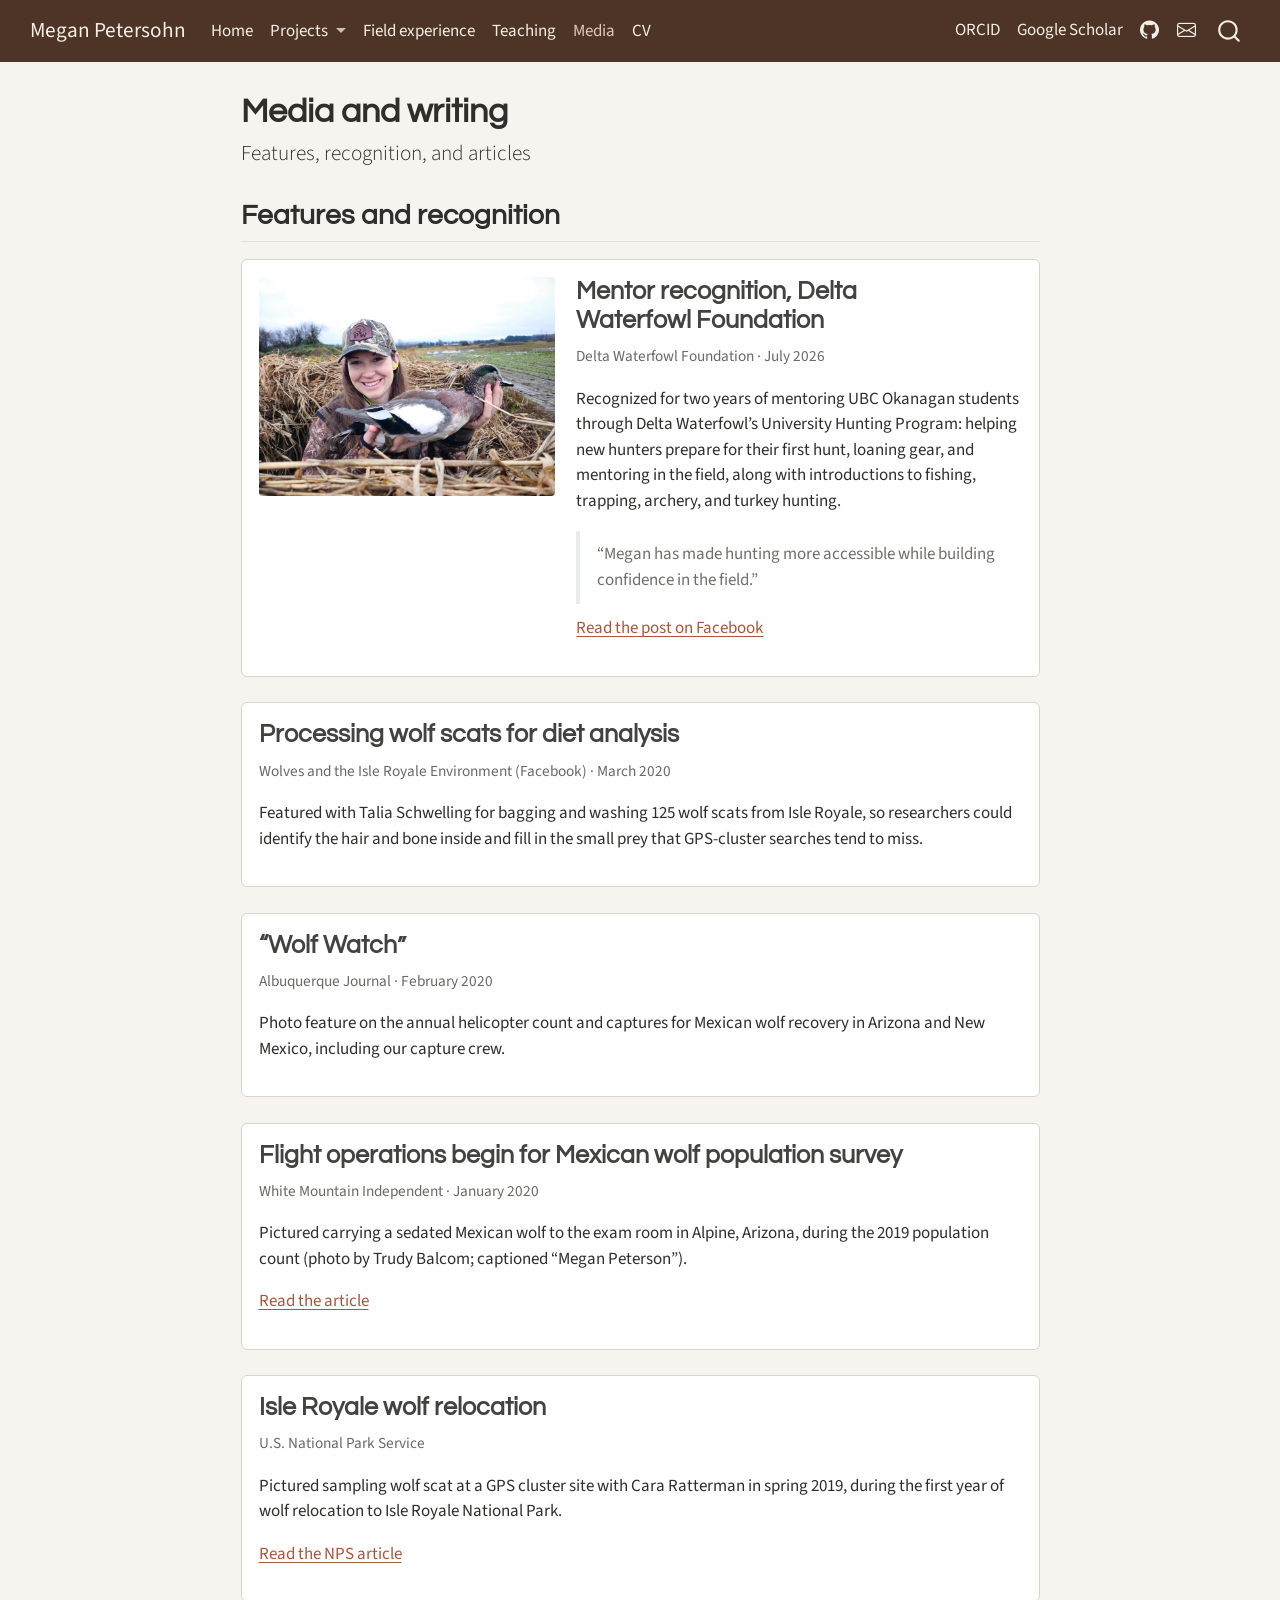
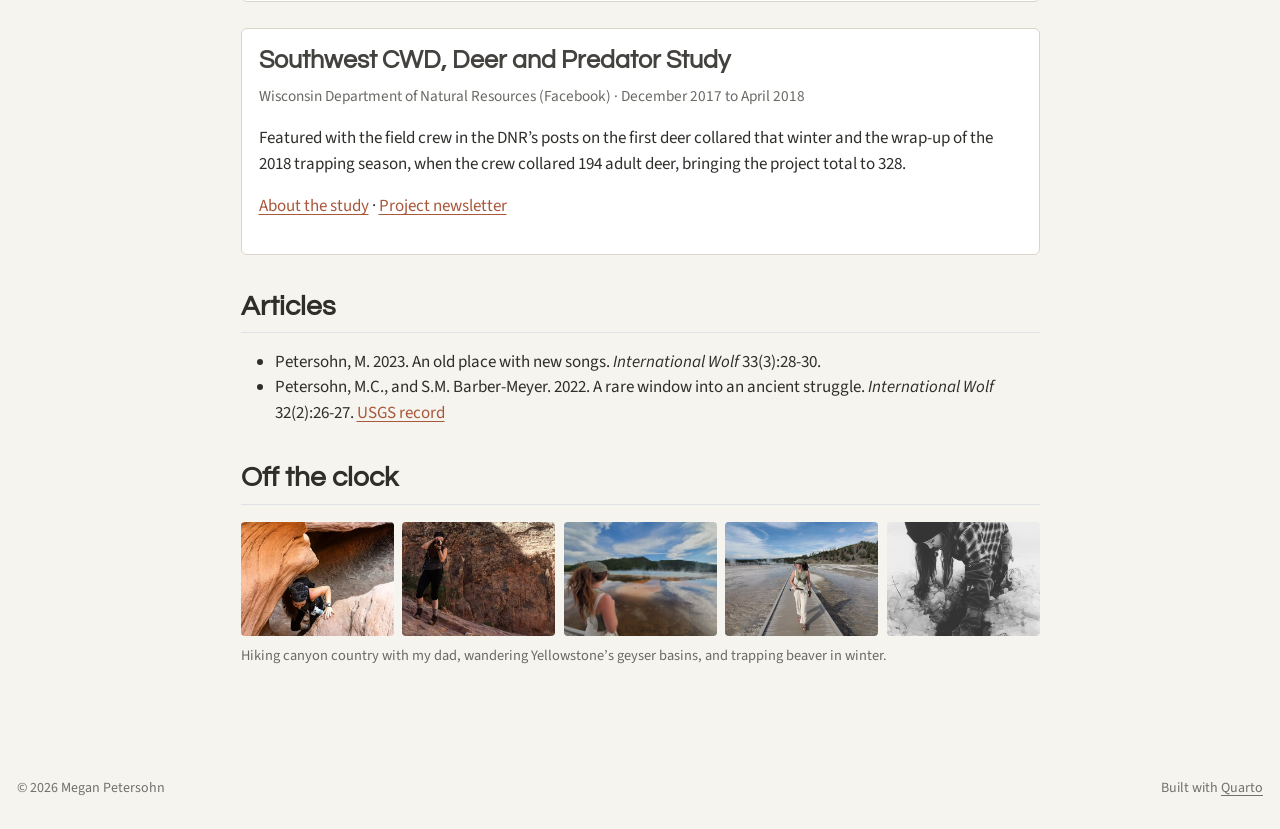
<file: docs/media.html>
<!DOCTYPE html>
<html xmlns="http://www.w3.org/1999/xhtml" lang="en" xml:lang="en"><head>

<meta charset="utf-8">
<meta name="generator" content="quarto-1.6.40">

<meta name="viewport" content="width=device-width, initial-scale=1.0, user-scalable=yes">


<title>Media and writing – Megan Petersohn</title>
<style>
code{white-space: pre-wrap;}
span.smallcaps{font-variant: small-caps;}
div.columns{display: flex; gap: min(4vw, 1.5em);}
div.column{flex: auto; overflow-x: auto;}
div.hanging-indent{margin-left: 1.5em; text-indent: -1.5em;}
ul.task-list{list-style: none;}
ul.task-list li input[type="checkbox"] {
  width: 0.8em;
  margin: 0 0.8em 0.2em -1em; /* quarto-specific, see https://github.com/quarto-dev/quarto-cli/issues/4556 */ 
  vertical-align: middle;
}
</style>


<script src="site_libs/quarto-nav/quarto-nav.js"></script>
<script src="site_libs/quarto-nav/headroom.min.js"></script>
<script src="site_libs/clipboard/clipboard.min.js"></script>
<script src="site_libs/quarto-search/autocomplete.umd.js"></script>
<script src="site_libs/quarto-search/fuse.min.js"></script>
<script src="site_libs/quarto-search/quarto-search.js"></script>
<meta name="quarto:offset" content="./">
<script src="site_libs/quarto-html/quarto.js"></script>
<script src="site_libs/quarto-html/popper.min.js"></script>
<script src="site_libs/quarto-html/tippy.umd.min.js"></script>
<script src="site_libs/quarto-html/anchor.min.js"></script>
<link href="site_libs/quarto-html/tippy.css" rel="stylesheet">
<link href="site_libs/quarto-html/quarto-syntax-highlighting-549806ee2085284f45b00abea8c6df48.css" rel="stylesheet" id="quarto-text-highlighting-styles">
<script src="site_libs/bootstrap/bootstrap.min.js"></script>
<link href="site_libs/bootstrap/bootstrap-icons.css" rel="stylesheet">
<link href="site_libs/bootstrap/bootstrap-301045ceb5a69488ad2a655b0d117735.min.css" rel="stylesheet" append-hash="true" id="quarto-bootstrap" data-mode="light">
<script src="site_libs/quarto-contrib/glightbox/glightbox.min.js"></script>
<link href="site_libs/quarto-contrib/glightbox/glightbox.min.css" rel="stylesheet">
<link href="site_libs/quarto-contrib/glightbox/lightbox.css" rel="stylesheet">
<script id="quarto-search-options" type="application/json">{
  "location": "navbar",
  "copy-button": false,
  "collapse-after": 3,
  "panel-placement": "end",
  "type": "overlay",
  "limit": 50,
  "keyboard-shortcut": [
    "f",
    "/",
    "s"
  ],
  "show-item-context": false,
  "language": {
    "search-no-results-text": "No results",
    "search-matching-documents-text": "matching documents",
    "search-copy-link-title": "Copy link to search",
    "search-hide-matches-text": "Hide additional matches",
    "search-more-match-text": "more match in this document",
    "search-more-matches-text": "more matches in this document",
    "search-clear-button-title": "Clear",
    "search-text-placeholder": "",
    "search-detached-cancel-button-title": "Cancel",
    "search-submit-button-title": "Submit",
    "search-label": "Search"
  }
}</script>
<style>html{ scroll-behavior: smooth; }</style>


</head>

<body class="nav-fixed fullcontent">

<div id="quarto-search-results"></div>
  <header id="quarto-header" class="headroom fixed-top">
    <nav class="navbar navbar-expand-xl " data-bs-theme="dark">
      <div class="navbar-container container-fluid">
      <div class="navbar-brand-container mx-auto">
    <a class="navbar-brand" href="./index.html">
    <span class="navbar-title">Megan Petersohn</span>
    </a>
  </div>
            <div id="quarto-search" class="" title="Search"></div>
          <button class="navbar-toggler" type="button" data-bs-toggle="collapse" data-bs-target="#navbarCollapse" aria-controls="navbarCollapse" role="menu" aria-expanded="false" aria-label="Toggle navigation" onclick="if (window.quartoToggleHeadroom) { window.quartoToggleHeadroom(); }">
  <span class="navbar-toggler-icon"></span>
</button>
          <div class="collapse navbar-collapse" id="navbarCollapse">
            <ul class="navbar-nav navbar-nav-scroll me-auto">
  <li class="nav-item">
    <a class="nav-link" href="./index.html"> 
<span class="menu-text">Home</span></a>
  </li>  
  <li class="nav-item dropdown ">
    <a class="nav-link dropdown-toggle" href="#" id="nav-menu-projects" role="link" data-bs-toggle="dropdown" aria-expanded="false">
 <span class="menu-text">Projects</span>
    </a>
    <ul class="dropdown-menu" aria-labelledby="nav-menu-projects">    
        <li>
    <a class="dropdown-item" href="./research.html">
 <span class="dropdown-text">Current projects</span></a>
  </li>  
        <li>
    <a class="dropdown-item" href="./projects/wtd-expansion/index.html">
 <span class="dropdown-text">White-tailed deer</span></a>
  </li>  
        <li>
    <a class="dropdown-item" href="./projects/snf-wolf-pups/index.html">
 <span class="dropdown-text">Wolf pup survival</span></a>
  </li>  
    </ul>
  </li>
  <li class="nav-item">
    <a class="nav-link" href="./experience.html"> 
<span class="menu-text">Field experience</span></a>
  </li>  
  <li class="nav-item">
    <a class="nav-link" href="./teaching.html"> 
<span class="menu-text">Teaching</span></a>
  </li>  
  <li class="nav-item">
    <a class="nav-link active" href="./media.html" aria-current="page"> 
<span class="menu-text">Media</span></a>
  </li>  
  <li class="nav-item">
    <a class="nav-link" href="./cv.html"> 
<span class="menu-text">CV</span></a>
  </li>  
</ul>
            <ul class="navbar-nav navbar-nav-scroll ms-auto">
  <li class="nav-item">
    <a class="nav-link" href="https://orcid.org/0000-0002-8955-9980"> 
<span class="menu-text">ORCID</span></a>
  </li>  
  <li class="nav-item">
    <a class="nav-link" href="https://scholar.google.com/citations?user=bjq4MwMAAAAJ"> 
<span class="menu-text">Google Scholar</span></a>
  </li>  
  <li class="nav-item compact">
    <a class="nav-link" href="https://github.com/meganpetersohn"> <i class="bi bi-github" role="img" aria-label="GitHub">
</i> 
<span class="menu-text"></span></a>
  </li>  
  <li class="nav-item compact">
    <a class="nav-link" href="mailto:megan.c.petersohn@gmail.com"> <i class="bi bi-envelope" role="img" aria-label="Email">
</i> 
<span class="menu-text"></span></a>
  </li>  
</ul>
          </div> <!-- /navcollapse -->
            <div class="quarto-navbar-tools">
</div>
      </div> <!-- /container-fluid -->
    </nav>
</header>
<!-- content -->
<div id="quarto-content" class="quarto-container page-columns page-rows-contents page-layout-article page-navbar">
<!-- sidebar -->
<!-- margin-sidebar -->
    
<!-- main -->
<main class="content" id="quarto-document-content">

<header id="title-block-header" class="quarto-title-block default">
<div class="quarto-title">
<h1 class="title">Media and writing</h1>
<p class="subtitle lead">Features, recognition, and articles</p>
</div>



<div class="quarto-title-meta">

    
  
    
  </div>
  


</header>


<section id="features-and-recognition" class="level2">
<h2 class="anchored" data-anchor-id="features-and-recognition">Features and recognition</h2>
<div class="media-card">
<p><a href="files/media/delta_waterfowl_wigeon.jpg" class="lightbox" data-gallery="quarto-lightbox-gallery-1"><img src="files/media/delta_waterfowl_wigeon.jpg" class="img-fluid" alt="Megan smiling in a duck blind, holding an American wigeon."></a></p>
<section id="mentor-recognition-delta-waterfowl-foundation" class="level3 media-text">
<h3 class="anchored" data-anchor-id="mentor-recognition-delta-waterfowl-foundation">Mentor recognition, Delta Waterfowl Foundation</h3>
<p><span class="media-meta">Delta Waterfowl Foundation · July 2026</span></p>
<p>Recognized for two years of mentoring UBC Okanagan students through Delta Waterfowl’s University Hunting Program: helping new hunters prepare for their first hunt, loaning gear, and mentoring in the field, along with introductions to fishing, trapping, archery, and turkey hunting.</p>
<blockquote class="blockquote">
<p>“Megan has made hunting more accessible while building confidence in the field.”</p>
</blockquote>
<p><a href="https://www.facebook.com/story.php?story_fbid=1460829489422035&amp;id=100064849926108">Read the post on Facebook</a></p>
</section>
</div>
<div class="media-card">
<section id="processing-wolf-scats-for-diet-analysis" class="level3 media-text">
<h3 class="anchored" data-anchor-id="processing-wolf-scats-for-diet-analysis">Processing wolf scats for diet analysis</h3>
<p><span class="media-meta">Wolves and the Isle Royale Environment (Facebook) · March 2020</span></p>
<p>Featured with Talia Schwelling for bagging and washing 125 wolf scats from Isle Royale, so researchers could identify the hair and bone inside and fill in the small prey that GPS-cluster searches tend to miss.</p>
</section>
</div>
<div class="media-card">
<section id="wolf-watch" class="level3 media-text">
<h3 class="anchored" data-anchor-id="wolf-watch">“Wolf Watch”</h3>
<p><span class="media-meta">Albuquerque Journal · February 2020</span></p>
<p>Photo feature on the annual helicopter count and captures for Mexican wolf recovery in Arizona and New Mexico, including our capture crew.</p>
</section>
</div>
<div class="media-card">
<section id="flight-operations-begin-for-mexican-wolf-population-survey" class="level3 media-text">
<h3 class="anchored" data-anchor-id="flight-operations-begin-for-mexican-wolf-population-survey">Flight operations begin for Mexican wolf population survey</h3>
<p><span class="media-meta">White Mountain Independent · January 2020</span></p>
<p>Pictured carrying a sedated Mexican wolf to the exam room in Alpine, Arizona, during the 2019 population count (photo by Trudy Balcom; captioned “Megan Peterson”).</p>
<p><a href="https://www.wmicentral.com/news/latest_news/flight-operations-to-begin-for-mexican-wolf-population-survey/article_673490e3-8991-53eb-a091-93e9bc72d012.html">Read the article</a></p>
</section>
</div>
<div class="media-card">
<section id="isle-royale-wolf-relocation" class="level3 media-text">
<h3 class="anchored" data-anchor-id="isle-royale-wolf-relocation">Isle Royale wolf relocation</h3>
<p><span class="media-meta">U.S. National Park Service</span></p>
<p>Pictured sampling wolf scat at a GPS cluster site with Cara Ratterman in spring 2019, during the first year of wolf relocation to Isle Royale National Park.</p>
<p><a href="https://www.nps.gov/articles/000/isle-royale-wolf-relocation.htm">Read the NPS article</a></p>
</section>
</div>
<div class="media-card">
<section id="southwest-cwd-deer-and-predator-study" class="level3 media-text">
<h3 class="anchored" data-anchor-id="southwest-cwd-deer-and-predator-study">Southwest CWD, Deer and Predator Study</h3>
<p><span class="media-meta">Wisconsin Department of Natural Resources (Facebook) · December 2017 to April 2018</span></p>
<p>Featured with the field crew in the DNR’s posts on the first deer collared that winter and the wrap-up of the 2018 trapping season, when the crew collared 194 adult deer, bringing the project total to 328.</p>
<p><a href="https://dnr.wisconsin.gov/topic/research/projects/dpp/index">About the study</a> · <a href="https://dnr.wi.gov/topic/research/articles/november2018.html">Project newsletter</a></p>
</section>
</div>
</section>
<section id="articles" class="level2">
<h2 class="anchored" data-anchor-id="articles">Articles</h2>
<ul>
<li>Petersohn, M. 2023. An old place with new songs. <em>International Wolf</em> 33(3):28-30.</li>
<li>Petersohn, M.C., and S.M. Barber-Meyer. 2022. A rare window into an ancient struggle. <em>International Wolf</em> 32(2):26-27. <a href="https://pubs.usgs.gov/publication/70232261">USGS record</a></li>
</ul>
</section>
<section id="off-the-clock" class="level2">
<h2 class="anchored" data-anchor-id="off-the-clock">Off the clock</h2>
<div class="photo-strip">
<p><img src="files/personal/hiking_slot_canyon.jpg" class="img-fluid" data-group="personal" alt="Megan climbing up through a red sandstone slot canyon."> <img src="files/personal/hiking_camera.jpg" class="img-fluid" data-group="personal" alt="Megan photographing from a sandstone ledge."> <img src="files/personal/yellowstone_grand_prismatic.jpg" class="img-fluid" data-group="personal" alt="Megan looking out over the steaming, orange-rimmed Grand Prismatic Spring in Yellowstone."> <img src="files/personal/yellowstone_boardwalk.jpg" class="img-fluid" data-group="personal" alt="Megan laughing on a boardwalk across a Yellowstone geyser basin, camera in hand."> <img src="files/personal/winter_beaver_trapping.jpg" class="img-fluid" data-group="personal" alt="Black-and-white photo of Megan reaching through broken ice to set a beaver trap in deep snow."></p>
</div>
<p><span class="strip-caption">Hiking canyon country with my dad, wandering Yellowstone’s geyser basins, and trapping beaver in winter.</span></p>


</section>

</main> <!-- /main -->
<script id="quarto-html-after-body" type="application/javascript">
window.document.addEventListener("DOMContentLoaded", function (event) {
  const toggleBodyColorMode = (bsSheetEl) => {
    const mode = bsSheetEl.getAttribute("data-mode");
    const bodyEl = window.document.querySelector("body");
    if (mode === "dark") {
      bodyEl.classList.add("quarto-dark");
      bodyEl.classList.remove("quarto-light");
    } else {
      bodyEl.classList.add("quarto-light");
      bodyEl.classList.remove("quarto-dark");
    }
  }
  const toggleBodyColorPrimary = () => {
    const bsSheetEl = window.document.querySelector("link#quarto-bootstrap");
    if (bsSheetEl) {
      toggleBodyColorMode(bsSheetEl);
    }
  }
  toggleBodyColorPrimary();  
  const icon = "";
  const anchorJS = new window.AnchorJS();
  anchorJS.options = {
    placement: 'right',
    icon: icon
  };
  anchorJS.add('.anchored');
  const isCodeAnnotation = (el) => {
    for (const clz of el.classList) {
      if (clz.startsWith('code-annotation-')) {                     
        return true;
      }
    }
    return false;
  }
  const onCopySuccess = function(e) {
    // button target
    const button = e.trigger;
    // don't keep focus
    button.blur();
    // flash "checked"
    button.classList.add('code-copy-button-checked');
    var currentTitle = button.getAttribute("title");
    button.setAttribute("title", "Copied!");
    let tooltip;
    if (window.bootstrap) {
      button.setAttribute("data-bs-toggle", "tooltip");
      button.setAttribute("data-bs-placement", "left");
      button.setAttribute("data-bs-title", "Copied!");
      tooltip = new bootstrap.Tooltip(button, 
        { trigger: "manual", 
          customClass: "code-copy-button-tooltip",
          offset: [0, -8]});
      tooltip.show();    
    }
    setTimeout(function() {
      if (tooltip) {
        tooltip.hide();
        button.removeAttribute("data-bs-title");
        button.removeAttribute("data-bs-toggle");
        button.removeAttribute("data-bs-placement");
      }
      button.setAttribute("title", currentTitle);
      button.classList.remove('code-copy-button-checked');
    }, 1000);
    // clear code selection
    e.clearSelection();
  }
  const getTextToCopy = function(trigger) {
      const codeEl = trigger.previousElementSibling.cloneNode(true);
      for (const childEl of codeEl.children) {
        if (isCodeAnnotation(childEl)) {
          childEl.remove();
        }
      }
      return codeEl.innerText;
  }
  const clipboard = new window.ClipboardJS('.code-copy-button:not([data-in-quarto-modal])', {
    text: getTextToCopy
  });
  clipboard.on('success', onCopySuccess);
  if (window.document.getElementById('quarto-embedded-source-code-modal')) {
    const clipboardModal = new window.ClipboardJS('.code-copy-button[data-in-quarto-modal]', {
      text: getTextToCopy,
      container: window.document.getElementById('quarto-embedded-source-code-modal')
    });
    clipboardModal.on('success', onCopySuccess);
  }
    var localhostRegex = new RegExp(/^(?:http|https):\/\/localhost\:?[0-9]*\//);
    var mailtoRegex = new RegExp(/^mailto:/);
      var filterRegex = new RegExp("https:\/\/meganpetersohn\.github\.io");
    var isInternal = (href) => {
        return filterRegex.test(href) || localhostRegex.test(href) || mailtoRegex.test(href);
    }
    // Inspect non-navigation links and adorn them if external
 	var links = window.document.querySelectorAll('a[href]:not(.nav-link):not(.navbar-brand):not(.toc-action):not(.sidebar-link):not(.sidebar-item-toggle):not(.pagination-link):not(.no-external):not([aria-hidden]):not(.dropdown-item):not(.quarto-navigation-tool):not(.about-link)');
    for (var i=0; i<links.length; i++) {
      const link = links[i];
      if (!isInternal(link.href)) {
        // undo the damage that might have been done by quarto-nav.js in the case of
        // links that we want to consider external
        if (link.dataset.originalHref !== undefined) {
          link.href = link.dataset.originalHref;
        }
          // target, if specified
          link.setAttribute("target", "_blank");
          if (link.getAttribute("rel") === null) {
            link.setAttribute("rel", "noopener");
          }
      }
    }
  function tippyHover(el, contentFn, onTriggerFn, onUntriggerFn) {
    const config = {
      allowHTML: true,
      maxWidth: 500,
      delay: 100,
      arrow: false,
      appendTo: function(el) {
          return el.parentElement;
      },
      interactive: true,
      interactiveBorder: 10,
      theme: 'quarto',
      placement: 'bottom-start',
    };
    if (contentFn) {
      config.content = contentFn;
    }
    if (onTriggerFn) {
      config.onTrigger = onTriggerFn;
    }
    if (onUntriggerFn) {
      config.onUntrigger = onUntriggerFn;
    }
    window.tippy(el, config); 
  }
  const noterefs = window.document.querySelectorAll('a[role="doc-noteref"]');
  for (var i=0; i<noterefs.length; i++) {
    const ref = noterefs[i];
    tippyHover(ref, function() {
      // use id or data attribute instead here
      let href = ref.getAttribute('data-footnote-href') || ref.getAttribute('href');
      try { href = new URL(href).hash; } catch {}
      const id = href.replace(/^#\/?/, "");
      const note = window.document.getElementById(id);
      if (note) {
        return note.innerHTML;
      } else {
        return "";
      }
    });
  }
  const xrefs = window.document.querySelectorAll('a.quarto-xref');
  const processXRef = (id, note) => {
    // Strip column container classes
    const stripColumnClz = (el) => {
      el.classList.remove("page-full", "page-columns");
      if (el.children) {
        for (const child of el.children) {
          stripColumnClz(child);
        }
      }
    }
    stripColumnClz(note)
    if (id === null || id.startsWith('sec-')) {
      // Special case sections, only their first couple elements
      const container = document.createElement("div");
      if (note.children && note.children.length > 2) {
        container.appendChild(note.children[0].cloneNode(true));
        for (let i = 1; i < note.children.length; i++) {
          const child = note.children[i];
          if (child.tagName === "P" && child.innerText === "") {
            continue;
          } else {
            container.appendChild(child.cloneNode(true));
            break;
          }
        }
        if (window.Quarto?.typesetMath) {
          window.Quarto.typesetMath(container);
        }
        return container.innerHTML
      } else {
        if (window.Quarto?.typesetMath) {
          window.Quarto.typesetMath(note);
        }
        return note.innerHTML;
      }
    } else {
      // Remove any anchor links if they are present
      const anchorLink = note.querySelector('a.anchorjs-link');
      if (anchorLink) {
        anchorLink.remove();
      }
      if (window.Quarto?.typesetMath) {
        window.Quarto.typesetMath(note);
      }
      if (note.classList.contains("callout")) {
        return note.outerHTML;
      } else {
        return note.innerHTML;
      }
    }
  }
  for (var i=0; i<xrefs.length; i++) {
    const xref = xrefs[i];
    tippyHover(xref, undefined, function(instance) {
      instance.disable();
      let url = xref.getAttribute('href');
      let hash = undefined; 
      if (url.startsWith('#')) {
        hash = url;
      } else {
        try { hash = new URL(url).hash; } catch {}
      }
      if (hash) {
        const id = hash.replace(/^#\/?/, "");
        const note = window.document.getElementById(id);
        if (note !== null) {
          try {
            const html = processXRef(id, note.cloneNode(true));
            instance.setContent(html);
          } finally {
            instance.enable();
            instance.show();
          }
        } else {
          // See if we can fetch this
          fetch(url.split('#')[0])
          .then(res => res.text())
          .then(html => {
            const parser = new DOMParser();
            const htmlDoc = parser.parseFromString(html, "text/html");
            const note = htmlDoc.getElementById(id);
            if (note !== null) {
              const html = processXRef(id, note);
              instance.setContent(html);
            } 
          }).finally(() => {
            instance.enable();
            instance.show();
          });
        }
      } else {
        // See if we can fetch a full url (with no hash to target)
        // This is a special case and we should probably do some content thinning / targeting
        fetch(url)
        .then(res => res.text())
        .then(html => {
          const parser = new DOMParser();
          const htmlDoc = parser.parseFromString(html, "text/html");
          const note = htmlDoc.querySelector('main.content');
          if (note !== null) {
            // This should only happen for chapter cross references
            // (since there is no id in the URL)
            // remove the first header
            if (note.children.length > 0 && note.children[0].tagName === "HEADER") {
              note.children[0].remove();
            }
            const html = processXRef(null, note);
            instance.setContent(html);
          } 
        }).finally(() => {
          instance.enable();
          instance.show();
        });
      }
    }, function(instance) {
    });
  }
      let selectedAnnoteEl;
      const selectorForAnnotation = ( cell, annotation) => {
        let cellAttr = 'data-code-cell="' + cell + '"';
        let lineAttr = 'data-code-annotation="' +  annotation + '"';
        const selector = 'span[' + cellAttr + '][' + lineAttr + ']';
        return selector;
      }
      const selectCodeLines = (annoteEl) => {
        const doc = window.document;
        const targetCell = annoteEl.getAttribute("data-target-cell");
        const targetAnnotation = annoteEl.getAttribute("data-target-annotation");
        const annoteSpan = window.document.querySelector(selectorForAnnotation(targetCell, targetAnnotation));
        const lines = annoteSpan.getAttribute("data-code-lines").split(",");
        const lineIds = lines.map((line) => {
          return targetCell + "-" + line;
        })
        let top = null;
        let height = null;
        let parent = null;
        if (lineIds.length > 0) {
            //compute the position of the single el (top and bottom and make a div)
            const el = window.document.getElementById(lineIds[0]);
            top = el.offsetTop;
            height = el.offsetHeight;
            parent = el.parentElement.parentElement;
          if (lineIds.length > 1) {
            const lastEl = window.document.getElementById(lineIds[lineIds.length - 1]);
            const bottom = lastEl.offsetTop + lastEl.offsetHeight;
            height = bottom - top;
          }
          if (top !== null && height !== null && parent !== null) {
            // cook up a div (if necessary) and position it 
            let div = window.document.getElementById("code-annotation-line-highlight");
            if (div === null) {
              div = window.document.createElement("div");
              div.setAttribute("id", "code-annotation-line-highlight");
              div.style.position = 'absolute';
              parent.appendChild(div);
            }
            div.style.top = top - 2 + "px";
            div.style.height = height + 4 + "px";
            div.style.left = 0;
            let gutterDiv = window.document.getElementById("code-annotation-line-highlight-gutter");
            if (gutterDiv === null) {
              gutterDiv = window.document.createElement("div");
              gutterDiv.setAttribute("id", "code-annotation-line-highlight-gutter");
              gutterDiv.style.position = 'absolute';
              const codeCell = window.document.getElementById(targetCell);
              const gutter = codeCell.querySelector('.code-annotation-gutter');
              gutter.appendChild(gutterDiv);
            }
            gutterDiv.style.top = top - 2 + "px";
            gutterDiv.style.height = height + 4 + "px";
          }
          selectedAnnoteEl = annoteEl;
        }
      };
      const unselectCodeLines = () => {
        const elementsIds = ["code-annotation-line-highlight", "code-annotation-line-highlight-gutter"];
        elementsIds.forEach((elId) => {
          const div = window.document.getElementById(elId);
          if (div) {
            div.remove();
          }
        });
        selectedAnnoteEl = undefined;
      };
        // Handle positioning of the toggle
    window.addEventListener(
      "resize",
      throttle(() => {
        elRect = undefined;
        if (selectedAnnoteEl) {
          selectCodeLines(selectedAnnoteEl);
        }
      }, 10)
    );
    function throttle(fn, ms) {
    let throttle = false;
    let timer;
      return (...args) => {
        if(!throttle) { // first call gets through
            fn.apply(this, args);
            throttle = true;
        } else { // all the others get throttled
            if(timer) clearTimeout(timer); // cancel #2
            timer = setTimeout(() => {
              fn.apply(this, args);
              timer = throttle = false;
            }, ms);
        }
      };
    }
      // Attach click handler to the DT
      const annoteDls = window.document.querySelectorAll('dt[data-target-cell]');
      for (const annoteDlNode of annoteDls) {
        annoteDlNode.addEventListener('click', (event) => {
          const clickedEl = event.target;
          if (clickedEl !== selectedAnnoteEl) {
            unselectCodeLines();
            const activeEl = window.document.querySelector('dt[data-target-cell].code-annotation-active');
            if (activeEl) {
              activeEl.classList.remove('code-annotation-active');
            }
            selectCodeLines(clickedEl);
            clickedEl.classList.add('code-annotation-active');
          } else {
            // Unselect the line
            unselectCodeLines();
            clickedEl.classList.remove('code-annotation-active');
          }
        });
      }
  const findCites = (el) => {
    const parentEl = el.parentElement;
    if (parentEl) {
      const cites = parentEl.dataset.cites;
      if (cites) {
        return {
          el,
          cites: cites.split(' ')
        };
      } else {
        return findCites(el.parentElement)
      }
    } else {
      return undefined;
    }
  };
  var bibliorefs = window.document.querySelectorAll('a[role="doc-biblioref"]');
  for (var i=0; i<bibliorefs.length; i++) {
    const ref = bibliorefs[i];
    const citeInfo = findCites(ref);
    if (citeInfo) {
      tippyHover(citeInfo.el, function() {
        var popup = window.document.createElement('div');
        citeInfo.cites.forEach(function(cite) {
          var citeDiv = window.document.createElement('div');
          citeDiv.classList.add('hanging-indent');
          citeDiv.classList.add('csl-entry');
          var biblioDiv = window.document.getElementById('ref-' + cite);
          if (biblioDiv) {
            citeDiv.innerHTML = biblioDiv.innerHTML;
          }
          popup.appendChild(citeDiv);
        });
        return popup.innerHTML;
      });
    }
  }
});
</script>
</div> <!-- /content -->
<footer class="footer">
  <div class="nav-footer">
    <div class="nav-footer-left">
<p>© 2026 Megan Petersohn</p>
</div>   
    <div class="nav-footer-center">
      &nbsp;
    </div>
    <div class="nav-footer-right">
<p>Built with <a href="https://quarto.org">Quarto</a></p>
</div>
  </div>
</footer>
<script>var lightboxQuarto = GLightbox({"closeEffect":"zoom","descPosition":"bottom","loop":false,"openEffect":"zoom","selector":".lightbox"});
(function() {
  let previousOnload = window.onload;
  window.onload = () => {
    if (previousOnload) {
      previousOnload();
    }
    lightboxQuarto.on('slide_before_load', (data) => {
      const { slideIndex, slideNode, slideConfig, player, trigger } = data;
      const href = trigger.getAttribute('href');
      if (href !== null) {
        const imgEl = window.document.querySelector(`a[href="${href}"] img`);
        if (imgEl !== null) {
          const srcAttr = imgEl.getAttribute("src");
          if (srcAttr && srcAttr.startsWith("data:")) {
            slideConfig.href = srcAttr;
          }
        }
      } 
    });
  
    lightboxQuarto.on('slide_after_load', (data) => {
      const { slideIndex, slideNode, slideConfig, player, trigger } = data;
      if (window.Quarto?.typesetMath) {
        window.Quarto.typesetMath(slideNode);
      }
    });
  
  };
  
})();
          </script>




<script src="site_libs/quarto-html/zenscroll-min.js"></script>
</body></html>
</file>
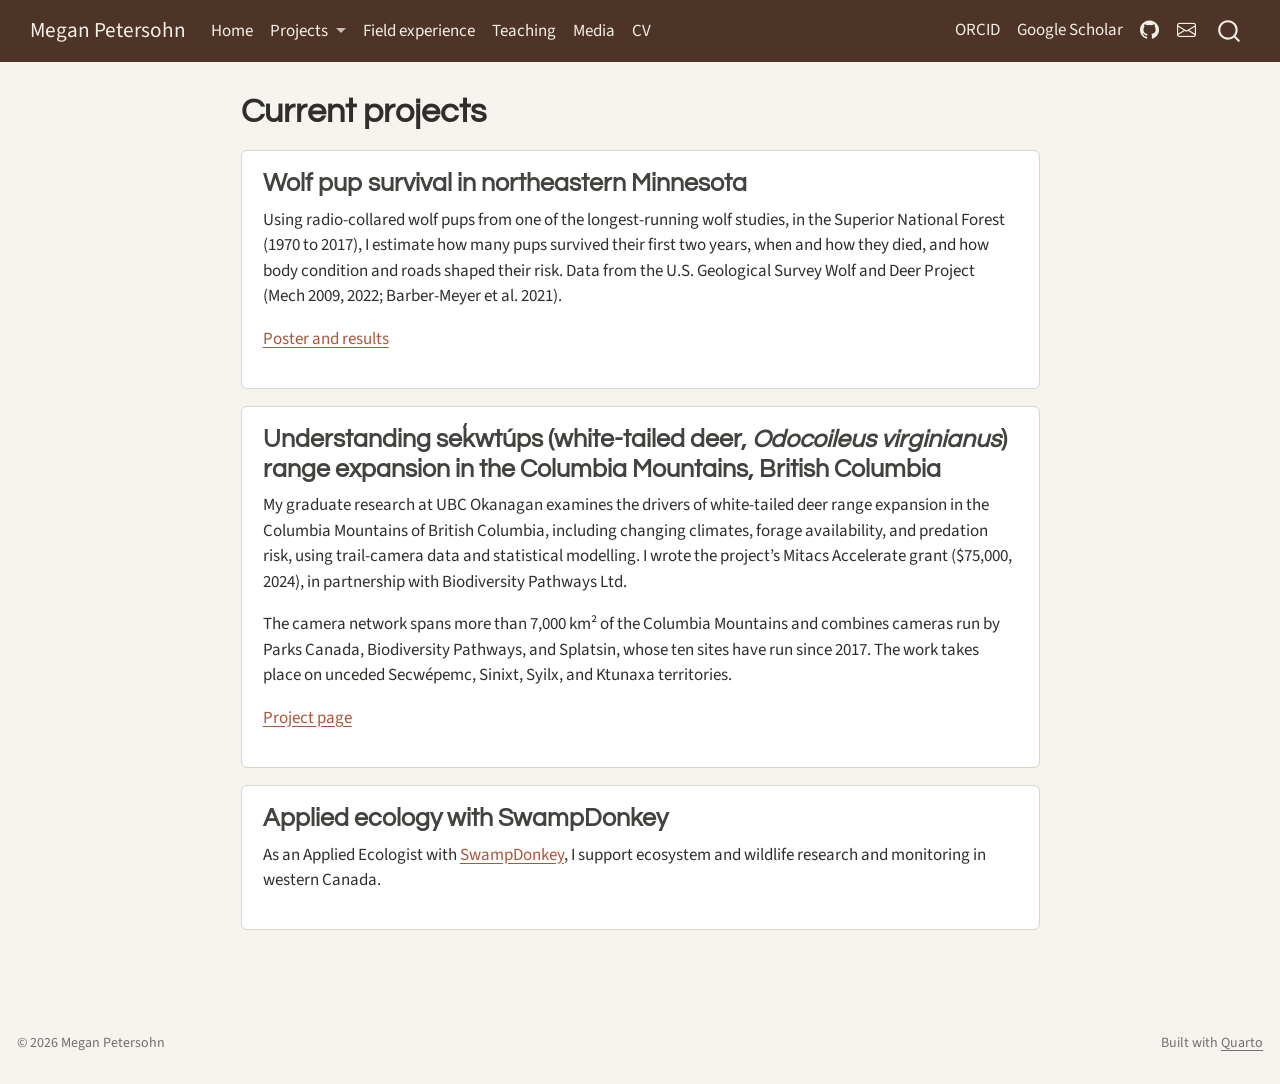
<file: docs/research.html>
<!DOCTYPE html>
<html xmlns="http://www.w3.org/1999/xhtml" lang="en" xml:lang="en"><head>

<meta charset="utf-8">
<meta name="generator" content="quarto-1.6.40">

<meta name="viewport" content="width=device-width, initial-scale=1.0, user-scalable=yes">


<title>Current projects – Megan Petersohn</title>
<style>
code{white-space: pre-wrap;}
span.smallcaps{font-variant: small-caps;}
div.columns{display: flex; gap: min(4vw, 1.5em);}
div.column{flex: auto; overflow-x: auto;}
div.hanging-indent{margin-left: 1.5em; text-indent: -1.5em;}
ul.task-list{list-style: none;}
ul.task-list li input[type="checkbox"] {
  width: 0.8em;
  margin: 0 0.8em 0.2em -1em; /* quarto-specific, see https://github.com/quarto-dev/quarto-cli/issues/4556 */ 
  vertical-align: middle;
}
</style>


<script src="site_libs/quarto-nav/quarto-nav.js"></script>
<script src="site_libs/quarto-nav/headroom.min.js"></script>
<script src="site_libs/clipboard/clipboard.min.js"></script>
<script src="site_libs/quarto-search/autocomplete.umd.js"></script>
<script src="site_libs/quarto-search/fuse.min.js"></script>
<script src="site_libs/quarto-search/quarto-search.js"></script>
<meta name="quarto:offset" content="./">
<script src="site_libs/quarto-html/quarto.js"></script>
<script src="site_libs/quarto-html/popper.min.js"></script>
<script src="site_libs/quarto-html/tippy.umd.min.js"></script>
<script src="site_libs/quarto-html/anchor.min.js"></script>
<link href="site_libs/quarto-html/tippy.css" rel="stylesheet">
<link href="site_libs/quarto-html/quarto-syntax-highlighting-549806ee2085284f45b00abea8c6df48.css" rel="stylesheet" id="quarto-text-highlighting-styles">
<script src="site_libs/bootstrap/bootstrap.min.js"></script>
<link href="site_libs/bootstrap/bootstrap-icons.css" rel="stylesheet">
<link href="site_libs/bootstrap/bootstrap-301045ceb5a69488ad2a655b0d117735.min.css" rel="stylesheet" append-hash="true" id="quarto-bootstrap" data-mode="light">
<script id="quarto-search-options" type="application/json">{
  "location": "navbar",
  "copy-button": false,
  "collapse-after": 3,
  "panel-placement": "end",
  "type": "overlay",
  "limit": 50,
  "keyboard-shortcut": [
    "f",
    "/",
    "s"
  ],
  "show-item-context": false,
  "language": {
    "search-no-results-text": "No results",
    "search-matching-documents-text": "matching documents",
    "search-copy-link-title": "Copy link to search",
    "search-hide-matches-text": "Hide additional matches",
    "search-more-match-text": "more match in this document",
    "search-more-matches-text": "more matches in this document",
    "search-clear-button-title": "Clear",
    "search-text-placeholder": "",
    "search-detached-cancel-button-title": "Cancel",
    "search-submit-button-title": "Submit",
    "search-label": "Search"
  }
}</script>
<style>html{ scroll-behavior: smooth; }</style>


</head>

<body class="nav-fixed fullcontent">

<div id="quarto-search-results"></div>
  <header id="quarto-header" class="headroom fixed-top">
    <nav class="navbar navbar-expand-xl " data-bs-theme="dark">
      <div class="navbar-container container-fluid">
      <div class="navbar-brand-container mx-auto">
    <a class="navbar-brand" href="./index.html">
    <span class="navbar-title">Megan Petersohn</span>
    </a>
  </div>
            <div id="quarto-search" class="" title="Search"></div>
          <button class="navbar-toggler" type="button" data-bs-toggle="collapse" data-bs-target="#navbarCollapse" aria-controls="navbarCollapse" role="menu" aria-expanded="false" aria-label="Toggle navigation" onclick="if (window.quartoToggleHeadroom) { window.quartoToggleHeadroom(); }">
  <span class="navbar-toggler-icon"></span>
</button>
          <div class="collapse navbar-collapse" id="navbarCollapse">
            <ul class="navbar-nav navbar-nav-scroll me-auto">
  <li class="nav-item">
    <a class="nav-link" href="./index.html"> 
<span class="menu-text">Home</span></a>
  </li>  
  <li class="nav-item dropdown ">
    <a class="nav-link dropdown-toggle" href="#" id="nav-menu-projects" role="link" data-bs-toggle="dropdown" aria-expanded="false">
 <span class="menu-text">Projects</span>
    </a>
    <ul class="dropdown-menu" aria-labelledby="nav-menu-projects">    
        <li>
    <a class="dropdown-item" href="./research.html">
 <span class="dropdown-text">Current projects</span></a>
  </li>  
        <li>
    <a class="dropdown-item" href="./projects/wtd-expansion/index.html">
 <span class="dropdown-text">White-tailed deer</span></a>
  </li>  
        <li>
    <a class="dropdown-item" href="./projects/snf-wolf-pups/index.html">
 <span class="dropdown-text">Wolf pup survival</span></a>
  </li>  
    </ul>
  </li>
  <li class="nav-item">
    <a class="nav-link" href="./experience.html"> 
<span class="menu-text">Field experience</span></a>
  </li>  
  <li class="nav-item">
    <a class="nav-link" href="./teaching.html"> 
<span class="menu-text">Teaching</span></a>
  </li>  
  <li class="nav-item">
    <a class="nav-link" href="./media.html"> 
<span class="menu-text">Media</span></a>
  </li>  
  <li class="nav-item">
    <a class="nav-link" href="./cv.html"> 
<span class="menu-text">CV</span></a>
  </li>  
</ul>
            <ul class="navbar-nav navbar-nav-scroll ms-auto">
  <li class="nav-item">
    <a class="nav-link" href="https://orcid.org/0000-0002-8955-9980"> 
<span class="menu-text">ORCID</span></a>
  </li>  
  <li class="nav-item">
    <a class="nav-link" href="https://scholar.google.com/citations?user=bjq4MwMAAAAJ"> 
<span class="menu-text">Google Scholar</span></a>
  </li>  
  <li class="nav-item compact">
    <a class="nav-link" href="https://github.com/meganpetersohn"> <i class="bi bi-github" role="img" aria-label="GitHub">
</i> 
<span class="menu-text"></span></a>
  </li>  
  <li class="nav-item compact">
    <a class="nav-link" href="mailto:megan.c.petersohn@gmail.com"> <i class="bi bi-envelope" role="img" aria-label="Email">
</i> 
<span class="menu-text"></span></a>
  </li>  
</ul>
          </div> <!-- /navcollapse -->
            <div class="quarto-navbar-tools">
</div>
      </div> <!-- /container-fluid -->
    </nav>
</header>
<!-- content -->
<div id="quarto-content" class="quarto-container page-columns page-rows-contents page-layout-article page-navbar">
<!-- sidebar -->
<!-- margin-sidebar -->
    
<!-- main -->
<main class="content" id="quarto-document-content">

<header id="title-block-header" class="quarto-title-block default">
<div class="quarto-title">
<h1 class="title">Current projects</h1>
</div>



<div class="quarto-title-meta">

    
  
    
  </div>
  


</header>


<section id="wolf-pup-survival-in-northeastern-minnesota" class="level3 project-card">
<h3 class="anchored" data-anchor-id="wolf-pup-survival-in-northeastern-minnesota">Wolf pup survival in northeastern Minnesota</h3>
<p>Using radio-collared wolf pups from one of the longest-running wolf studies, in the Superior National Forest (1970 to 2017), I estimate how many pups survived their first two years, when and how they died, and how body condition and roads shaped their risk. Data from the U.S. Geological Survey Wolf and Deer Project (Mech 2009, 2022; Barber-Meyer et al.&nbsp;2021).</p>
<p><a href="./projects/snf-wolf-pups/index.html">Poster and results</a></p>
</section>
<section id="white-tailed-deer" class="level3 project-card">
<h3 class="anchored" data-anchor-id="white-tailed-deer">Understanding sek̓wtúps (white-tailed deer, <em>Odocoileus virginianus</em>) range expansion in the Columbia Mountains, British Columbia</h3>
<p>My graduate research at UBC Okanagan examines the drivers of white-tailed deer range expansion in the Columbia Mountains of British Columbia, including changing climates, forage availability, and predation risk, using trail-camera data and statistical modelling. I wrote the project’s Mitacs Accelerate grant ($75,000, 2024), in partnership with Biodiversity Pathways Ltd.</p>
<p>The camera network spans more than 7,000 km² of the Columbia Mountains and combines cameras run by Parks Canada, Biodiversity Pathways, and Splatsin, whose ten sites have run since 2017. The work takes place on unceded Secwépemc, Sinixt, Syilx, and Ktunaxa territories.</p>
<p><a href="./projects/wtd-expansion/index.html">Project page</a></p>
</section>
<section id="applied-ecology-with-swampdonkey" class="level3 project-card">
<h3 class="anchored" data-anchor-id="applied-ecology-with-swampdonkey">Applied ecology with SwampDonkey</h3>
<p>As an Applied Ecologist with <a href="https://www.swampdonkeysolutions.ca/">SwampDonkey</a>, I support ecosystem and wildlife research and monitoring in western Canada.</p>
</section>



</main> <!-- /main -->
<script id="quarto-html-after-body" type="application/javascript">
window.document.addEventListener("DOMContentLoaded", function (event) {
  const toggleBodyColorMode = (bsSheetEl) => {
    const mode = bsSheetEl.getAttribute("data-mode");
    const bodyEl = window.document.querySelector("body");
    if (mode === "dark") {
      bodyEl.classList.add("quarto-dark");
      bodyEl.classList.remove("quarto-light");
    } else {
      bodyEl.classList.add("quarto-light");
      bodyEl.classList.remove("quarto-dark");
    }
  }
  const toggleBodyColorPrimary = () => {
    const bsSheetEl = window.document.querySelector("link#quarto-bootstrap");
    if (bsSheetEl) {
      toggleBodyColorMode(bsSheetEl);
    }
  }
  toggleBodyColorPrimary();  
  const icon = "";
  const anchorJS = new window.AnchorJS();
  anchorJS.options = {
    placement: 'right',
    icon: icon
  };
  anchorJS.add('.anchored');
  const isCodeAnnotation = (el) => {
    for (const clz of el.classList) {
      if (clz.startsWith('code-annotation-')) {                     
        return true;
      }
    }
    return false;
  }
  const onCopySuccess = function(e) {
    // button target
    const button = e.trigger;
    // don't keep focus
    button.blur();
    // flash "checked"
    button.classList.add('code-copy-button-checked');
    var currentTitle = button.getAttribute("title");
    button.setAttribute("title", "Copied!");
    let tooltip;
    if (window.bootstrap) {
      button.setAttribute("data-bs-toggle", "tooltip");
      button.setAttribute("data-bs-placement", "left");
      button.setAttribute("data-bs-title", "Copied!");
      tooltip = new bootstrap.Tooltip(button, 
        { trigger: "manual", 
          customClass: "code-copy-button-tooltip",
          offset: [0, -8]});
      tooltip.show();    
    }
    setTimeout(function() {
      if (tooltip) {
        tooltip.hide();
        button.removeAttribute("data-bs-title");
        button.removeAttribute("data-bs-toggle");
        button.removeAttribute("data-bs-placement");
      }
      button.setAttribute("title", currentTitle);
      button.classList.remove('code-copy-button-checked');
    }, 1000);
    // clear code selection
    e.clearSelection();
  }
  const getTextToCopy = function(trigger) {
      const codeEl = trigger.previousElementSibling.cloneNode(true);
      for (const childEl of codeEl.children) {
        if (isCodeAnnotation(childEl)) {
          childEl.remove();
        }
      }
      return codeEl.innerText;
  }
  const clipboard = new window.ClipboardJS('.code-copy-button:not([data-in-quarto-modal])', {
    text: getTextToCopy
  });
  clipboard.on('success', onCopySuccess);
  if (window.document.getElementById('quarto-embedded-source-code-modal')) {
    const clipboardModal = new window.ClipboardJS('.code-copy-button[data-in-quarto-modal]', {
      text: getTextToCopy,
      container: window.document.getElementById('quarto-embedded-source-code-modal')
    });
    clipboardModal.on('success', onCopySuccess);
  }
    var localhostRegex = new RegExp(/^(?:http|https):\/\/localhost\:?[0-9]*\//);
    var mailtoRegex = new RegExp(/^mailto:/);
      var filterRegex = new RegExp("https:\/\/meganpetersohn\.github\.io");
    var isInternal = (href) => {
        return filterRegex.test(href) || localhostRegex.test(href) || mailtoRegex.test(href);
    }
    // Inspect non-navigation links and adorn them if external
 	var links = window.document.querySelectorAll('a[href]:not(.nav-link):not(.navbar-brand):not(.toc-action):not(.sidebar-link):not(.sidebar-item-toggle):not(.pagination-link):not(.no-external):not([aria-hidden]):not(.dropdown-item):not(.quarto-navigation-tool):not(.about-link)');
    for (var i=0; i<links.length; i++) {
      const link = links[i];
      if (!isInternal(link.href)) {
        // undo the damage that might have been done by quarto-nav.js in the case of
        // links that we want to consider external
        if (link.dataset.originalHref !== undefined) {
          link.href = link.dataset.originalHref;
        }
          // target, if specified
          link.setAttribute("target", "_blank");
          if (link.getAttribute("rel") === null) {
            link.setAttribute("rel", "noopener");
          }
      }
    }
  function tippyHover(el, contentFn, onTriggerFn, onUntriggerFn) {
    const config = {
      allowHTML: true,
      maxWidth: 500,
      delay: 100,
      arrow: false,
      appendTo: function(el) {
          return el.parentElement;
      },
      interactive: true,
      interactiveBorder: 10,
      theme: 'quarto',
      placement: 'bottom-start',
    };
    if (contentFn) {
      config.content = contentFn;
    }
    if (onTriggerFn) {
      config.onTrigger = onTriggerFn;
    }
    if (onUntriggerFn) {
      config.onUntrigger = onUntriggerFn;
    }
    window.tippy(el, config); 
  }
  const noterefs = window.document.querySelectorAll('a[role="doc-noteref"]');
  for (var i=0; i<noterefs.length; i++) {
    const ref = noterefs[i];
    tippyHover(ref, function() {
      // use id or data attribute instead here
      let href = ref.getAttribute('data-footnote-href') || ref.getAttribute('href');
      try { href = new URL(href).hash; } catch {}
      const id = href.replace(/^#\/?/, "");
      const note = window.document.getElementById(id);
      if (note) {
        return note.innerHTML;
      } else {
        return "";
      }
    });
  }
  const xrefs = window.document.querySelectorAll('a.quarto-xref');
  const processXRef = (id, note) => {
    // Strip column container classes
    const stripColumnClz = (el) => {
      el.classList.remove("page-full", "page-columns");
      if (el.children) {
        for (const child of el.children) {
          stripColumnClz(child);
        }
      }
    }
    stripColumnClz(note)
    if (id === null || id.startsWith('sec-')) {
      // Special case sections, only their first couple elements
      const container = document.createElement("div");
      if (note.children && note.children.length > 2) {
        container.appendChild(note.children[0].cloneNode(true));
        for (let i = 1; i < note.children.length; i++) {
          const child = note.children[i];
          if (child.tagName === "P" && child.innerText === "") {
            continue;
          } else {
            container.appendChild(child.cloneNode(true));
            break;
          }
        }
        if (window.Quarto?.typesetMath) {
          window.Quarto.typesetMath(container);
        }
        return container.innerHTML
      } else {
        if (window.Quarto?.typesetMath) {
          window.Quarto.typesetMath(note);
        }
        return note.innerHTML;
      }
    } else {
      // Remove any anchor links if they are present
      const anchorLink = note.querySelector('a.anchorjs-link');
      if (anchorLink) {
        anchorLink.remove();
      }
      if (window.Quarto?.typesetMath) {
        window.Quarto.typesetMath(note);
      }
      if (note.classList.contains("callout")) {
        return note.outerHTML;
      } else {
        return note.innerHTML;
      }
    }
  }
  for (var i=0; i<xrefs.length; i++) {
    const xref = xrefs[i];
    tippyHover(xref, undefined, function(instance) {
      instance.disable();
      let url = xref.getAttribute('href');
      let hash = undefined; 
      if (url.startsWith('#')) {
        hash = url;
      } else {
        try { hash = new URL(url).hash; } catch {}
      }
      if (hash) {
        const id = hash.replace(/^#\/?/, "");
        const note = window.document.getElementById(id);
        if (note !== null) {
          try {
            const html = processXRef(id, note.cloneNode(true));
            instance.setContent(html);
          } finally {
            instance.enable();
            instance.show();
          }
        } else {
          // See if we can fetch this
          fetch(url.split('#')[0])
          .then(res => res.text())
          .then(html => {
            const parser = new DOMParser();
            const htmlDoc = parser.parseFromString(html, "text/html");
            const note = htmlDoc.getElementById(id);
            if (note !== null) {
              const html = processXRef(id, note);
              instance.setContent(html);
            } 
          }).finally(() => {
            instance.enable();
            instance.show();
          });
        }
      } else {
        // See if we can fetch a full url (with no hash to target)
        // This is a special case and we should probably do some content thinning / targeting
        fetch(url)
        .then(res => res.text())
        .then(html => {
          const parser = new DOMParser();
          const htmlDoc = parser.parseFromString(html, "text/html");
          const note = htmlDoc.querySelector('main.content');
          if (note !== null) {
            // This should only happen for chapter cross references
            // (since there is no id in the URL)
            // remove the first header
            if (note.children.length > 0 && note.children[0].tagName === "HEADER") {
              note.children[0].remove();
            }
            const html = processXRef(null, note);
            instance.setContent(html);
          } 
        }).finally(() => {
          instance.enable();
          instance.show();
        });
      }
    }, function(instance) {
    });
  }
      let selectedAnnoteEl;
      const selectorForAnnotation = ( cell, annotation) => {
        let cellAttr = 'data-code-cell="' + cell + '"';
        let lineAttr = 'data-code-annotation="' +  annotation + '"';
        const selector = 'span[' + cellAttr + '][' + lineAttr + ']';
        return selector;
      }
      const selectCodeLines = (annoteEl) => {
        const doc = window.document;
        const targetCell = annoteEl.getAttribute("data-target-cell");
        const targetAnnotation = annoteEl.getAttribute("data-target-annotation");
        const annoteSpan = window.document.querySelector(selectorForAnnotation(targetCell, targetAnnotation));
        const lines = annoteSpan.getAttribute("data-code-lines").split(",");
        const lineIds = lines.map((line) => {
          return targetCell + "-" + line;
        })
        let top = null;
        let height = null;
        let parent = null;
        if (lineIds.length > 0) {
            //compute the position of the single el (top and bottom and make a div)
            const el = window.document.getElementById(lineIds[0]);
            top = el.offsetTop;
            height = el.offsetHeight;
            parent = el.parentElement.parentElement;
          if (lineIds.length > 1) {
            const lastEl = window.document.getElementById(lineIds[lineIds.length - 1]);
            const bottom = lastEl.offsetTop + lastEl.offsetHeight;
            height = bottom - top;
          }
          if (top !== null && height !== null && parent !== null) {
            // cook up a div (if necessary) and position it 
            let div = window.document.getElementById("code-annotation-line-highlight");
            if (div === null) {
              div = window.document.createElement("div");
              div.setAttribute("id", "code-annotation-line-highlight");
              div.style.position = 'absolute';
              parent.appendChild(div);
            }
            div.style.top = top - 2 + "px";
            div.style.height = height + 4 + "px";
            div.style.left = 0;
            let gutterDiv = window.document.getElementById("code-annotation-line-highlight-gutter");
            if (gutterDiv === null) {
              gutterDiv = window.document.createElement("div");
              gutterDiv.setAttribute("id", "code-annotation-line-highlight-gutter");
              gutterDiv.style.position = 'absolute';
              const codeCell = window.document.getElementById(targetCell);
              const gutter = codeCell.querySelector('.code-annotation-gutter');
              gutter.appendChild(gutterDiv);
            }
            gutterDiv.style.top = top - 2 + "px";
            gutterDiv.style.height = height + 4 + "px";
          }
          selectedAnnoteEl = annoteEl;
        }
      };
      const unselectCodeLines = () => {
        const elementsIds = ["code-annotation-line-highlight", "code-annotation-line-highlight-gutter"];
        elementsIds.forEach((elId) => {
          const div = window.document.getElementById(elId);
          if (div) {
            div.remove();
          }
        });
        selectedAnnoteEl = undefined;
      };
        // Handle positioning of the toggle
    window.addEventListener(
      "resize",
      throttle(() => {
        elRect = undefined;
        if (selectedAnnoteEl) {
          selectCodeLines(selectedAnnoteEl);
        }
      }, 10)
    );
    function throttle(fn, ms) {
    let throttle = false;
    let timer;
      return (...args) => {
        if(!throttle) { // first call gets through
            fn.apply(this, args);
            throttle = true;
        } else { // all the others get throttled
            if(timer) clearTimeout(timer); // cancel #2
            timer = setTimeout(() => {
              fn.apply(this, args);
              timer = throttle = false;
            }, ms);
        }
      };
    }
      // Attach click handler to the DT
      const annoteDls = window.document.querySelectorAll('dt[data-target-cell]');
      for (const annoteDlNode of annoteDls) {
        annoteDlNode.addEventListener('click', (event) => {
          const clickedEl = event.target;
          if (clickedEl !== selectedAnnoteEl) {
            unselectCodeLines();
            const activeEl = window.document.querySelector('dt[data-target-cell].code-annotation-active');
            if (activeEl) {
              activeEl.classList.remove('code-annotation-active');
            }
            selectCodeLines(clickedEl);
            clickedEl.classList.add('code-annotation-active');
          } else {
            // Unselect the line
            unselectCodeLines();
            clickedEl.classList.remove('code-annotation-active');
          }
        });
      }
  const findCites = (el) => {
    const parentEl = el.parentElement;
    if (parentEl) {
      const cites = parentEl.dataset.cites;
      if (cites) {
        return {
          el,
          cites: cites.split(' ')
        };
      } else {
        return findCites(el.parentElement)
      }
    } else {
      return undefined;
    }
  };
  var bibliorefs = window.document.querySelectorAll('a[role="doc-biblioref"]');
  for (var i=0; i<bibliorefs.length; i++) {
    const ref = bibliorefs[i];
    const citeInfo = findCites(ref);
    if (citeInfo) {
      tippyHover(citeInfo.el, function() {
        var popup = window.document.createElement('div');
        citeInfo.cites.forEach(function(cite) {
          var citeDiv = window.document.createElement('div');
          citeDiv.classList.add('hanging-indent');
          citeDiv.classList.add('csl-entry');
          var biblioDiv = window.document.getElementById('ref-' + cite);
          if (biblioDiv) {
            citeDiv.innerHTML = biblioDiv.innerHTML;
          }
          popup.appendChild(citeDiv);
        });
        return popup.innerHTML;
      });
    }
  }
});
</script>
</div> <!-- /content -->
<footer class="footer">
  <div class="nav-footer">
    <div class="nav-footer-left">
<p>© 2026 Megan Petersohn</p>
</div>   
    <div class="nav-footer-center">
      &nbsp;
    </div>
    <div class="nav-footer-right">
<p>Built with <a href="https://quarto.org">Quarto</a></p>
</div>
  </div>
</footer>




<script src="site_libs/quarto-html/zenscroll-min.js"></script>
</body></html>
</file>
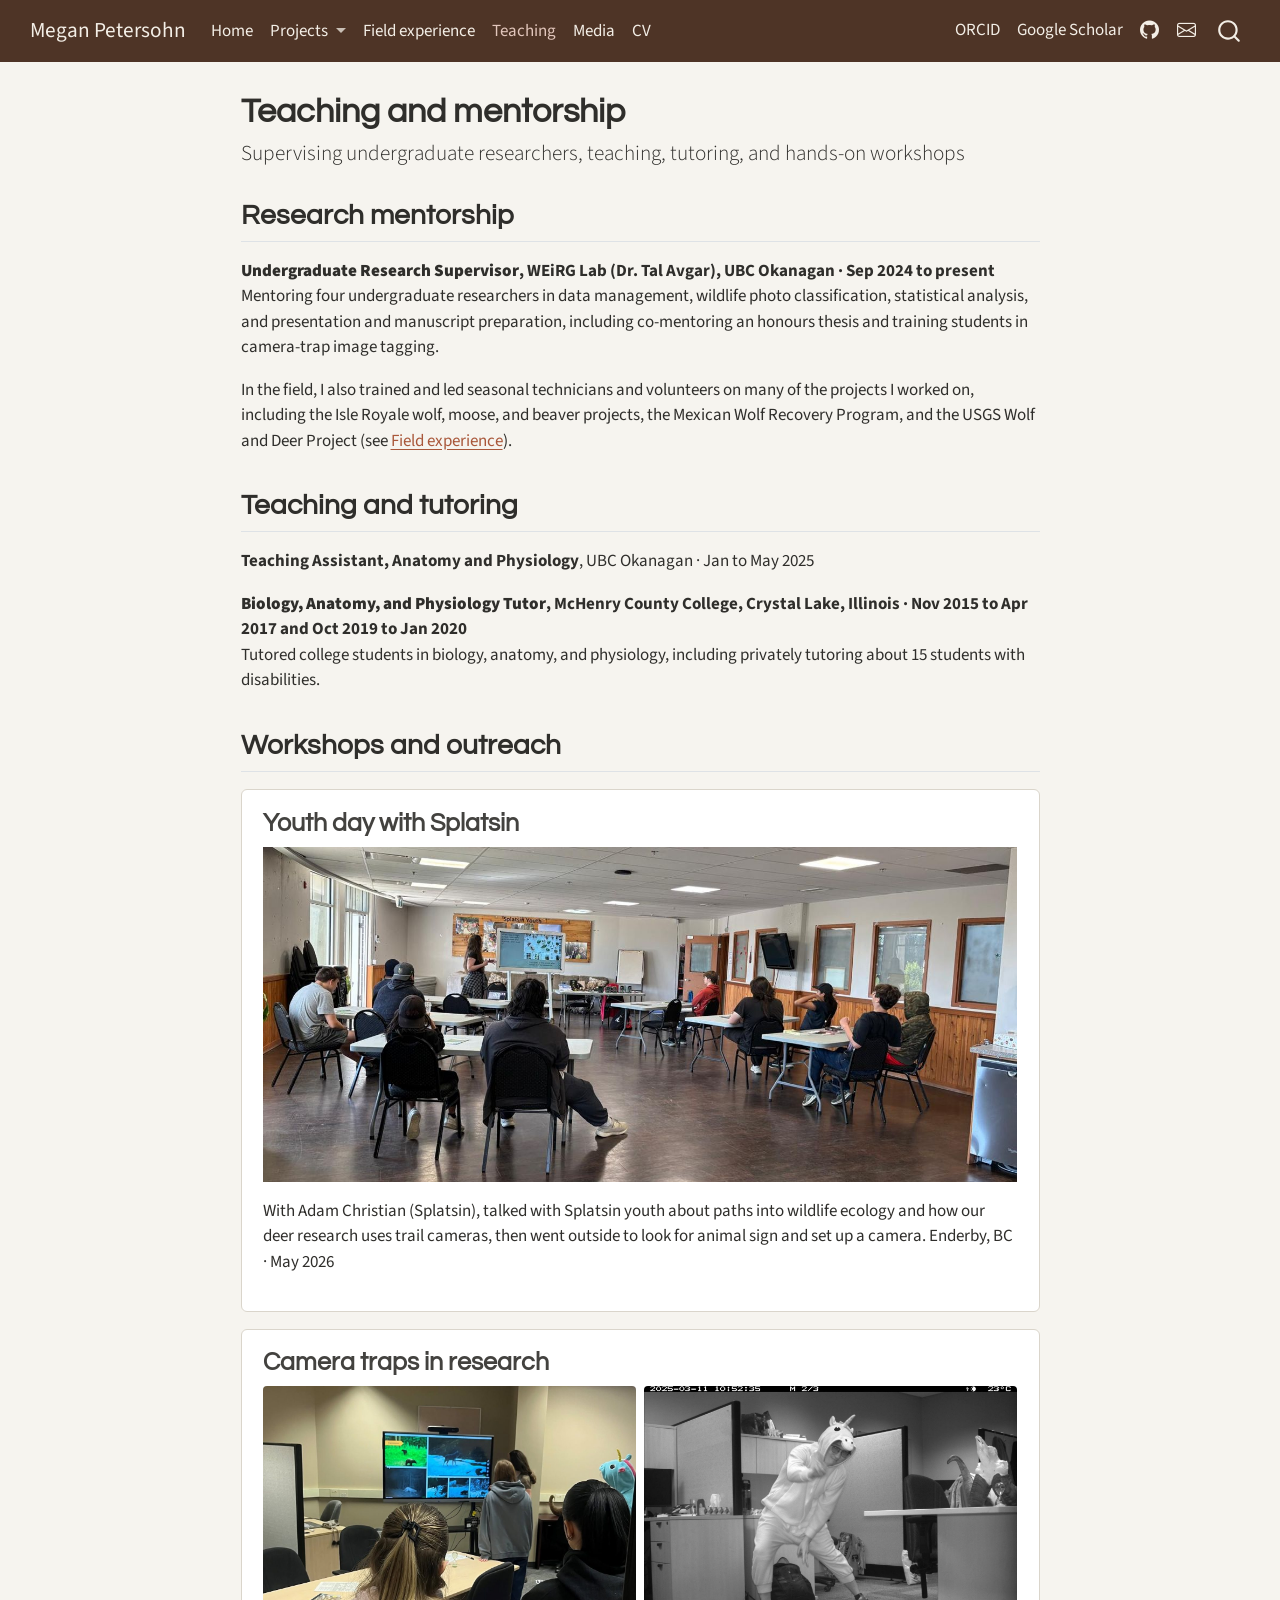
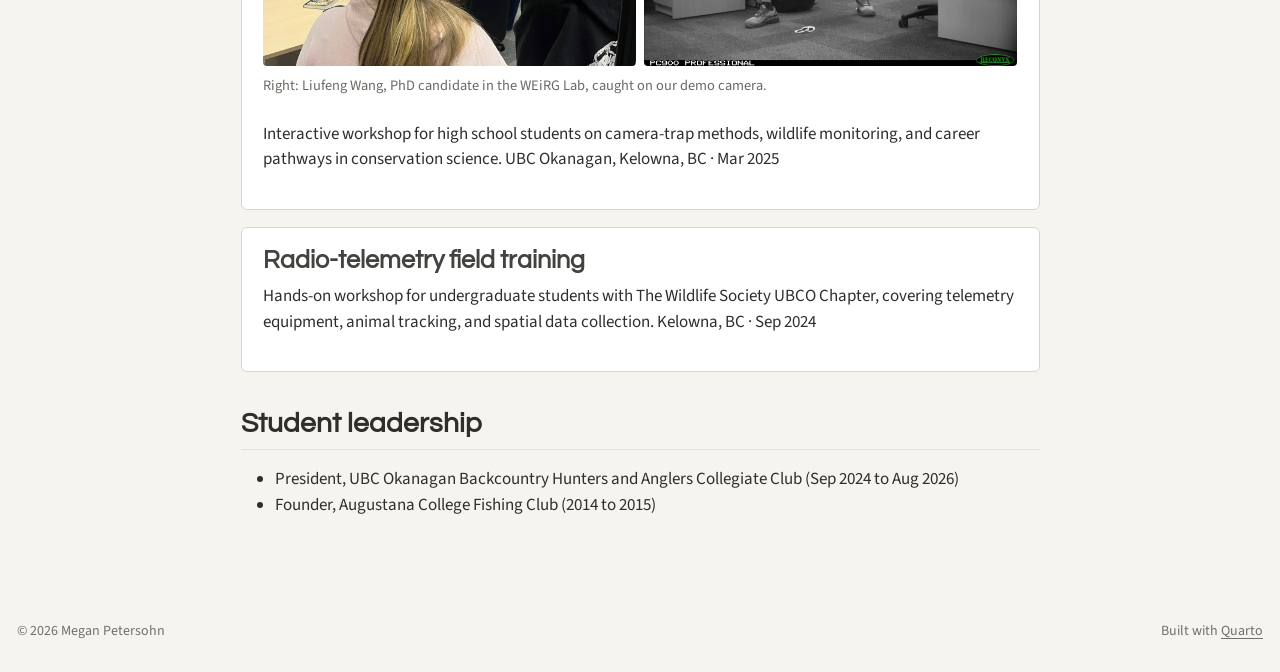
<file: docs/teaching.html>
<!DOCTYPE html>
<html xmlns="http://www.w3.org/1999/xhtml" lang="en" xml:lang="en"><head>

<meta charset="utf-8">
<meta name="generator" content="quarto-1.6.40">

<meta name="viewport" content="width=device-width, initial-scale=1.0, user-scalable=yes">


<title>Teaching and mentorship – Megan Petersohn</title>
<style>
code{white-space: pre-wrap;}
span.smallcaps{font-variant: small-caps;}
div.columns{display: flex; gap: min(4vw, 1.5em);}
div.column{flex: auto; overflow-x: auto;}
div.hanging-indent{margin-left: 1.5em; text-indent: -1.5em;}
ul.task-list{list-style: none;}
ul.task-list li input[type="checkbox"] {
  width: 0.8em;
  margin: 0 0.8em 0.2em -1em; /* quarto-specific, see https://github.com/quarto-dev/quarto-cli/issues/4556 */ 
  vertical-align: middle;
}
</style>


<script src="site_libs/quarto-nav/quarto-nav.js"></script>
<script src="site_libs/quarto-nav/headroom.min.js"></script>
<script src="site_libs/clipboard/clipboard.min.js"></script>
<script src="site_libs/quarto-search/autocomplete.umd.js"></script>
<script src="site_libs/quarto-search/fuse.min.js"></script>
<script src="site_libs/quarto-search/quarto-search.js"></script>
<meta name="quarto:offset" content="./">
<script src="site_libs/quarto-html/quarto.js"></script>
<script src="site_libs/quarto-html/popper.min.js"></script>
<script src="site_libs/quarto-html/tippy.umd.min.js"></script>
<script src="site_libs/quarto-html/anchor.min.js"></script>
<link href="site_libs/quarto-html/tippy.css" rel="stylesheet">
<link href="site_libs/quarto-html/quarto-syntax-highlighting-549806ee2085284f45b00abea8c6df48.css" rel="stylesheet" id="quarto-text-highlighting-styles">
<script src="site_libs/bootstrap/bootstrap.min.js"></script>
<link href="site_libs/bootstrap/bootstrap-icons.css" rel="stylesheet">
<link href="site_libs/bootstrap/bootstrap-301045ceb5a69488ad2a655b0d117735.min.css" rel="stylesheet" append-hash="true" id="quarto-bootstrap" data-mode="light">
<script src="site_libs/quarto-contrib/glightbox/glightbox.min.js"></script>
<link href="site_libs/quarto-contrib/glightbox/glightbox.min.css" rel="stylesheet">
<link href="site_libs/quarto-contrib/glightbox/lightbox.css" rel="stylesheet">
<script id="quarto-search-options" type="application/json">{
  "location": "navbar",
  "copy-button": false,
  "collapse-after": 3,
  "panel-placement": "end",
  "type": "overlay",
  "limit": 50,
  "keyboard-shortcut": [
    "f",
    "/",
    "s"
  ],
  "show-item-context": false,
  "language": {
    "search-no-results-text": "No results",
    "search-matching-documents-text": "matching documents",
    "search-copy-link-title": "Copy link to search",
    "search-hide-matches-text": "Hide additional matches",
    "search-more-match-text": "more match in this document",
    "search-more-matches-text": "more matches in this document",
    "search-clear-button-title": "Clear",
    "search-text-placeholder": "",
    "search-detached-cancel-button-title": "Cancel",
    "search-submit-button-title": "Submit",
    "search-label": "Search"
  }
}</script>
<style>html{ scroll-behavior: smooth; }</style>


</head>

<body class="nav-fixed fullcontent">

<div id="quarto-search-results"></div>
  <header id="quarto-header" class="headroom fixed-top">
    <nav class="navbar navbar-expand-xl " data-bs-theme="dark">
      <div class="navbar-container container-fluid">
      <div class="navbar-brand-container mx-auto">
    <a class="navbar-brand" href="./index.html">
    <span class="navbar-title">Megan Petersohn</span>
    </a>
  </div>
            <div id="quarto-search" class="" title="Search"></div>
          <button class="navbar-toggler" type="button" data-bs-toggle="collapse" data-bs-target="#navbarCollapse" aria-controls="navbarCollapse" role="menu" aria-expanded="false" aria-label="Toggle navigation" onclick="if (window.quartoToggleHeadroom) { window.quartoToggleHeadroom(); }">
  <span class="navbar-toggler-icon"></span>
</button>
          <div class="collapse navbar-collapse" id="navbarCollapse">
            <ul class="navbar-nav navbar-nav-scroll me-auto">
  <li class="nav-item">
    <a class="nav-link" href="./index.html"> 
<span class="menu-text">Home</span></a>
  </li>  
  <li class="nav-item dropdown ">
    <a class="nav-link dropdown-toggle" href="#" id="nav-menu-projects" role="link" data-bs-toggle="dropdown" aria-expanded="false">
 <span class="menu-text">Projects</span>
    </a>
    <ul class="dropdown-menu" aria-labelledby="nav-menu-projects">    
        <li>
    <a class="dropdown-item" href="./research.html">
 <span class="dropdown-text">Current projects</span></a>
  </li>  
        <li>
    <a class="dropdown-item" href="./projects/wtd-expansion/index.html">
 <span class="dropdown-text">White-tailed deer</span></a>
  </li>  
        <li>
    <a class="dropdown-item" href="./projects/snf-wolf-pups/index.html">
 <span class="dropdown-text">Wolf pup survival</span></a>
  </li>  
    </ul>
  </li>
  <li class="nav-item">
    <a class="nav-link" href="./experience.html"> 
<span class="menu-text">Field experience</span></a>
  </li>  
  <li class="nav-item">
    <a class="nav-link active" href="./teaching.html" aria-current="page"> 
<span class="menu-text">Teaching</span></a>
  </li>  
  <li class="nav-item">
    <a class="nav-link" href="./media.html"> 
<span class="menu-text">Media</span></a>
  </li>  
  <li class="nav-item">
    <a class="nav-link" href="./cv.html"> 
<span class="menu-text">CV</span></a>
  </li>  
</ul>
            <ul class="navbar-nav navbar-nav-scroll ms-auto">
  <li class="nav-item">
    <a class="nav-link" href="https://orcid.org/0000-0002-8955-9980"> 
<span class="menu-text">ORCID</span></a>
  </li>  
  <li class="nav-item">
    <a class="nav-link" href="https://scholar.google.com/citations?user=bjq4MwMAAAAJ"> 
<span class="menu-text">Google Scholar</span></a>
  </li>  
  <li class="nav-item compact">
    <a class="nav-link" href="https://github.com/meganpetersohn"> <i class="bi bi-github" role="img" aria-label="GitHub">
</i> 
<span class="menu-text"></span></a>
  </li>  
  <li class="nav-item compact">
    <a class="nav-link" href="mailto:megan.c.petersohn@gmail.com"> <i class="bi bi-envelope" role="img" aria-label="Email">
</i> 
<span class="menu-text"></span></a>
  </li>  
</ul>
          </div> <!-- /navcollapse -->
            <div class="quarto-navbar-tools">
</div>
      </div> <!-- /container-fluid -->
    </nav>
</header>
<!-- content -->
<div id="quarto-content" class="quarto-container page-columns page-rows-contents page-layout-article page-navbar">
<!-- sidebar -->
<!-- margin-sidebar -->
    
<!-- main -->
<main class="content" id="quarto-document-content">

<header id="title-block-header" class="quarto-title-block default">
<div class="quarto-title">
<h1 class="title">Teaching and mentorship</h1>
<p class="subtitle lead">Supervising undergraduate researchers, teaching, tutoring, and hands-on workshops</p>
</div>



<div class="quarto-title-meta">

    
  
    
  </div>
  


</header>


<section id="research-mentorship" class="level2">
<h2 class="anchored" data-anchor-id="research-mentorship">Research mentorship</h2>
<dl>
<dt><strong>Undergraduate Research Supervisor</strong>, WEiRG Lab (Dr.&nbsp;Tal Avgar), UBC Okanagan · Sep 2024 to present</dt>
<dd>
Mentoring four undergraduate researchers in data management, wildlife photo classification, statistical analysis, and presentation and manuscript preparation, including co-mentoring an honours thesis and training students in camera-trap image tagging.
</dd>
</dl>
<p>In the field, I also trained and led seasonal technicians and volunteers on many of the projects I worked on, including the Isle Royale wolf, moose, and beaver projects, the Mexican Wolf Recovery Program, and the USGS Wolf and Deer Project (see <a href="./experience.html">Field experience</a>).</p>
</section>
<section id="teaching-and-tutoring" class="level2">
<h2 class="anchored" data-anchor-id="teaching-and-tutoring">Teaching and tutoring</h2>
<p><strong>Teaching Assistant, Anatomy and Physiology</strong>, UBC Okanagan · Jan to May 2025</p>
<dl>
<dt><strong>Biology, Anatomy, and Physiology Tutor</strong>, McHenry County College, Crystal Lake, Illinois · Nov 2015 to Apr 2017 and Oct 2019 to Jan 2020</dt>
<dd>
Tutored college students in biology, anatomy, and physiology, including privately tutoring about 15 students with disabilities.
</dd>
</dl>
</section>
<section id="workshops-and-outreach" class="level2">
<h2 class="anchored" data-anchor-id="workshops-and-outreach">Workshops and outreach</h2>
<section id="youth-day-with-splatsin" class="level3 project-card">
<h3 class="anchored" data-anchor-id="youth-day-with-splatsin">Youth day with Splatsin</h3>
<p><a href="files/teaching/splatsin_youth_day_2026.jpg" class="lightbox" data-gallery="quarto-lightbox-gallery-1"><img src="files/teaching/splatsin_youth_day_2026.jpg" class="img-fluid" alt="Splatsin youth seated at tables, seen from behind, while Megan presents trail-camera research at the front of the room."></a></p>
<p>With Adam Christian (Splatsin), talked with Splatsin youth about paths into wildlife ecology and how our deer research uses trail cameras, then went outside to look for animal sign and set up a camera. Enderby, BC · May 2026</p>
</section>
<section id="camera-traps-in-research" class="level3 project-card">
<h3 class="anchored" data-anchor-id="camera-traps-in-research">Camera traps in research</h3>
<div class="photo-strip">
<p><img src="files/teaching/camera_trap_workshop_2025.jpg" class="img-fluid" data-group="workshop" alt="High school students, seen from behind, looking at camera-trap photos of wildlife on a large screen."> <img src="files/teaching/camera_trap_unicorn_2025.jpg" class="img-fluid" data-group="workshop" alt="Black-and-white trail-camera photo of Liufeng Wang in a unicorn costume, posing in an office during the workshop."></p>
</div>
<p><span class="strip-caption">Right: Liufeng Wang, PhD candidate in the WEiRG Lab, caught on our demo camera.</span></p>
<p>Interactive workshop for high school students on camera-trap methods, wildlife monitoring, and career pathways in conservation science. UBC Okanagan, Kelowna, BC · Mar 2025</p>
</section>
<section id="radio-telemetry-field-training" class="level3 project-card">
<h3 class="anchored" data-anchor-id="radio-telemetry-field-training">Radio-telemetry field training</h3>
<p>Hands-on workshop for undergraduate students with The Wildlife Society UBCO Chapter, covering telemetry equipment, animal tracking, and spatial data collection. Kelowna, BC · Sep 2024</p>
</section>
</section>
<section id="student-leadership" class="level2">
<h2 class="anchored" data-anchor-id="student-leadership">Student leadership</h2>
<ul>
<li>President, UBC Okanagan Backcountry Hunters and Anglers Collegiate Club (Sep 2024 to Aug 2026)</li>
<li>Founder, Augustana College Fishing Club (2014 to 2015)</li>
</ul>


</section>

</main> <!-- /main -->
<script id="quarto-html-after-body" type="application/javascript">
window.document.addEventListener("DOMContentLoaded", function (event) {
  const toggleBodyColorMode = (bsSheetEl) => {
    const mode = bsSheetEl.getAttribute("data-mode");
    const bodyEl = window.document.querySelector("body");
    if (mode === "dark") {
      bodyEl.classList.add("quarto-dark");
      bodyEl.classList.remove("quarto-light");
    } else {
      bodyEl.classList.add("quarto-light");
      bodyEl.classList.remove("quarto-dark");
    }
  }
  const toggleBodyColorPrimary = () => {
    const bsSheetEl = window.document.querySelector("link#quarto-bootstrap");
    if (bsSheetEl) {
      toggleBodyColorMode(bsSheetEl);
    }
  }
  toggleBodyColorPrimary();  
  const icon = "";
  const anchorJS = new window.AnchorJS();
  anchorJS.options = {
    placement: 'right',
    icon: icon
  };
  anchorJS.add('.anchored');
  const isCodeAnnotation = (el) => {
    for (const clz of el.classList) {
      if (clz.startsWith('code-annotation-')) {                     
        return true;
      }
    }
    return false;
  }
  const onCopySuccess = function(e) {
    // button target
    const button = e.trigger;
    // don't keep focus
    button.blur();
    // flash "checked"
    button.classList.add('code-copy-button-checked');
    var currentTitle = button.getAttribute("title");
    button.setAttribute("title", "Copied!");
    let tooltip;
    if (window.bootstrap) {
      button.setAttribute("data-bs-toggle", "tooltip");
      button.setAttribute("data-bs-placement", "left");
      button.setAttribute("data-bs-title", "Copied!");
      tooltip = new bootstrap.Tooltip(button, 
        { trigger: "manual", 
          customClass: "code-copy-button-tooltip",
          offset: [0, -8]});
      tooltip.show();    
    }
    setTimeout(function() {
      if (tooltip) {
        tooltip.hide();
        button.removeAttribute("data-bs-title");
        button.removeAttribute("data-bs-toggle");
        button.removeAttribute("data-bs-placement");
      }
      button.setAttribute("title", currentTitle);
      button.classList.remove('code-copy-button-checked');
    }, 1000);
    // clear code selection
    e.clearSelection();
  }
  const getTextToCopy = function(trigger) {
      const codeEl = trigger.previousElementSibling.cloneNode(true);
      for (const childEl of codeEl.children) {
        if (isCodeAnnotation(childEl)) {
          childEl.remove();
        }
      }
      return codeEl.innerText;
  }
  const clipboard = new window.ClipboardJS('.code-copy-button:not([data-in-quarto-modal])', {
    text: getTextToCopy
  });
  clipboard.on('success', onCopySuccess);
  if (window.document.getElementById('quarto-embedded-source-code-modal')) {
    const clipboardModal = new window.ClipboardJS('.code-copy-button[data-in-quarto-modal]', {
      text: getTextToCopy,
      container: window.document.getElementById('quarto-embedded-source-code-modal')
    });
    clipboardModal.on('success', onCopySuccess);
  }
    var localhostRegex = new RegExp(/^(?:http|https):\/\/localhost\:?[0-9]*\//);
    var mailtoRegex = new RegExp(/^mailto:/);
      var filterRegex = new RegExp("https:\/\/meganpetersohn\.github\.io");
    var isInternal = (href) => {
        return filterRegex.test(href) || localhostRegex.test(href) || mailtoRegex.test(href);
    }
    // Inspect non-navigation links and adorn them if external
 	var links = window.document.querySelectorAll('a[href]:not(.nav-link):not(.navbar-brand):not(.toc-action):not(.sidebar-link):not(.sidebar-item-toggle):not(.pagination-link):not(.no-external):not([aria-hidden]):not(.dropdown-item):not(.quarto-navigation-tool):not(.about-link)');
    for (var i=0; i<links.length; i++) {
      const link = links[i];
      if (!isInternal(link.href)) {
        // undo the damage that might have been done by quarto-nav.js in the case of
        // links that we want to consider external
        if (link.dataset.originalHref !== undefined) {
          link.href = link.dataset.originalHref;
        }
          // target, if specified
          link.setAttribute("target", "_blank");
          if (link.getAttribute("rel") === null) {
            link.setAttribute("rel", "noopener");
          }
      }
    }
  function tippyHover(el, contentFn, onTriggerFn, onUntriggerFn) {
    const config = {
      allowHTML: true,
      maxWidth: 500,
      delay: 100,
      arrow: false,
      appendTo: function(el) {
          return el.parentElement;
      },
      interactive: true,
      interactiveBorder: 10,
      theme: 'quarto',
      placement: 'bottom-start',
    };
    if (contentFn) {
      config.content = contentFn;
    }
    if (onTriggerFn) {
      config.onTrigger = onTriggerFn;
    }
    if (onUntriggerFn) {
      config.onUntrigger = onUntriggerFn;
    }
    window.tippy(el, config); 
  }
  const noterefs = window.document.querySelectorAll('a[role="doc-noteref"]');
  for (var i=0; i<noterefs.length; i++) {
    const ref = noterefs[i];
    tippyHover(ref, function() {
      // use id or data attribute instead here
      let href = ref.getAttribute('data-footnote-href') || ref.getAttribute('href');
      try { href = new URL(href).hash; } catch {}
      const id = href.replace(/^#\/?/, "");
      const note = window.document.getElementById(id);
      if (note) {
        return note.innerHTML;
      } else {
        return "";
      }
    });
  }
  const xrefs = window.document.querySelectorAll('a.quarto-xref');
  const processXRef = (id, note) => {
    // Strip column container classes
    const stripColumnClz = (el) => {
      el.classList.remove("page-full", "page-columns");
      if (el.children) {
        for (const child of el.children) {
          stripColumnClz(child);
        }
      }
    }
    stripColumnClz(note)
    if (id === null || id.startsWith('sec-')) {
      // Special case sections, only their first couple elements
      const container = document.createElement("div");
      if (note.children && note.children.length > 2) {
        container.appendChild(note.children[0].cloneNode(true));
        for (let i = 1; i < note.children.length; i++) {
          const child = note.children[i];
          if (child.tagName === "P" && child.innerText === "") {
            continue;
          } else {
            container.appendChild(child.cloneNode(true));
            break;
          }
        }
        if (window.Quarto?.typesetMath) {
          window.Quarto.typesetMath(container);
        }
        return container.innerHTML
      } else {
        if (window.Quarto?.typesetMath) {
          window.Quarto.typesetMath(note);
        }
        return note.innerHTML;
      }
    } else {
      // Remove any anchor links if they are present
      const anchorLink = note.querySelector('a.anchorjs-link');
      if (anchorLink) {
        anchorLink.remove();
      }
      if (window.Quarto?.typesetMath) {
        window.Quarto.typesetMath(note);
      }
      if (note.classList.contains("callout")) {
        return note.outerHTML;
      } else {
        return note.innerHTML;
      }
    }
  }
  for (var i=0; i<xrefs.length; i++) {
    const xref = xrefs[i];
    tippyHover(xref, undefined, function(instance) {
      instance.disable();
      let url = xref.getAttribute('href');
      let hash = undefined; 
      if (url.startsWith('#')) {
        hash = url;
      } else {
        try { hash = new URL(url).hash; } catch {}
      }
      if (hash) {
        const id = hash.replace(/^#\/?/, "");
        const note = window.document.getElementById(id);
        if (note !== null) {
          try {
            const html = processXRef(id, note.cloneNode(true));
            instance.setContent(html);
          } finally {
            instance.enable();
            instance.show();
          }
        } else {
          // See if we can fetch this
          fetch(url.split('#')[0])
          .then(res => res.text())
          .then(html => {
            const parser = new DOMParser();
            const htmlDoc = parser.parseFromString(html, "text/html");
            const note = htmlDoc.getElementById(id);
            if (note !== null) {
              const html = processXRef(id, note);
              instance.setContent(html);
            } 
          }).finally(() => {
            instance.enable();
            instance.show();
          });
        }
      } else {
        // See if we can fetch a full url (with no hash to target)
        // This is a special case and we should probably do some content thinning / targeting
        fetch(url)
        .then(res => res.text())
        .then(html => {
          const parser = new DOMParser();
          const htmlDoc = parser.parseFromString(html, "text/html");
          const note = htmlDoc.querySelector('main.content');
          if (note !== null) {
            // This should only happen for chapter cross references
            // (since there is no id in the URL)
            // remove the first header
            if (note.children.length > 0 && note.children[0].tagName === "HEADER") {
              note.children[0].remove();
            }
            const html = processXRef(null, note);
            instance.setContent(html);
          } 
        }).finally(() => {
          instance.enable();
          instance.show();
        });
      }
    }, function(instance) {
    });
  }
      let selectedAnnoteEl;
      const selectorForAnnotation = ( cell, annotation) => {
        let cellAttr = 'data-code-cell="' + cell + '"';
        let lineAttr = 'data-code-annotation="' +  annotation + '"';
        const selector = 'span[' + cellAttr + '][' + lineAttr + ']';
        return selector;
      }
      const selectCodeLines = (annoteEl) => {
        const doc = window.document;
        const targetCell = annoteEl.getAttribute("data-target-cell");
        const targetAnnotation = annoteEl.getAttribute("data-target-annotation");
        const annoteSpan = window.document.querySelector(selectorForAnnotation(targetCell, targetAnnotation));
        const lines = annoteSpan.getAttribute("data-code-lines").split(",");
        const lineIds = lines.map((line) => {
          return targetCell + "-" + line;
        })
        let top = null;
        let height = null;
        let parent = null;
        if (lineIds.length > 0) {
            //compute the position of the single el (top and bottom and make a div)
            const el = window.document.getElementById(lineIds[0]);
            top = el.offsetTop;
            height = el.offsetHeight;
            parent = el.parentElement.parentElement;
          if (lineIds.length > 1) {
            const lastEl = window.document.getElementById(lineIds[lineIds.length - 1]);
            const bottom = lastEl.offsetTop + lastEl.offsetHeight;
            height = bottom - top;
          }
          if (top !== null && height !== null && parent !== null) {
            // cook up a div (if necessary) and position it 
            let div = window.document.getElementById("code-annotation-line-highlight");
            if (div === null) {
              div = window.document.createElement("div");
              div.setAttribute("id", "code-annotation-line-highlight");
              div.style.position = 'absolute';
              parent.appendChild(div);
            }
            div.style.top = top - 2 + "px";
            div.style.height = height + 4 + "px";
            div.style.left = 0;
            let gutterDiv = window.document.getElementById("code-annotation-line-highlight-gutter");
            if (gutterDiv === null) {
              gutterDiv = window.document.createElement("div");
              gutterDiv.setAttribute("id", "code-annotation-line-highlight-gutter");
              gutterDiv.style.position = 'absolute';
              const codeCell = window.document.getElementById(targetCell);
              const gutter = codeCell.querySelector('.code-annotation-gutter');
              gutter.appendChild(gutterDiv);
            }
            gutterDiv.style.top = top - 2 + "px";
            gutterDiv.style.height = height + 4 + "px";
          }
          selectedAnnoteEl = annoteEl;
        }
      };
      const unselectCodeLines = () => {
        const elementsIds = ["code-annotation-line-highlight", "code-annotation-line-highlight-gutter"];
        elementsIds.forEach((elId) => {
          const div = window.document.getElementById(elId);
          if (div) {
            div.remove();
          }
        });
        selectedAnnoteEl = undefined;
      };
        // Handle positioning of the toggle
    window.addEventListener(
      "resize",
      throttle(() => {
        elRect = undefined;
        if (selectedAnnoteEl) {
          selectCodeLines(selectedAnnoteEl);
        }
      }, 10)
    );
    function throttle(fn, ms) {
    let throttle = false;
    let timer;
      return (...args) => {
        if(!throttle) { // first call gets through
            fn.apply(this, args);
            throttle = true;
        } else { // all the others get throttled
            if(timer) clearTimeout(timer); // cancel #2
            timer = setTimeout(() => {
              fn.apply(this, args);
              timer = throttle = false;
            }, ms);
        }
      };
    }
      // Attach click handler to the DT
      const annoteDls = window.document.querySelectorAll('dt[data-target-cell]');
      for (const annoteDlNode of annoteDls) {
        annoteDlNode.addEventListener('click', (event) => {
          const clickedEl = event.target;
          if (clickedEl !== selectedAnnoteEl) {
            unselectCodeLines();
            const activeEl = window.document.querySelector('dt[data-target-cell].code-annotation-active');
            if (activeEl) {
              activeEl.classList.remove('code-annotation-active');
            }
            selectCodeLines(clickedEl);
            clickedEl.classList.add('code-annotation-active');
          } else {
            // Unselect the line
            unselectCodeLines();
            clickedEl.classList.remove('code-annotation-active');
          }
        });
      }
  const findCites = (el) => {
    const parentEl = el.parentElement;
    if (parentEl) {
      const cites = parentEl.dataset.cites;
      if (cites) {
        return {
          el,
          cites: cites.split(' ')
        };
      } else {
        return findCites(el.parentElement)
      }
    } else {
      return undefined;
    }
  };
  var bibliorefs = window.document.querySelectorAll('a[role="doc-biblioref"]');
  for (var i=0; i<bibliorefs.length; i++) {
    const ref = bibliorefs[i];
    const citeInfo = findCites(ref);
    if (citeInfo) {
      tippyHover(citeInfo.el, function() {
        var popup = window.document.createElement('div');
        citeInfo.cites.forEach(function(cite) {
          var citeDiv = window.document.createElement('div');
          citeDiv.classList.add('hanging-indent');
          citeDiv.classList.add('csl-entry');
          var biblioDiv = window.document.getElementById('ref-' + cite);
          if (biblioDiv) {
            citeDiv.innerHTML = biblioDiv.innerHTML;
          }
          popup.appendChild(citeDiv);
        });
        return popup.innerHTML;
      });
    }
  }
});
</script>
</div> <!-- /content -->
<footer class="footer">
  <div class="nav-footer">
    <div class="nav-footer-left">
<p>© 2026 Megan Petersohn</p>
</div>   
    <div class="nav-footer-center">
      &nbsp;
    </div>
    <div class="nav-footer-right">
<p>Built with <a href="https://quarto.org">Quarto</a></p>
</div>
  </div>
</footer>
<script>var lightboxQuarto = GLightbox({"closeEffect":"zoom","descPosition":"bottom","loop":false,"openEffect":"zoom","selector":".lightbox"});
(function() {
  let previousOnload = window.onload;
  window.onload = () => {
    if (previousOnload) {
      previousOnload();
    }
    lightboxQuarto.on('slide_before_load', (data) => {
      const { slideIndex, slideNode, slideConfig, player, trigger } = data;
      const href = trigger.getAttribute('href');
      if (href !== null) {
        const imgEl = window.document.querySelector(`a[href="${href}"] img`);
        if (imgEl !== null) {
          const srcAttr = imgEl.getAttribute("src");
          if (srcAttr && srcAttr.startsWith("data:")) {
            slideConfig.href = srcAttr;
          }
        }
      } 
    });
  
    lightboxQuarto.on('slide_after_load', (data) => {
      const { slideIndex, slideNode, slideConfig, player, trigger } = data;
      if (window.Quarto?.typesetMath) {
        window.Quarto.typesetMath(slideNode);
      }
    });
  
  };
  
})();
          </script>




<script src="site_libs/quarto-html/zenscroll-min.js"></script>
</body></html>
</file>
<file: docs/site_libs/quarto-html/tippy.css>
.tippy-box[data-animation=fade][data-state=hidden]{opacity:0}[data-tippy-root]{max-width:calc(100vw - 10px)}.tippy-box{position:relative;background-color:#333;color:#fff;border-radius:4px;font-size:14px;line-height:1.4;white-space:normal;outline:0;transition-property:transform,visibility,opacity}.tippy-box[data-placement^=top]>.tippy-arrow{bottom:0}.tippy-box[data-placement^=top]>.tippy-arrow:before{bottom:-7px;left:0;border-width:8px 8px 0;border-top-color:initial;transform-origin:center top}.tippy-box[data-placement^=bottom]>.tippy-arrow{top:0}.tippy-box[data-placement^=bottom]>.tippy-arrow:before{top:-7px;left:0;border-width:0 8px 8px;border-bottom-color:initial;transform-origin:center bottom}.tippy-box[data-placement^=left]>.tippy-arrow{right:0}.tippy-box[data-placement^=left]>.tippy-arrow:before{border-width:8px 0 8px 8px;border-left-color:initial;right:-7px;transform-origin:center left}.tippy-box[data-placement^=right]>.tippy-arrow{left:0}.tippy-box[data-placement^=right]>.tippy-arrow:before{left:-7px;border-width:8px 8px 8px 0;border-right-color:initial;transform-origin:center right}.tippy-box[data-inertia][data-state=visible]{transition-timing-function:cubic-bezier(.54,1.5,.38,1.11)}.tippy-arrow{width:16px;height:16px;color:#333}.tippy-arrow:before{content:"";position:absolute;border-color:transparent;border-style:solid}.tippy-content{position:relative;padding:5px 9px;z-index:1}
</file>
<file: docs/site_libs/quarto-html/quarto-syntax-highlighting-549806ee2085284f45b00abea8c6df48.css>
/* quarto syntax highlight colors */
:root {
  --quarto-hl-ot-color: #003B4F;
  --quarto-hl-at-color: #657422;
  --quarto-hl-ss-color: #20794D;
  --quarto-hl-an-color: #5E5E5E;
  --quarto-hl-fu-color: #4758AB;
  --quarto-hl-st-color: #20794D;
  --quarto-hl-cf-color: #003B4F;
  --quarto-hl-op-color: #5E5E5E;
  --quarto-hl-er-color: #AD0000;
  --quarto-hl-bn-color: #AD0000;
  --quarto-hl-al-color: #AD0000;
  --quarto-hl-va-color: #111111;
  --quarto-hl-bu-color: inherit;
  --quarto-hl-ex-color: inherit;
  --quarto-hl-pp-color: #AD0000;
  --quarto-hl-in-color: #5E5E5E;
  --quarto-hl-vs-color: #20794D;
  --quarto-hl-wa-color: #5E5E5E;
  --quarto-hl-do-color: #5E5E5E;
  --quarto-hl-im-color: #00769E;
  --quarto-hl-ch-color: #20794D;
  --quarto-hl-dt-color: #AD0000;
  --quarto-hl-fl-color: #AD0000;
  --quarto-hl-co-color: #5E5E5E;
  --quarto-hl-cv-color: #5E5E5E;
  --quarto-hl-cn-color: #8f5902;
  --quarto-hl-sc-color: #5E5E5E;
  --quarto-hl-dv-color: #AD0000;
  --quarto-hl-kw-color: #003B4F;
}

/* other quarto variables */
:root {
  --quarto-font-monospace: SFMono-Regular, Menlo, Monaco, Consolas, "Liberation Mono", "Courier New", monospace;
}

pre > code.sourceCode > span {
  color: #003B4F;
}

code span {
  color: #003B4F;
}

code.sourceCode > span {
  color: #003B4F;
}

div.sourceCode,
div.sourceCode pre.sourceCode {
  color: #003B4F;
}

code span.ot {
  color: #003B4F;
  font-style: inherit;
}

code span.at {
  color: #657422;
  font-style: inherit;
}

code span.ss {
  color: #20794D;
  font-style: inherit;
}

code span.an {
  color: #5E5E5E;
  font-style: inherit;
}

code span.fu {
  color: #4758AB;
  font-style: inherit;
}

code span.st {
  color: #20794D;
  font-style: inherit;
}

code span.cf {
  color: #003B4F;
  font-weight: bold;
  font-style: inherit;
}

code span.op {
  color: #5E5E5E;
  font-style: inherit;
}

code span.er {
  color: #AD0000;
  font-style: inherit;
}

code span.bn {
  color: #AD0000;
  font-style: inherit;
}

code span.al {
  color: #AD0000;
  font-style: inherit;
}

code span.va {
  color: #111111;
  font-style: inherit;
}

code span.bu {
  font-style: inherit;
}

code span.ex {
  font-style: inherit;
}

code span.pp {
  color: #AD0000;
  font-style: inherit;
}

code span.in {
  color: #5E5E5E;
  font-style: inherit;
}

code span.vs {
  color: #20794D;
  font-style: inherit;
}

code span.wa {
  color: #5E5E5E;
  font-style: italic;
}

code span.do {
  color: #5E5E5E;
  font-style: italic;
}

code span.im {
  color: #00769E;
  font-style: inherit;
}

code span.ch {
  color: #20794D;
  font-style: inherit;
}

code span.dt {
  color: #AD0000;
  font-style: inherit;
}

code span.fl {
  color: #AD0000;
  font-style: inherit;
}

code span.co {
  color: #5E5E5E;
  font-style: inherit;
}

code span.cv {
  color: #5E5E5E;
  font-style: italic;
}

code span.cn {
  color: #8f5902;
  font-style: inherit;
}

code span.sc {
  color: #5E5E5E;
  font-style: inherit;
}

code span.dv {
  color: #AD0000;
  font-style: inherit;
}

code span.kw {
  color: #003B4F;
  font-weight: bold;
  font-style: inherit;
}

.prevent-inlining {
  content: "</";
}

/*# sourceMappingURL=ae99138f4fbc2fb4c9f5e5cd69c22459.css.map */
</file>
